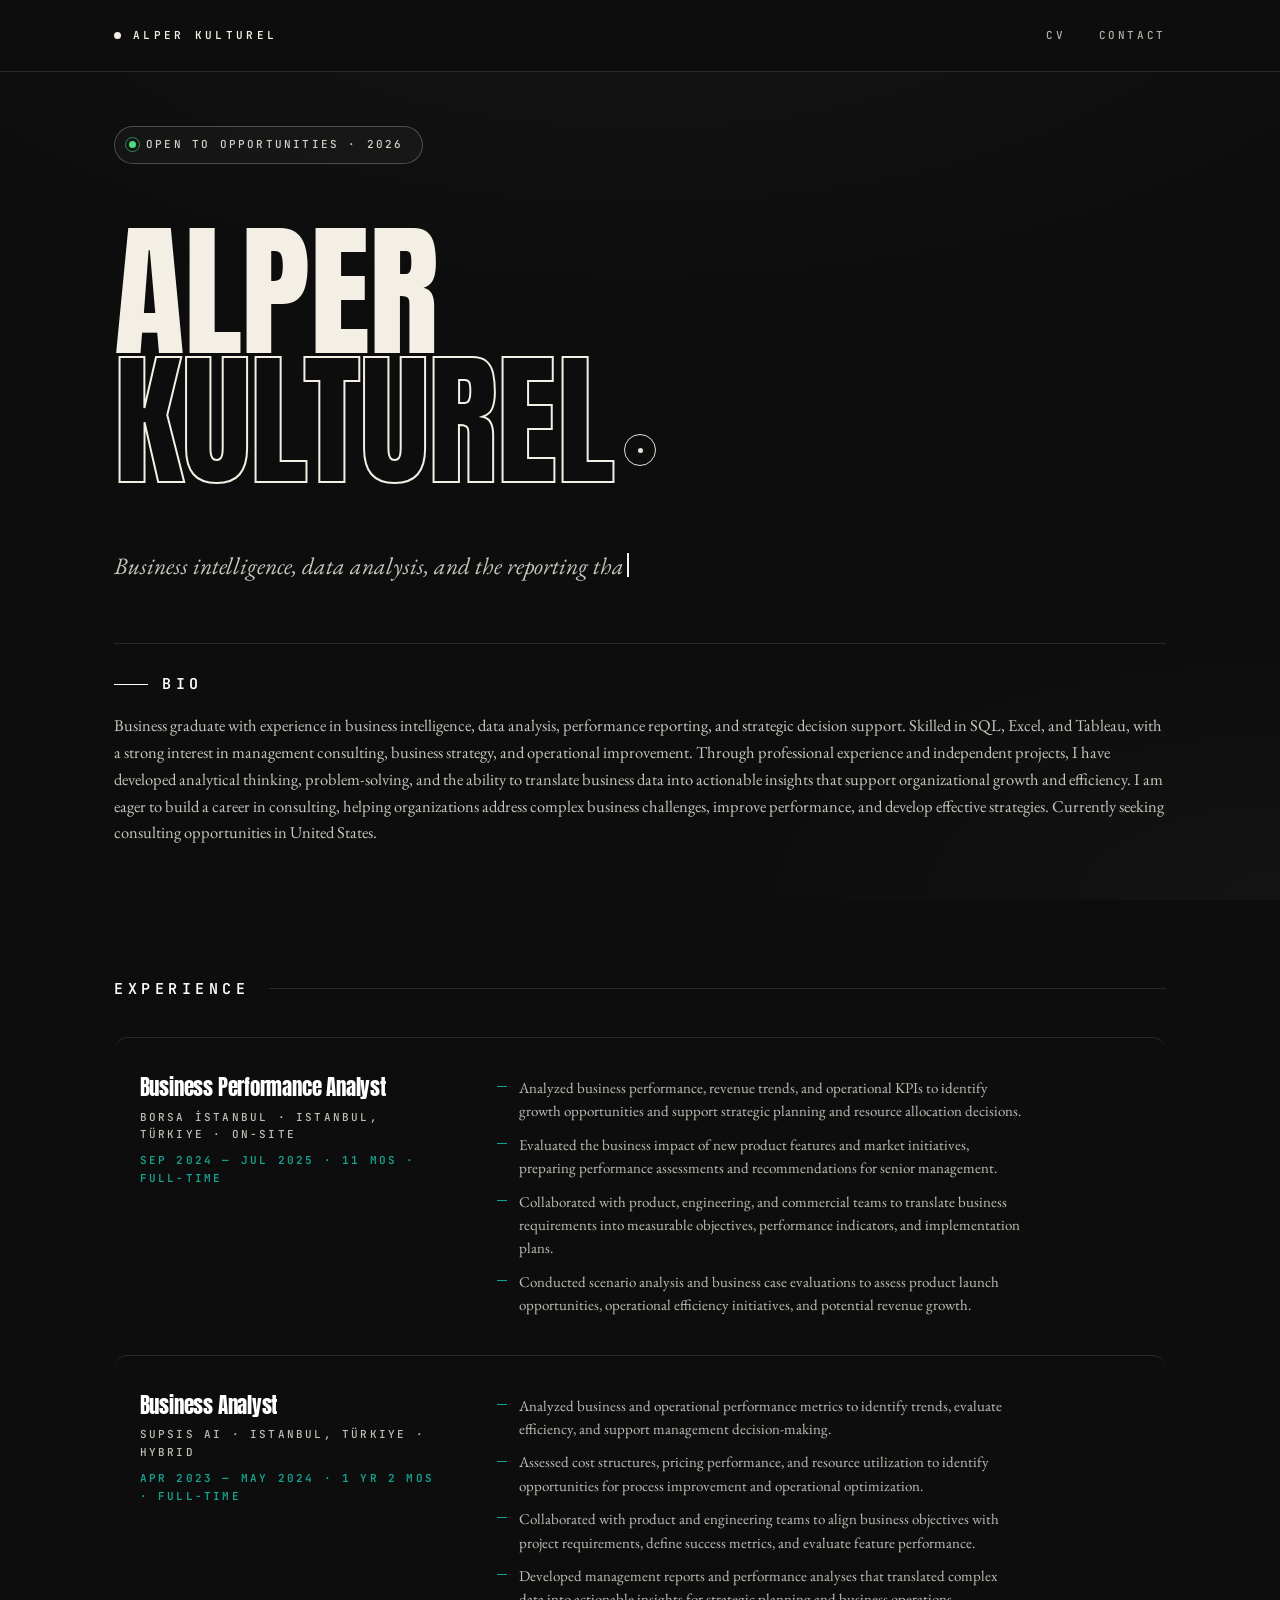
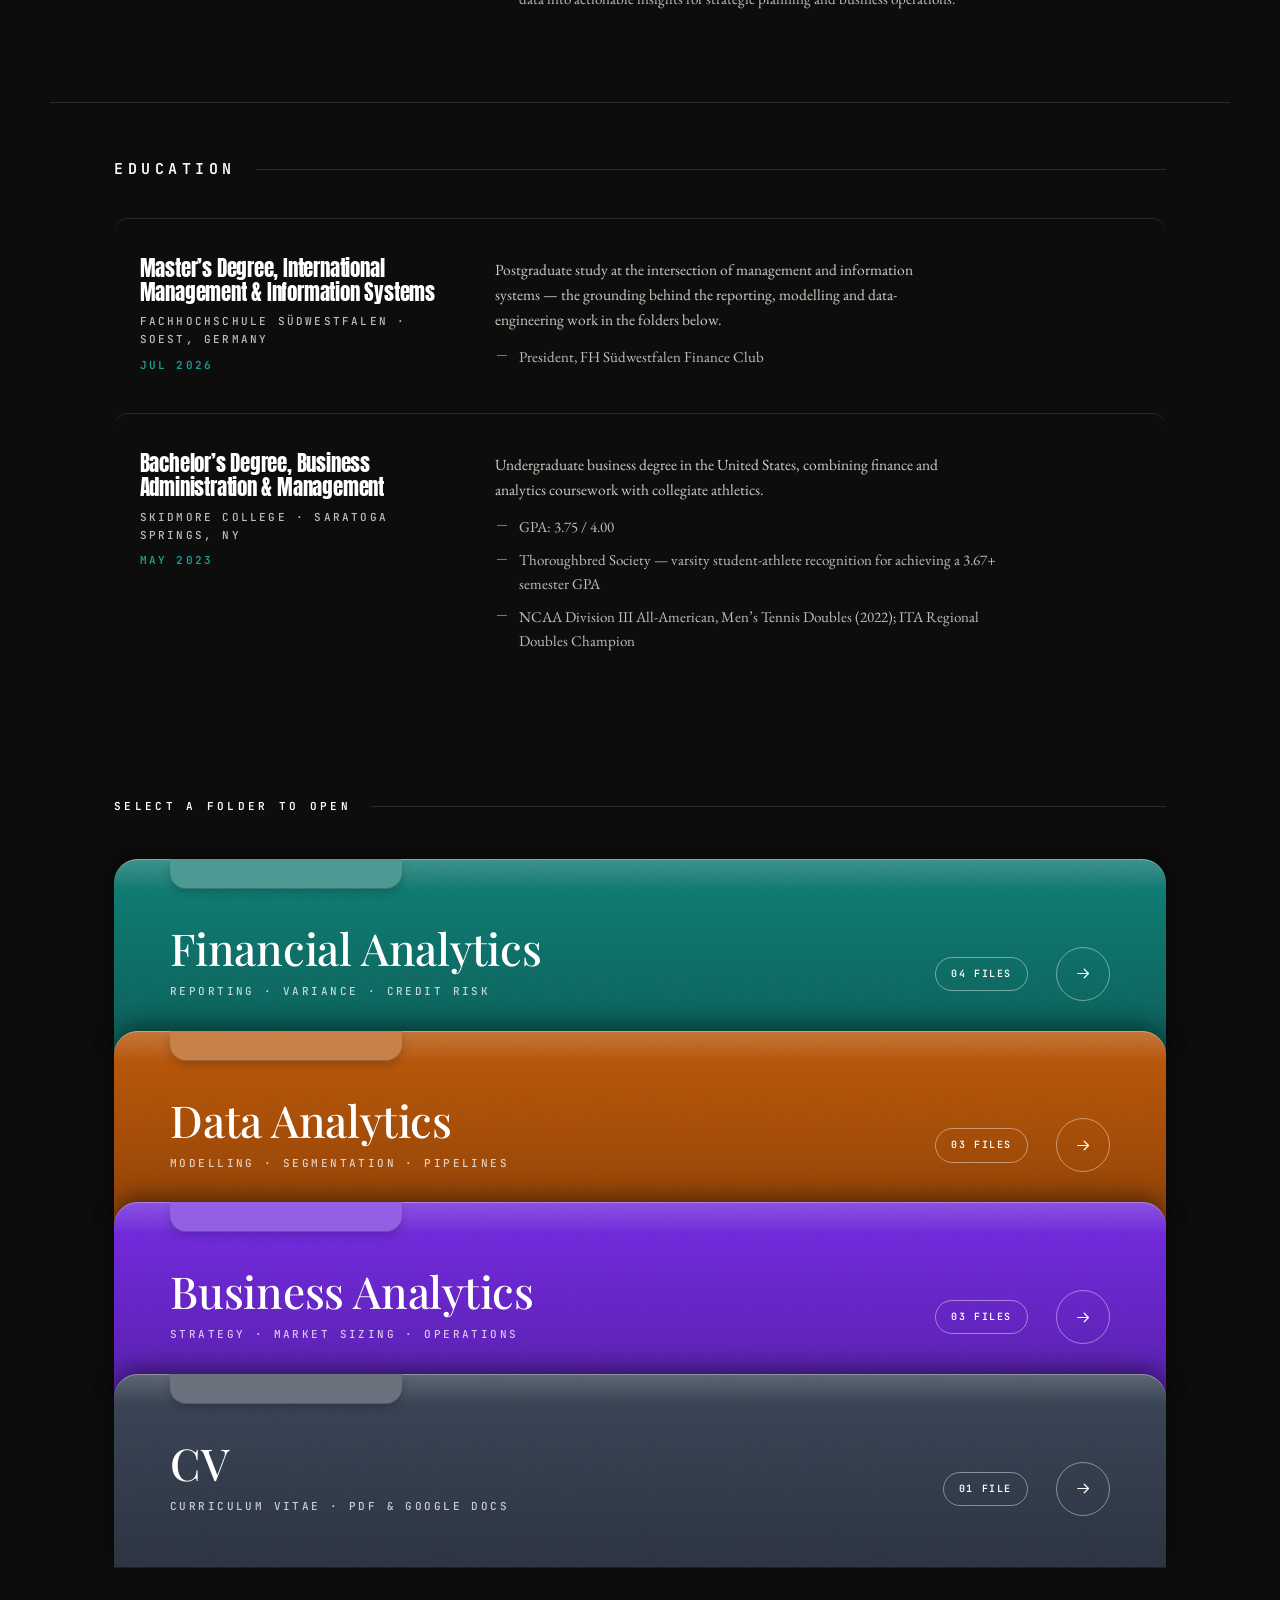
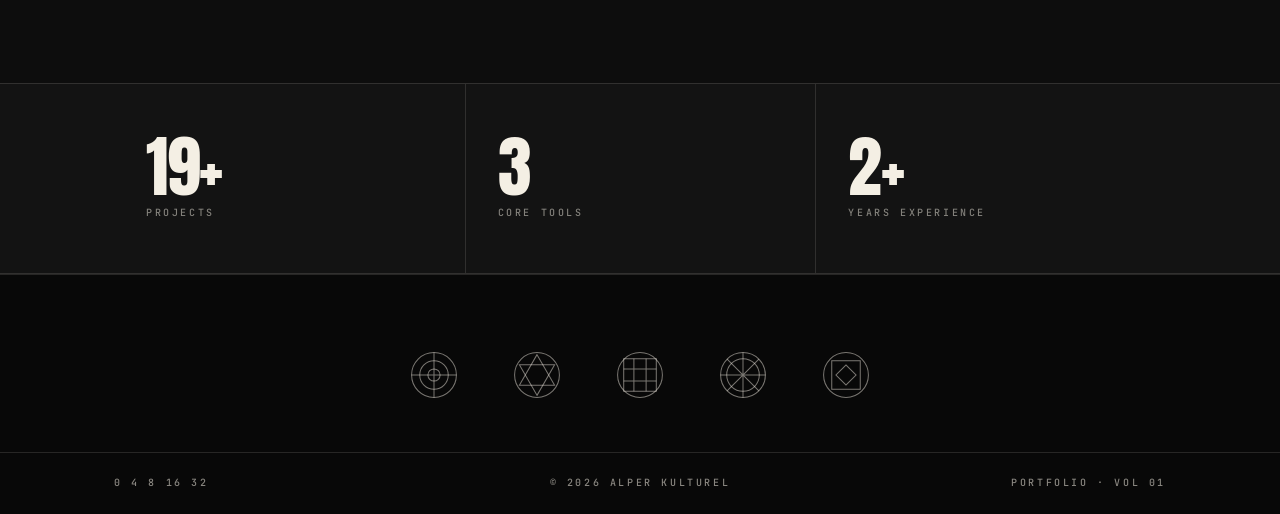
<file: index.html>
<!DOCTYPE html>
<html lang="en">
<head>
<meta charset="utf-8">
<meta name="viewport" content="width=device-width, initial-scale=1">
<title>Alper Kulturel — Business Analyst &amp; Consultant</title>
<meta name="description" content="Alper Kulturel — business graduate with experience in business intelligence, data analysis, performance reporting and strategic decision support. SQL, Excel and Tableau. Seeking consulting opportunities in the US.">
<meta name="author" content="Alper Kulturel">
<meta name="theme-color" content="#0D0D0D">
<link rel="canonical" href="https://alper-kulturel.github.io/">

<meta property="og:type" content="website">
<meta property="og:site_name" content="Alper Kulturel">
<meta property="og:title" content="Alper Kulturel — Business Analyst &amp; Consultant">
<meta property="og:description" content="Business intelligence, data analysis, and the reporting that turns them into decisions.">
<meta property="og:url" content="https://alper-kulturel.github.io/">
<meta property="og:image" content="https://alper-kulturel.github.io/assets/og.png">
<meta property="og:image:width" content="1200">
<meta property="og:image:height" content="630">
<meta property="og:image:alt" content="Alper Kulturel — the portfolio archive.">
<meta name="twitter:card" content="summary_large_image">
<meta name="twitter:title" content="Alper Kulturel — Business Analyst &amp; Consultant">
<meta name="twitter:description" content="Business intelligence, data analysis, and the reporting that turns them into decisions.">
<meta name="twitter:image" content="https://alper-kulturel.github.io/assets/og.png">

<link rel="icon" href="assets/favicon.svg" type="image/svg+xml">
<link rel="preconnect" href="https://fonts.googleapis.com">
<link rel="preconnect" href="https://fonts.gstatic.com" crossorigin>
<link href="https://fonts.googleapis.com/css2?family=Anton&amp;family=EB+Garamond:ital,wght@0,400;1,400&amp;family=JetBrains+Mono:wght@400;500;600&amp;family=Playfair+Display:wght@500;700&amp;display=swap" rel="stylesheet">
<link rel="stylesheet" href="css/style.css">
<script src="js/main.js" defer></script>

<script type="application/ld+json">
{
  "@context": "https://schema.org",
  "@type": "Person",
  "name": "Alper Kulturel",
  "jobTitle": "Business Analyst",
  "description": "Business graduate with experience in business intelligence, data analysis, performance reporting and strategic decision support. Seeking consulting opportunities in the United States.",
  "url": "https://alper-kulturel.github.io/",
  "email": "mailto:kulturelalper@gmail.com",
  "address": { "@type": "PostalAddress", "addressLocality": "Miami Beach", "addressRegion": "FL", "addressCountry": "US" },
  "sameAs": [
    "https://github.com/Alper-Kulturel",
    "https://www.linkedin.com/in/alper-kulturel-951a7421a/"
  ],
  "alumniOf": [
    { "@type": "CollegeOrUniversity", "name": "Fachhochschule Südwestfalen" },
    { "@type": "CollegeOrUniversity", "name": "Skidmore College" }
  ],
  "knowsLanguage": ["English", "Turkish", "Spanish"],
  "knowsAbout": [
    "Business Intelligence",
    "Data Analysis",
    "Performance Reporting",
    "KPI Development",
    "Strategic Decision Support",
    "Management Consulting",
    "Business Strategy",
    "Operational Improvement"
  ]
}
</script>
</head>

<body class="page--home">

<a class="skip-link" href="#main">Skip to content</a>

<header class="site-header">
  <div class="site-header__inner">
    <a class="wordmark" href="index.html">
      <span class="wordmark__pip" aria-hidden="true"></span>
      Alper Kulturel
    </a>
    <nav class="site-nav" aria-label="Primary">
      <a class="site-nav__link" href="cv.html">CV</a>
      <a class="site-nav__link" href="contact.html">Contact</a>
    </nav>
  </div>
</header>

<main id="main">

  <!-- ============================ HERO ============================ -->
  <section class="hero shell" aria-labelledby="hero-title">

    <div class="hero__top">
      <p class="status-pill">
        <span class="status-pill__dot" aria-hidden="true"></span>
        Open to opportunities &middot; 2026
      </p>
    </div>

    <h1 class="hero__title" id="hero-title">
      <span class="hero__line">Alper</span>
      <span class="hero__line hero__line--outline">Kulturel</span>
    </h1>

    <p class="hero__sub" data-typewriter="Business intelligence, data analysis, and the reporting that turns them into decisions.">Business intelligence, data analysis, and the reporting that turns them into decisions.<span class="hero__caret" aria-hidden="true"></span></p>

    <div class="hero__bio">
      <h2 class="hero__bio-title">Bio</h2>
      <p class="hero__bio-text">Business graduate with experience in business intelligence, data analysis, performance reporting, and strategic decision support. Skilled in SQL, Excel, and Tableau, with a strong interest in management consulting, business strategy, and operational improvement. Through professional experience and independent projects, I have developed analytical thinking, problem-solving, and the ability to translate business data into actionable insights that support organizational growth and efficiency. I am eager to build a career in consulting, helping organizations address complex business challenges, improve performance, and develop effective strategies. Currently seeking consulting opportunities in United States.</p>
    </div>

  </section>

  <!-- ========================= EXPERIENCE ========================= -->
  <section class="creds shell" aria-labelledby="experience-label">

    <h2 class="creds__label" id="experience-label">Experience</h2>

    <ol class="creds__list">

      <li class="cred">
        <div class="cred__meta">
          <span class="cred__role">Business Performance Analyst</span>
          <span class="cred__org">Borsa &Idot;stanbul &middot; Istanbul, T&uuml;rkiye &middot; On-site</span>
          <span class="cred__when">Sep 2024 &mdash; Jul 2025 &middot; 11 mos &middot; Full-time</span>
        </div>
        <div class="cred__body">
          <ul class="cred__points">
            <li>Analyzed business performance, revenue trends, and operational KPIs to identify growth opportunities and support strategic planning and resource allocation decisions.</li>
            <li>Evaluated the business impact of new product features and market initiatives, preparing performance assessments and recommendations for senior management.</li>
            <li>Collaborated with product, engineering, and commercial teams to translate business requirements into measurable objectives, performance indicators, and implementation plans.</li>
            <li>Conducted scenario analysis and business case evaluations to assess product launch opportunities, operational efficiency initiatives, and potential revenue growth.</li>
          </ul>
        </div>
      </li>

      <li class="cred">
        <div class="cred__meta">
          <span class="cred__role">Business Analyst</span>
          <span class="cred__org">Supsis Ai &middot; Istanbul, T&uuml;rkiye &middot; Hybrid</span>
          <span class="cred__when">Apr 2023 &mdash; May 2024 &middot; 1 yr 2 mos &middot; Full-time</span>
        </div>
        <div class="cred__body">
          <ul class="cred__points">
            <li>Analyzed business and operational performance metrics to identify trends, evaluate efficiency, and support management decision-making.</li>
            <li>Assessed cost structures, pricing performance, and resource utilization to identify opportunities for process improvement and operational optimization.</li>
            <li>Collaborated with product and engineering teams to align business objectives with project requirements, define success metrics, and evaluate feature performance.</li>
            <li>Developed management reports and performance analyses that translated complex data into actionable insights for strategic planning and business operations.</li>
          </ul>
        </div>
      </li>

    </ol>
  </section>

  <!-- ========================== EDUCATION ========================= -->
  <section class="creds shell" aria-labelledby="education-label">

    <h2 class="creds__label" id="education-label">Education</h2>

    <ol class="creds__list">

      <li class="cred">
        <div class="cred__meta">
          <span class="cred__role">Master&rsquo;s Degree, International Management &amp; Information Systems</span>
          <span class="cred__org">Fachhochschule S&uuml;dwestfalen &middot; Soest, Germany</span>
          <span class="cred__when">Jul 2026</span>
        </div>
        <div class="cred__body">
          <p class="cred__text">Postgraduate study at the intersection of management and information systems &mdash; the grounding behind the reporting, modelling and data-engineering work in the folders below.</p>
          <ul class="cred__points">
            <li>President, FH S&uuml;dwestfalen Finance Club</li>
          </ul>
        </div>
      </li>

      <li class="cred">
        <div class="cred__meta">
          <span class="cred__role">Bachelor&rsquo;s Degree, Business Administration &amp; Management</span>
          <span class="cred__org">Skidmore College &middot; Saratoga Springs, NY</span>
          <span class="cred__when">May 2023</span>
        </div>
        <div class="cred__body">
          <p class="cred__text">Undergraduate business degree in the United States, combining finance and analytics coursework with collegiate athletics.</p>
          <ul class="cred__points">
            <li>GPA: 3.75 / 4.00</li>
            <li>Thoroughbred Society &mdash; varsity student-athlete recognition for achieving a 3.67+ semester GPA</li>
            <li>NCAA Division III All-American, Men&rsquo;s Tennis Doubles (2022); ITA Regional Doubles Champion</li>
          </ul>
        </div>
      </li>

    </ol>
  </section>

  <!-- ========================== CABINET =========================== -->
  <section class="cabinet shell" aria-labelledby="cabinet-label">

    <h2 class="cabinet__label" id="cabinet-label">Select a folder to open</h2>

    <div class="cabinet__stack">

      <div class="cabinet__slot">
        <a class="folder folder--finance" href="finance.html" aria-label="Open the Financial Analytics folder — 4 files">
          <span class="folder__tab" aria-hidden="true"></span>
          <span class="folder__sheen" aria-hidden="true"></span>
          <span class="folder__inner">
            <span class="folder__body">
              <span class="folder__name">Financial Analytics</span>
              <span class="folder__desc">Reporting &middot; Variance &middot; Credit Risk</span>
            </span>
            <span class="folder__end">
              <span class="folder__count">04 files</span>
              <span class="folder__arrow" aria-hidden="true">
                <svg viewBox="0 0 24 24" fill="none" stroke="currentColor" stroke-width="1.7" stroke-linecap="round" stroke-linejoin="round"><path d="M4 12h15"/><path d="M13 6l6 6-6 6"/></svg>
              </span>
            </span>
          </span>
        </a>
      </div>

      <div class="cabinet__slot">
        <a class="folder folder--data" href="data.html" aria-label="Open the Data Analytics folder — 3 files">
          <span class="folder__tab" aria-hidden="true"></span>
          <span class="folder__sheen" aria-hidden="true"></span>
          <span class="folder__inner">
            <span class="folder__body">
              <span class="folder__name">Data Analytics</span>
              <span class="folder__desc">Modelling &middot; Segmentation &middot; Pipelines</span>
            </span>
            <span class="folder__end">
              <span class="folder__count">03 files</span>
              <span class="folder__arrow" aria-hidden="true">
                <svg viewBox="0 0 24 24" fill="none" stroke="currentColor" stroke-width="1.7" stroke-linecap="round" stroke-linejoin="round"><path d="M4 12h15"/><path d="M13 6l6 6-6 6"/></svg>
              </span>
            </span>
          </span>
        </a>
      </div>

      <div class="cabinet__slot">
        <a class="folder folder--business" href="business.html" aria-label="Open the Business Analytics folder — 3 files">
          <span class="folder__tab" aria-hidden="true"></span>
          <span class="folder__sheen" aria-hidden="true"></span>
          <span class="folder__inner">
            <span class="folder__body">
              <span class="folder__name">Business Analytics</span>
              <span class="folder__desc">Strategy &middot; Market Sizing &middot; Operations</span>
            </span>
            <span class="folder__end">
              <span class="folder__count">03 files</span>
              <span class="folder__arrow" aria-hidden="true">
                <svg viewBox="0 0 24 24" fill="none" stroke="currentColor" stroke-width="1.7" stroke-linecap="round" stroke-linejoin="round"><path d="M4 12h15"/><path d="M13 6l6 6-6 6"/></svg>
              </span>
            </span>
          </span>
        </a>
      </div>

      <div class="cabinet__slot">
        <a class="folder folder--cv" href="cv.html" aria-label="Open the CV folder — view and download the CV">
          <span class="folder__tab" aria-hidden="true"></span>
          <span class="folder__sheen" aria-hidden="true"></span>
          <span class="folder__inner">
            <span class="folder__body">
              <span class="folder__name">CV</span>
              <span class="folder__desc">Curriculum Vitae &middot; PDF &amp; Google Docs</span>
            </span>
            <span class="folder__end">
              <span class="folder__count">01 file</span>
              <span class="folder__arrow" aria-hidden="true">
                <svg viewBox="0 0 24 24" fill="none" stroke="currentColor" stroke-width="1.7" stroke-linecap="round" stroke-linejoin="round"><path d="M4 12h15"/><path d="M13 6l6 6-6 6"/></svg>
              </span>
            </span>
          </span>
        </a>
      </div>

    </div>
  </section>

  <!-- =========================== STATS ============================ -->
  <section class="stats" aria-label="Archive at a glance">
    <div class="shell">
      <div class="stats__row">
        <div class="stat">
          <span class="stat__num" data-count="20" data-suffix="+">20+</span>
          <span class="stat__label">Projects</span>
        </div>
        <div class="stat">
          <span class="stat__num" data-count="3">3</span>
          <span class="stat__label">Core Tools</span>
        </div>
        <div class="stat">
          <span class="stat__num" data-count="2" data-suffix="+">2+</span>
          <span class="stat__label">Years Experience</span>
        </div>
      </div>
    </div>
  </section>

</main>

<!-- ============================ FOOTER ============================ -->
<footer class="site-footer">

  <div class="shell">
    <div class="footer__icons" aria-hidden="true">
      <span class="footer__icon-wrap"><svg class="footer__icon" viewBox="0 0 48 48" fill="none" stroke="currentColor" stroke-width="1"><circle cx="24" cy="24" r="22"/><circle cx="24" cy="24" r="14"/><circle cx="24" cy="24" r="6"/><path d="M2 24h44M24 2v44"/></svg></span>
      <span class="footer__icon-wrap"><svg class="footer__icon" viewBox="0 0 48 48" fill="none" stroke="currentColor" stroke-width="1"><circle cx="24" cy="24" r="22"/><path d="M24 4 41.3 34H6.7Z"/><path d="M24 44 6.7 14h34.6Z"/></svg></span>
      <span class="footer__icon-wrap"><svg class="footer__icon" viewBox="0 0 48 48" fill="none" stroke="currentColor" stroke-width="1"><circle cx="24" cy="24" r="22"/><path d="M8 8h32v32H8z"/><path d="M8 18h32M8 30h32M18 8v32M30 8v32"/></svg></span>
      <span class="footer__icon-wrap"><svg class="footer__icon" viewBox="0 0 48 48" fill="none" stroke="currentColor" stroke-width="1"><circle cx="24" cy="24" r="22"/><circle cx="24" cy="24" r="16"/><path d="M24 2v44M2 24h44M8.4 8.4l31.2 31.2M39.6 8.4 8.4 39.6"/></svg></span>
      <span class="footer__icon-wrap"><svg class="footer__icon" viewBox="0 0 48 48" fill="none" stroke="currentColor" stroke-width="1"><circle cx="24" cy="24" r="22"/><rect x="10" y="10" width="28" height="28"/><rect x="17" y="17" width="14" height="14" transform="rotate(45 24 24)"/></svg></span>
    </div>
  </div>

  <div class="footer__barwrap">
    <div class="footer__bar">
      <span class="footer__scale">0 4 8 16 32</span>
      <span class="footer__copy">&copy; 2026 Alper Kulturel</span>
      <span class="footer__tag">Portfolio &middot; Vol 01</span>
    </div>
  </div>

</footer>

</body>
</html>
</file>
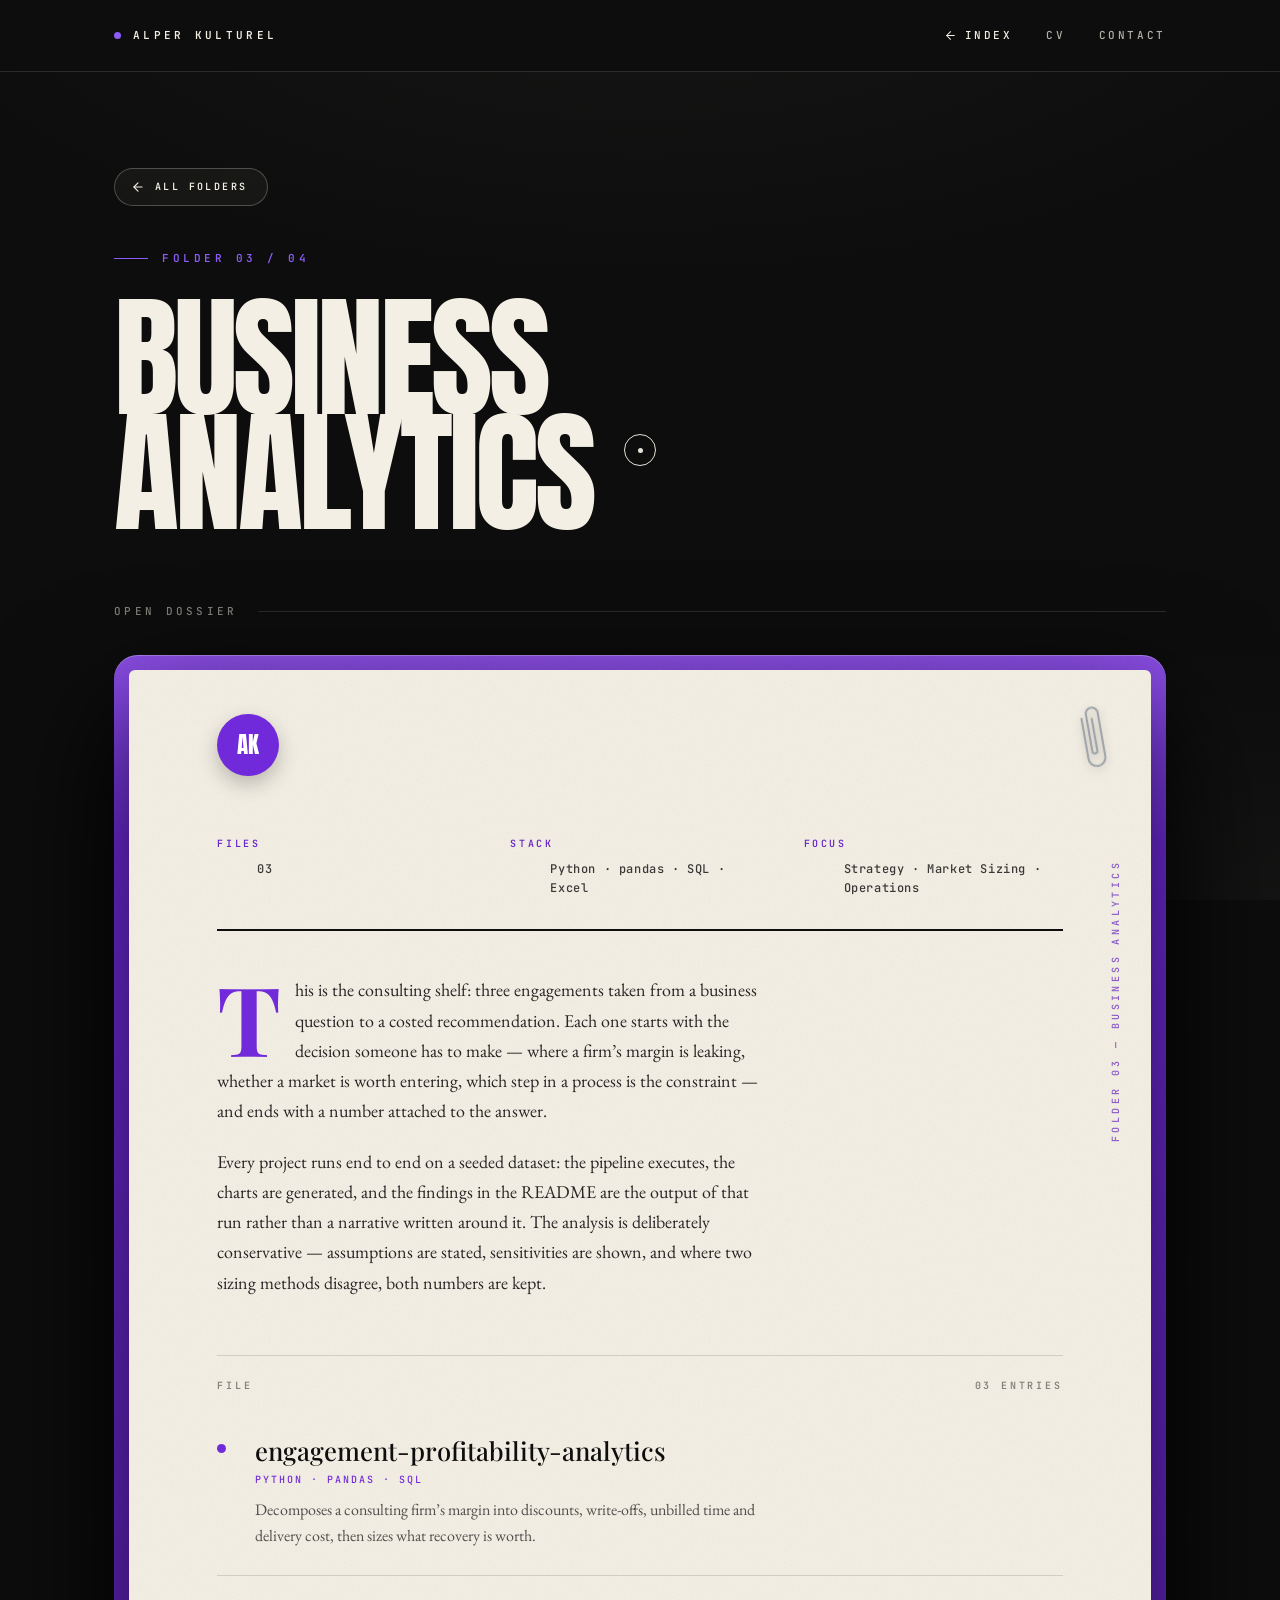
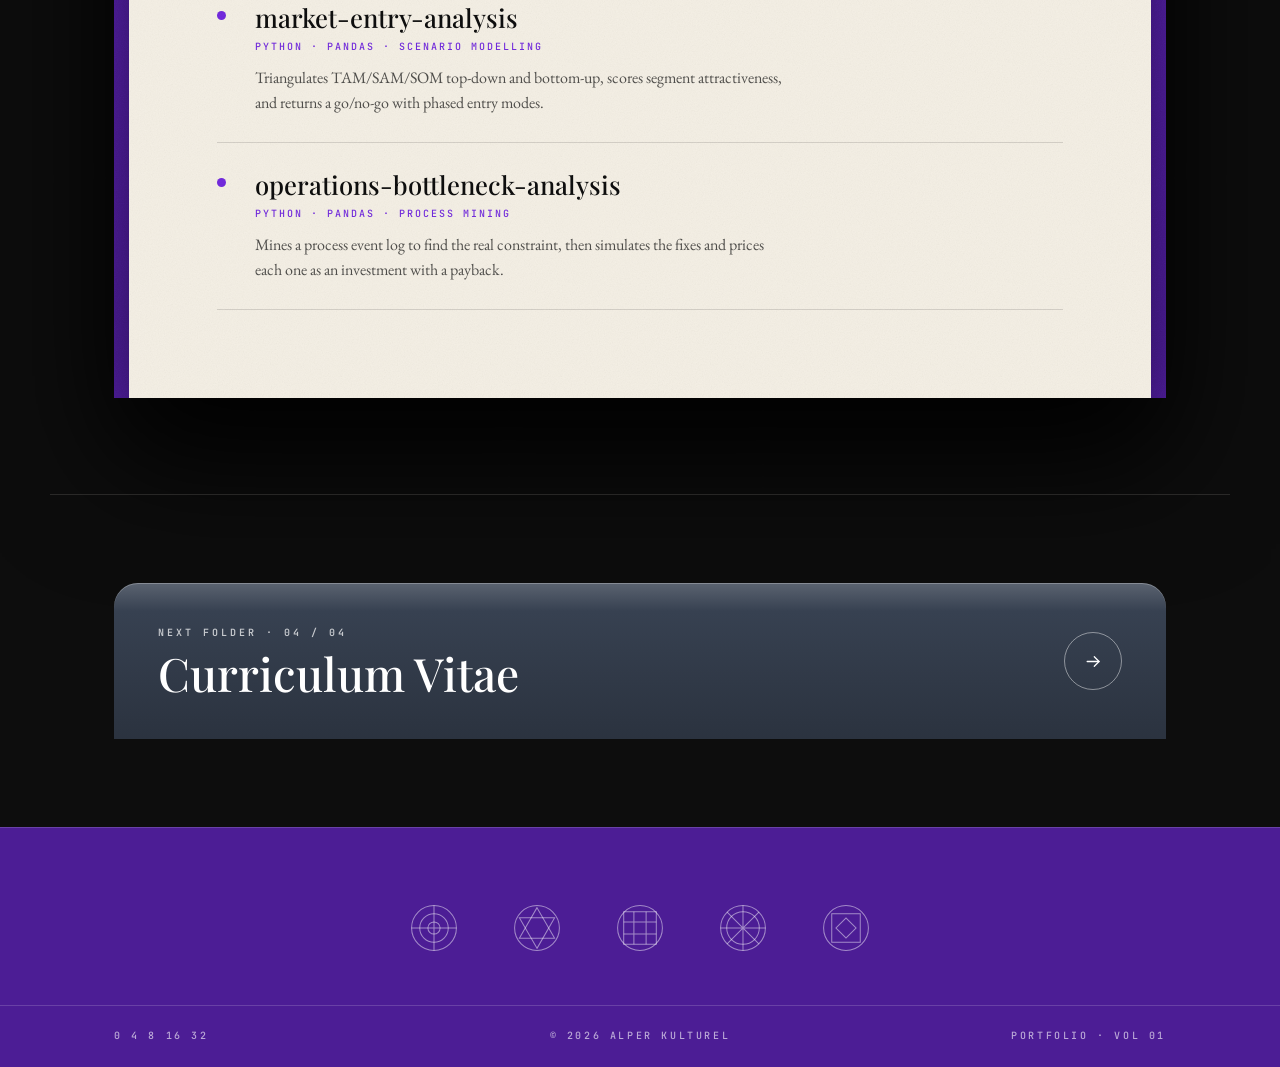
<file: business.html>
<!DOCTYPE html>
<html lang="en">
<head>
<meta charset="utf-8">
<meta name="viewport" content="width=device-width, initial-scale=1">
<title>Business Analytics — Alper Kulturel</title>
<meta name="description" content="Engagement profitability, market entry sizing and process bottleneck analysis — three consulting-grade business analytics projects by Alper Kulturel.">
<meta name="author" content="Alper Kulturel">
<meta name="theme-color" content="#0D0D0D">
<link rel="canonical" href="https://alper-kulturel.github.io/business.html">

<meta property="og:type" content="website">
<meta property="og:site_name" content="Alper Kulturel">
<meta property="og:title" content="Business Analytics — Alper Kulturel">
<meta property="og:description" content="Where margin leaks, whether a market is worth entering, and where a process breaks — answered with data.">
<meta property="og:url" content="https://alper-kulturel.github.io/business.html">
<meta property="og:image" content="https://alper-kulturel.github.io/assets/og.png">
<meta property="og:image:width" content="1200">
<meta property="og:image:height" content="630">
<meta property="og:image:alt" content="Alper Kulturel — the portfolio archive.">
<meta name="twitter:card" content="summary_large_image">
<meta name="twitter:title" content="Business Analytics — Alper Kulturel">
<meta name="twitter:description" content="Where margin leaks, whether a market is worth entering, and where a process breaks — answered with data.">
<meta name="twitter:image" content="https://alper-kulturel.github.io/assets/og.png">

<link rel="icon" href="assets/favicon.svg" type="image/svg+xml">
<link rel="preconnect" href="https://fonts.googleapis.com">
<link rel="preconnect" href="https://fonts.gstatic.com" crossorigin>
<link href="https://fonts.googleapis.com/css2?family=Anton&amp;family=EB+Garamond:ital,wght@0,400;1,400&amp;family=JetBrains+Mono:wght@400;500;600&amp;family=Playfair+Display:wght@500;700&amp;display=swap" rel="stylesheet">
<link rel="stylesheet" href="css/style.css">
<script src="js/main.js" defer></script>

<script type="application/ld+json">
{
  "@context": "https://schema.org",
  "@type": "CollectionPage",
  "name": "Business Analytics — Alper Kulturel",
  "url": "https://alper-kulturel.github.io/business.html",
  "about": "Business analytics and consulting projects: engagement profitability, market entry analysis and operations bottleneck analysis.",
  "author": { "@type": "Person", "name": "Alper Kulturel", "url": "https://alper-kulturel.github.io/" }
}
</script>
</head>

<body class="page--folder page--business">

<a class="skip-link" href="#main">Skip to content</a>

<header class="site-header">
  <div class="site-header__inner">
    <a class="wordmark" href="index.html">
      <span class="wordmark__pip" aria-hidden="true"></span>
      Alper Kulturel
    </a>
    <nav class="site-nav" aria-label="Primary">
      <a class="site-nav__link site-nav__link--back" href="index.html" aria-label="Back to all folders">
        <svg viewBox="0 0 24 24" fill="none" stroke="currentColor" stroke-width="1.9" stroke-linecap="round" stroke-linejoin="round" aria-hidden="true"><path d="M19 12H5"/><path d="m12 19-7-7 7-7"/></svg>
        <span>Index</span>
      </a>
      <a class="site-nav__link" href="cv.html">CV</a>
      <a class="site-nav__link" href="contact.html">Contact</a>
    </nav>
  </div>
</header>

<main id="main">

  <header class="page-head shell">

    <div class="page-head__top">
      <a class="back-link" href="index.html">
        <svg viewBox="0 0 24 24" fill="none" stroke="currentColor" stroke-width="1.9" stroke-linecap="round" stroke-linejoin="round" aria-hidden="true"><path d="M19 12H5"/><path d="m12 19-7-7 7-7"/></svg>
        All folders
      </a>
    </div>

    <p class="kicker">Folder 03 / 04</p>
    <h1 class="page-title">Business<br>Analytics</h1>
  </header>

  <section class="dossier-section shell" aria-labelledby="dossier-label">

    <h2 class="dossier-section__label" id="dossier-label">Open dossier</h2>

    <div class="dossier">

      <div class="dossier__stage" aria-hidden="true">
        <div class="dossier__flap"></div>
      </div>

      <div class="dossier__back">
        <article class="paper">

          <svg class="paper__clip" viewBox="0 0 40 92" fill="none" stroke="currentColor" stroke-width="2.4" stroke-linecap="round" stroke-linejoin="round" aria-hidden="true">
            <path d="M14 22V70a10 10 0 0 0 20 0V18a7 7 0 0 0-14 0v44a3 3 0 0 0 6 0V24"/>
          </svg>

          <div class="paper__monogram" aria-hidden="true">AK</div>
          <span class="paper__edge" aria-hidden="true">Folder 03 &mdash; Business Analytics</span>

          <dl class="paper__meta">
            <div class="meta__item">
              <dt class="meta__label">Files</dt>
              <dd class="meta__value">03</dd>
            </div>
            <div class="meta__item">
              <dt class="meta__label">Stack</dt>
              <dd class="meta__value">Python &middot; pandas &middot; SQL &middot; Excel</dd>
            </div>
            <div class="meta__item">
              <dt class="meta__label">Focus</dt>
              <dd class="meta__value">Strategy &middot; Market Sizing &middot; Operations</dd>
            </div>
          </dl>

          <p class="paper__lede">This is the consulting shelf: three engagements taken from a business question to a costed recommendation. Each one starts with the decision someone has to make &mdash; where a firm&rsquo;s margin is leaking, whether a market is worth entering, which step in a process is the constraint &mdash; and ends with a number attached to the answer.</p>
          <p class="paper__lede paper__lede--plain">Every project runs end to end on a seeded dataset: the pipeline executes, the charts are generated, and the findings in the README are the output of that run rather than a narrative written around it. The analysis is deliberately conservative &mdash; assumptions are stated, sensitivities are shown, and where two sizing methods disagree, both numbers are kept.</p>

          <div class="files">

            <div class="files__head">
              <span>File</span>
              <span>03 entries</span>
            </div>

            <div class="file">
              <a class="file__link" href="https://github.com/Alper-Kulturel/engagement-profitability-analytics" target="_blank" rel="noopener noreferrer">
                <span class="file__dot" aria-hidden="true"></span>
                <span class="file__body">
                  <span class="file__title">engagement-profitability-analytics</span>
                  <span class="file__stack">Python &middot; pandas &middot; SQL</span>
                  <span class="file__desc">Decomposes a consulting firm&rsquo;s margin into discounts, write-offs, unbilled time and delivery cost, then sizes what recovery is worth.</span>
                </span>
                <span class="file__arrow" aria-hidden="true"><svg viewBox="0 0 24 24" fill="none" stroke="currentColor" stroke-width="1.6" stroke-linecap="round" stroke-linejoin="round"><path d="M7 17 17 7"/><path d="M8 7h9v9"/></svg></span>
              </a>
            </div>

            <div class="file">
              <a class="file__link" href="https://github.com/Alper-Kulturel/market-entry-analysis" target="_blank" rel="noopener noreferrer">
                <span class="file__dot" aria-hidden="true"></span>
                <span class="file__body">
                  <span class="file__title">market-entry-analysis</span>
                  <span class="file__stack">Python &middot; pandas &middot; Scenario Modelling</span>
                  <span class="file__desc">Triangulates TAM/SAM/SOM top-down and bottom-up, scores segment attractiveness, and returns a go/no-go with phased entry modes.</span>
                </span>
                <span class="file__arrow" aria-hidden="true"><svg viewBox="0 0 24 24" fill="none" stroke="currentColor" stroke-width="1.6" stroke-linecap="round" stroke-linejoin="round"><path d="M7 17 17 7"/><path d="M8 7h9v9"/></svg></span>
              </a>
            </div>

            <div class="file">
              <a class="file__link" href="https://github.com/Alper-Kulturel/operations-bottleneck-analysis" target="_blank" rel="noopener noreferrer">
                <span class="file__dot" aria-hidden="true"></span>
                <span class="file__body">
                  <span class="file__title">operations-bottleneck-analysis</span>
                  <span class="file__stack">Python &middot; pandas &middot; Process Mining</span>
                  <span class="file__desc">Mines a process event log to find the real constraint, then simulates the fixes and prices each one as an investment with a payback.</span>
                </span>
                <span class="file__arrow" aria-hidden="true"><svg viewBox="0 0 24 24" fill="none" stroke="currentColor" stroke-width="1.6" stroke-linecap="round" stroke-linejoin="round"><path d="M7 17 17 7"/><path d="M8 7h9v9"/></svg></span>
              </a>
            </div>

          </div>

        </article>
      </div>

    </div>
  </section>

  <section class="next-folder shell" aria-label="Next folder">
    <a class="next-folder__link" href="cv.html" style="--next: var(--cv)">
      <span class="next-folder__text">
        <span class="next-folder__kicker">Next folder &middot; 04 / 04</span>
        <span class="next-folder__name">Curriculum Vitae</span>
      </span>
      <span class="next-folder__arrow" aria-hidden="true"><svg viewBox="0 0 24 24" fill="none" stroke="currentColor" stroke-width="1.6" stroke-linecap="round" stroke-linejoin="round"><path d="M4 12h15"/><path d="M13 6l6 6-6 6"/></svg></span>
    </a>
  </section>

</main>

<footer class="site-footer">

  <div class="shell">
    <div class="footer__icons" aria-hidden="true">
      <span class="footer__icon-wrap"><svg class="footer__icon" viewBox="0 0 48 48" fill="none" stroke="currentColor" stroke-width="1"><circle cx="24" cy="24" r="22"/><circle cx="24" cy="24" r="14"/><circle cx="24" cy="24" r="6"/><path d="M2 24h44M24 2v44"/></svg></span>
      <span class="footer__icon-wrap"><svg class="footer__icon" viewBox="0 0 48 48" fill="none" stroke="currentColor" stroke-width="1"><circle cx="24" cy="24" r="22"/><path d="M24 4 41.3 34H6.7Z"/><path d="M24 44 6.7 14h34.6Z"/></svg></span>
      <span class="footer__icon-wrap"><svg class="footer__icon" viewBox="0 0 48 48" fill="none" stroke="currentColor" stroke-width="1"><circle cx="24" cy="24" r="22"/><path d="M8 8h32v32H8z"/><path d="M8 18h32M8 30h32M18 8v32M30 8v32"/></svg></span>
      <span class="footer__icon-wrap"><svg class="footer__icon" viewBox="0 0 48 48" fill="none" stroke="currentColor" stroke-width="1"><circle cx="24" cy="24" r="22"/><circle cx="24" cy="24" r="16"/><path d="M24 2v44M2 24h44M8.4 8.4l31.2 31.2M39.6 8.4 8.4 39.6"/></svg></span>
      <span class="footer__icon-wrap"><svg class="footer__icon" viewBox="0 0 48 48" fill="none" stroke="currentColor" stroke-width="1"><circle cx="24" cy="24" r="22"/><rect x="10" y="10" width="28" height="28"/><rect x="17" y="17" width="14" height="14" transform="rotate(45 24 24)"/></svg></span>
    </div>
  </div>

  <div class="footer__barwrap">
    <div class="footer__bar">
      <span class="footer__scale">0 4 8 16 32</span>
      <span class="footer__copy">&copy; 2026 Alper Kulturel</span>
      <span class="footer__tag">Portfolio &middot; Vol 01</span>
    </div>
  </div>

</footer>

</body>
</html>
</file>
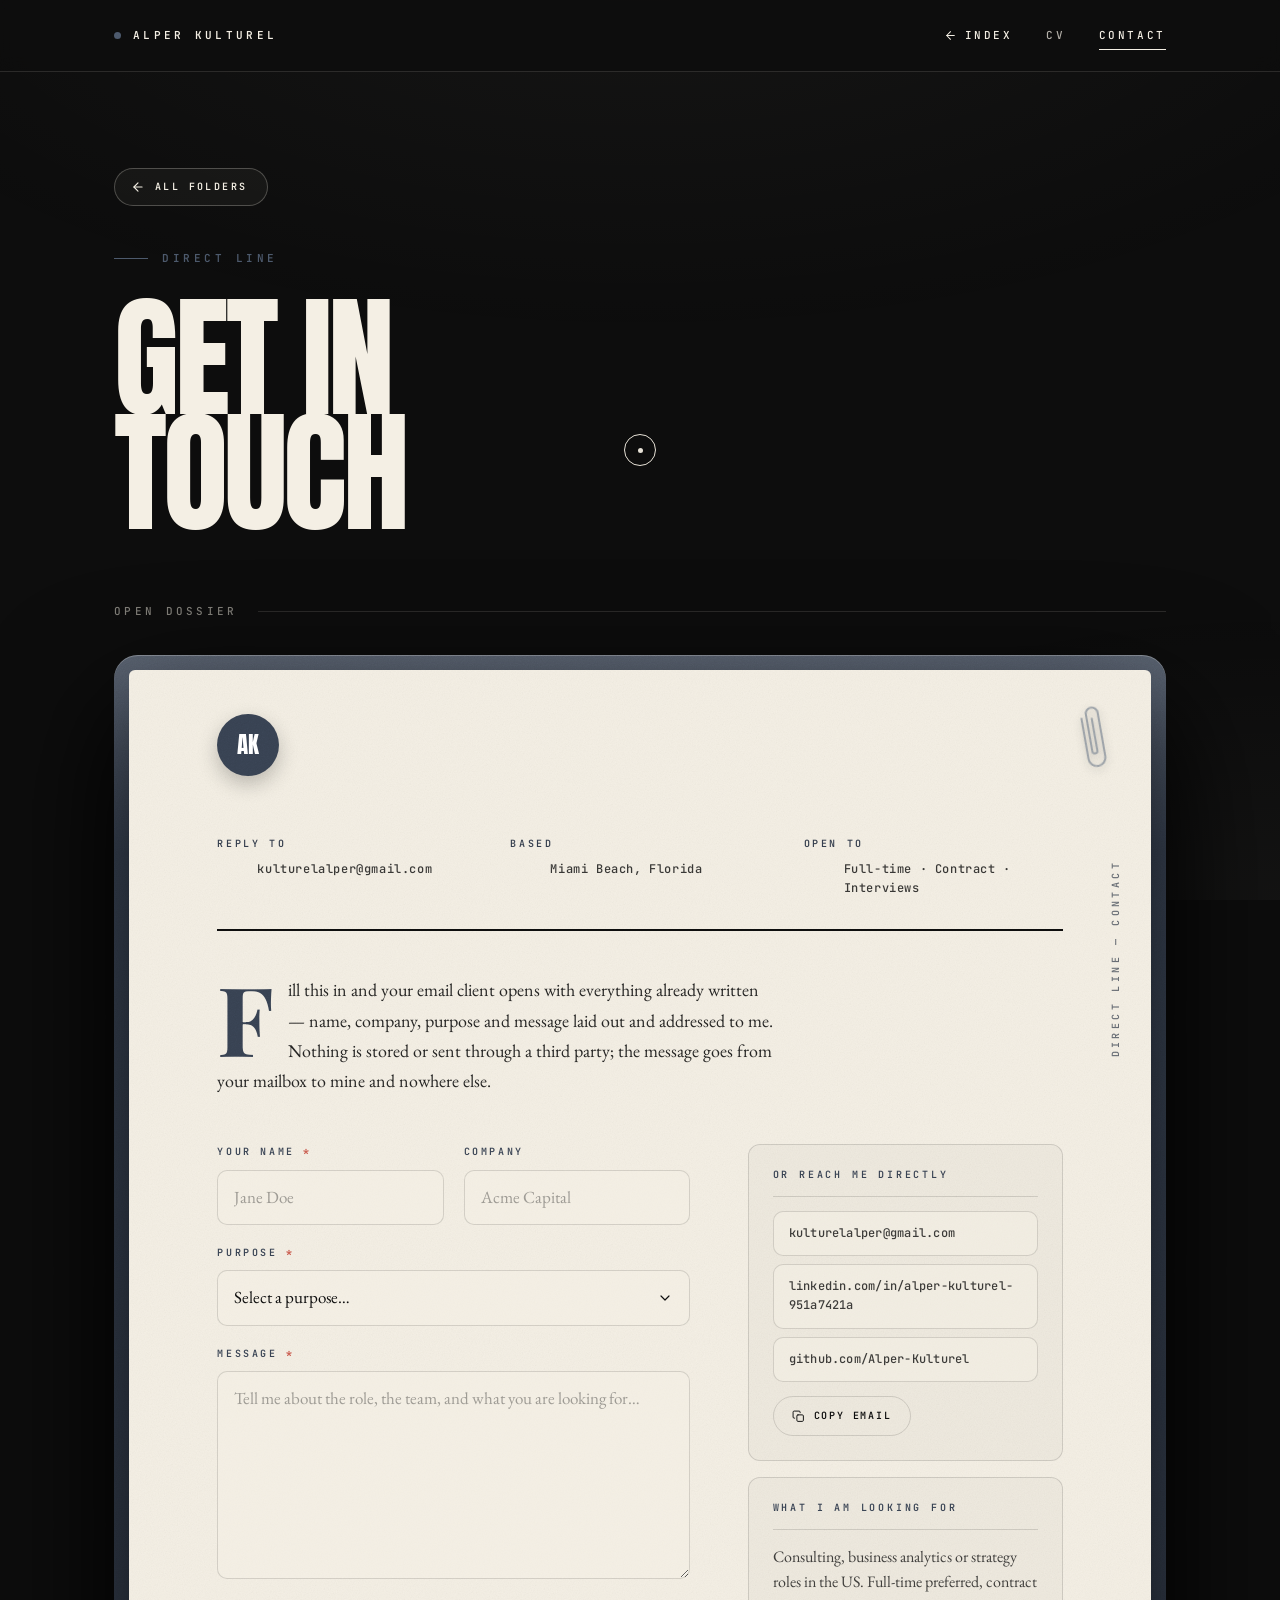
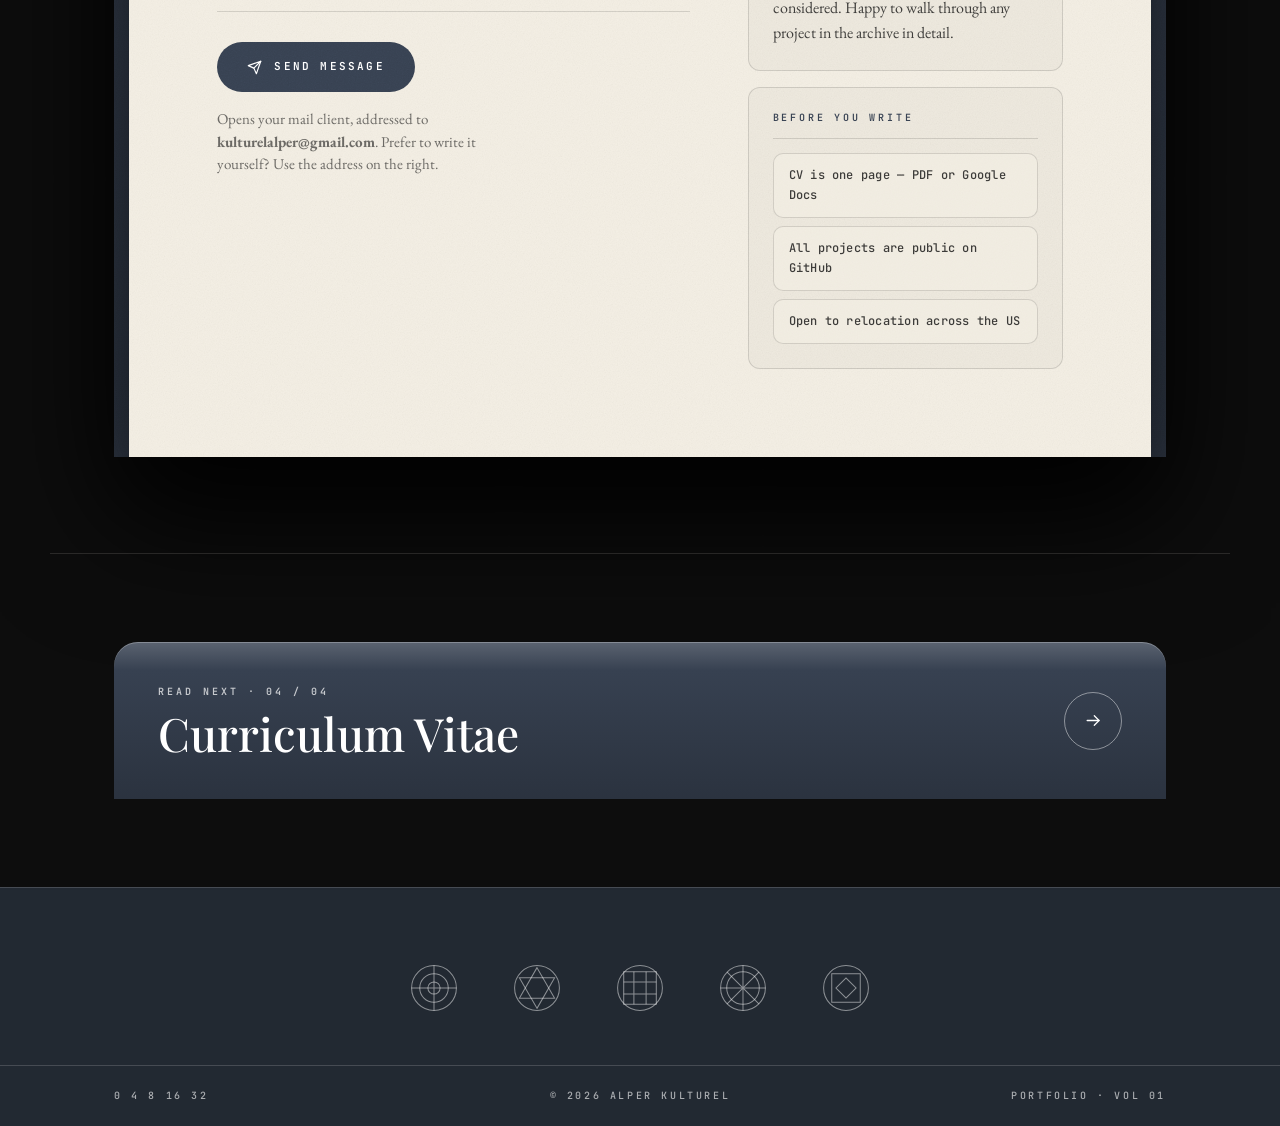
<file: contact.html>
<!DOCTYPE html>
<html lang="en">
<head>
<meta charset="utf-8">
<meta name="viewport" content="width=device-width, initial-scale=1">
<title>Contact — Alper Kulturel</title>
<meta name="description" content="Get in touch with Alper Kulturel — business analyst open to consulting, business analytics and strategy roles in the US.">
<meta name="author" content="Alper Kulturel">
<meta name="theme-color" content="#0D0D0D">
<link rel="canonical" href="https://alper-kulturel.github.io/contact.html">

<meta property="og:type" content="website">
<meta property="og:site_name" content="Alper Kulturel">
<meta property="og:title" content="Contact — Alper Kulturel">
<meta property="og:description" content="Open to consulting, business analytics and strategy roles in the US.">
<meta property="og:url" content="https://alper-kulturel.github.io/contact.html">
<meta property="og:image" content="https://alper-kulturel.github.io/assets/og.png">
<meta property="og:image:width" content="1200">
<meta property="og:image:height" content="630">
<meta property="og:image:alt" content="Alper Kulturel — the portfolio archive.">
<meta name="twitter:card" content="summary_large_image">
<meta name="twitter:title" content="Contact — Alper Kulturel">
<meta name="twitter:description" content="Open to consulting, business analytics and strategy roles in the US.">
<meta name="twitter:image" content="https://alper-kulturel.github.io/assets/og.png">

<link rel="icon" href="assets/favicon.svg" type="image/svg+xml">
<link rel="preconnect" href="https://fonts.googleapis.com">
<link rel="preconnect" href="https://fonts.gstatic.com" crossorigin>
<link href="https://fonts.googleapis.com/css2?family=Anton&amp;family=EB+Garamond:ital,wght@0,400;1,400&amp;family=JetBrains+Mono:wght@400;500;600&amp;family=Playfair+Display:wght@500;700&amp;display=swap" rel="stylesheet">
<link rel="stylesheet" href="css/style.css">
<script src="js/main.js" defer></script>
</head>

<body class="page--contact">

<a class="skip-link" href="#main">Skip to content</a>

<header class="site-header">
  <div class="site-header__inner">
    <a class="wordmark" href="index.html">
      <span class="wordmark__pip" aria-hidden="true"></span>
      Alper Kulturel
    </a>
    <nav class="site-nav" aria-label="Primary">
      <a class="site-nav__link site-nav__link--back" href="index.html" aria-label="Back to all folders">
        <svg viewBox="0 0 24 24" fill="none" stroke="currentColor" stroke-width="1.9" stroke-linecap="round" stroke-linejoin="round" aria-hidden="true"><path d="M19 12H5"/><path d="m12 19-7-7 7-7"/></svg>
        <span>Index</span>
      </a>
      <a class="site-nav__link" href="cv.html">CV</a>
      <a class="site-nav__link" href="contact.html" aria-current="page">Contact</a>
    </nav>
  </div>
</header>

<main id="main">

  <header class="page-head shell">

    <div class="page-head__top">
      <a class="back-link" href="index.html">
        <svg viewBox="0 0 24 24" fill="none" stroke="currentColor" stroke-width="1.9" stroke-linecap="round" stroke-linejoin="round" aria-hidden="true"><path d="M19 12H5"/><path d="m12 19-7-7 7-7"/></svg>
        All folders
      </a>
    </div>

    <p class="kicker">Direct line</p>
    <h1 class="page-title">Get in<br>Touch</h1>
  </header>

  <section class="dossier-section shell" aria-labelledby="dossier-label">

    <h2 class="dossier-section__label" id="dossier-label">Open dossier</h2>

    <div class="dossier">

      <div class="dossier__stage" aria-hidden="true">
        <div class="dossier__flap"></div>
      </div>

      <div class="dossier__back">
        <article class="paper">

          <svg class="paper__clip" viewBox="0 0 40 92" fill="none" stroke="currentColor" stroke-width="2.4" stroke-linecap="round" stroke-linejoin="round" aria-hidden="true">
            <path d="M14 22V70a10 10 0 0 0 20 0V18a7 7 0 0 0-14 0v44a3 3 0 0 0 6 0V24"/>
          </svg>

          <div class="paper__monogram" aria-hidden="true">AK</div>
          <span class="paper__edge" aria-hidden="true">Direct line &mdash; Contact</span>

          <dl class="paper__meta">
            <div class="meta__item">
              <dt class="meta__label">Reply to</dt>
              <dd class="meta__value">kulturelalper@gmail.com</dd>
            </div>
            <div class="meta__item">
              <dt class="meta__label">Based</dt>
              <dd class="meta__value">Miami Beach, Florida</dd>
            </div>
            <div class="meta__item">
              <dt class="meta__label">Open to</dt>
              <dd class="meta__value">Full-time &middot; Contract &middot; Interviews</dd>
            </div>
          </dl>

          <p class="paper__lede">Fill this in and your email client opens with everything already written &mdash; name, company, purpose and message laid out and addressed to me. Nothing is stored or sent through a third party; the message goes from your mailbox to mine and nowhere else.</p>

          <div class="contact-grid">

            <form class="cform" id="contact-form" data-recipient="kulturelalper@gmail.com" novalidate>

              <div class="cform__row">
                <label class="field" for="cf-name">
                  <span class="field__label">Your name <span class="field__req" aria-hidden="true">*</span></span>
                  <input class="field__input" type="text" id="cf-name" name="name" autocomplete="name" placeholder="Jane Doe" required>
                  <span class="field__error">Please enter your name</span>
                </label>

                <label class="field" for="cf-company">
                  <span class="field__label">Company</span>
                  <input class="field__input" type="text" id="cf-company" name="company" autocomplete="organization" placeholder="Acme Capital">
                  <span class="field__error">Please enter your company</span>
                </label>
              </div>

              <label class="field" for="cf-purpose">
                <span class="field__label">Purpose <span class="field__req" aria-hidden="true">*</span></span>
                <select class="field__select" id="cf-purpose" name="purpose" required>
                  <option value="">Select a purpose&hellip;</option>
                  <option value="Full-time role">Full-time role</option>
                  <option value="Contract or consulting">Contract or consulting</option>
                  <option value="Interview request">Interview request</option>
                  <option value="Collaboration">Collaboration</option>
                  <option value="Question about a project">Question about a project</option>
                  <option value="Other">Other</option>
                </select>
                <span class="field__error">Please choose a purpose</span>
              </label>

              <label class="field" for="cf-message">
                <span class="field__label">Message <span class="field__req" aria-hidden="true">*</span></span>
                <textarea class="field__textarea" id="cf-message" name="message" rows="7" placeholder="Tell me about the role, the team, and what you are looking for&hellip;" required></textarea>
                <span class="field__error">Please write a message</span>
              </label>

              <div class="cform__actions">
                <button class="cform__submit" type="submit">
                  <svg viewBox="0 0 24 24" fill="none" stroke="currentColor" stroke-width="1.8" stroke-linecap="round" stroke-linejoin="round" aria-hidden="true"><path d="M22 2 11 13"/><path d="M22 2 15 22l-4-9-9-4Z"/></svg>
                  Send message
                </button>
                <p class="cform__hint">Opens your mail client, addressed to <strong>kulturelalper@gmail.com</strong>. Prefer to write it yourself? Use the address on the right.</p>
              </div>

              <p class="cform__status" id="cform-status" role="status" aria-live="polite"></p>

            </form>

            <aside class="contact-aside" aria-label="Other ways to reach me">

              <div class="side-card">
                <h3 class="side-card__label">Or reach me directly</h3>
                <ul class="side-card__list">
                  <li>kulturelalper@gmail.com</li>
                  <li>linkedin.com/in/alper-kulturel-951a7421a</li>
                  <li>github.com/Alper-Kulturel</li>
                </ul>
                <button class="copy-btn" type="button" data-copy="kulturelalper@gmail.com">
                  <svg viewBox="0 0 24 24" fill="none" stroke="currentColor" stroke-width="1.8" stroke-linecap="round" stroke-linejoin="round" aria-hidden="true"><rect x="9" y="9" width="12" height="12" rx="2"/><path d="M5 15H4a2 2 0 0 1-2-2V4a2 2 0 0 1 2-2h9a2 2 0 0 1 2 2v1"/></svg>
                  Copy email
                </button>
              </div>

              <div class="side-card">
                <h3 class="side-card__label">What I am looking for</h3>
                <p class="side-card__text">Consulting, business analytics or strategy roles in the US. Full-time preferred, contract considered. Happy to walk through any project in the archive in detail.</p>
              </div>

              <div class="side-card">
                <h3 class="side-card__label">Before you write</h3>
                <ul class="side-card__list">
                  <li>CV is one page &mdash; PDF or Google Docs</li>
                  <li>All projects are public on GitHub</li>
                  <li>Open to relocation across the US</li>
                </ul>
              </div>

            </aside>

          </div>

        </article>
      </div>

    </div>
  </section>

  <section class="next-folder shell" aria-label="Next folder">
    <a class="next-folder__link" href="cv.html" style="--next: var(--cv)">
      <span class="next-folder__text">
        <span class="next-folder__kicker">Read next &middot; 04 / 04</span>
        <span class="next-folder__name">Curriculum Vitae</span>
      </span>
      <span class="next-folder__arrow" aria-hidden="true"><svg viewBox="0 0 24 24" fill="none" stroke="currentColor" stroke-width="1.6" stroke-linecap="round" stroke-linejoin="round"><path d="M4 12h15"/><path d="M13 6l6 6-6 6"/></svg></span>
    </a>
  </section>

</main>

<footer class="site-footer">

  <div class="shell">
    <div class="footer__icons" aria-hidden="true">
      <span class="footer__icon-wrap"><svg class="footer__icon" viewBox="0 0 48 48" fill="none" stroke="currentColor" stroke-width="1"><circle cx="24" cy="24" r="22"/><circle cx="24" cy="24" r="14"/><circle cx="24" cy="24" r="6"/><path d="M2 24h44M24 2v44"/></svg></span>
      <span class="footer__icon-wrap"><svg class="footer__icon" viewBox="0 0 48 48" fill="none" stroke="currentColor" stroke-width="1"><circle cx="24" cy="24" r="22"/><path d="M24 4 41.3 34H6.7Z"/><path d="M24 44 6.7 14h34.6Z"/></svg></span>
      <span class="footer__icon-wrap"><svg class="footer__icon" viewBox="0 0 48 48" fill="none" stroke="currentColor" stroke-width="1"><circle cx="24" cy="24" r="22"/><path d="M8 8h32v32H8z"/><path d="M8 18h32M8 30h32M18 8v32M30 8v32"/></svg></span>
      <span class="footer__icon-wrap"><svg class="footer__icon" viewBox="0 0 48 48" fill="none" stroke="currentColor" stroke-width="1"><circle cx="24" cy="24" r="22"/><circle cx="24" cy="24" r="16"/><path d="M24 2v44M2 24h44M8.4 8.4l31.2 31.2M39.6 8.4 8.4 39.6"/></svg></span>
      <span class="footer__icon-wrap"><svg class="footer__icon" viewBox="0 0 48 48" fill="none" stroke="currentColor" stroke-width="1"><circle cx="24" cy="24" r="22"/><rect x="10" y="10" width="28" height="28"/><rect x="17" y="17" width="14" height="14" transform="rotate(45 24 24)"/></svg></span>
    </div>
  </div>

  <div class="footer__barwrap">
    <div class="footer__bar">
      <span class="footer__scale">0 4 8 16 32</span>
      <span class="footer__copy">&copy; 2026 Alper Kulturel</span>
      <span class="footer__tag">Portfolio &middot; Vol 01</span>
    </div>
  </div>

</footer>

</body>
</html>
</file>
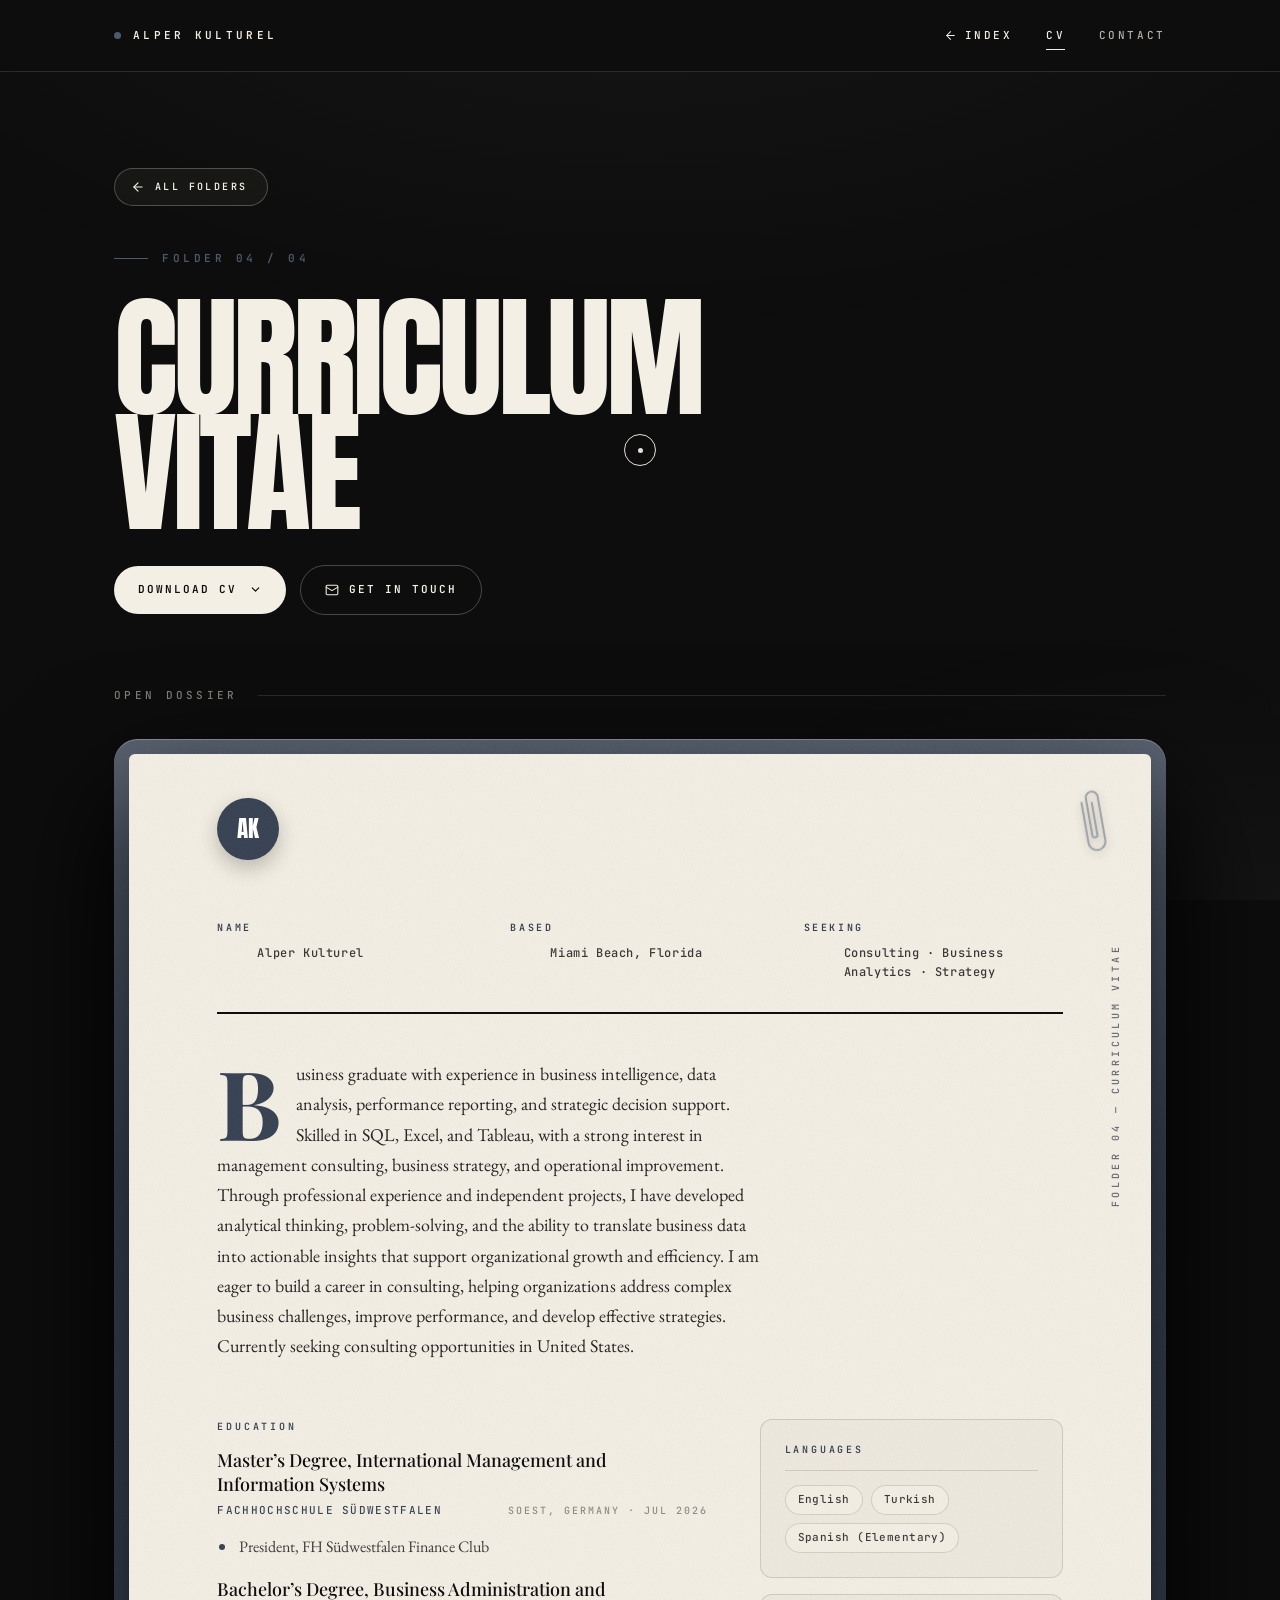
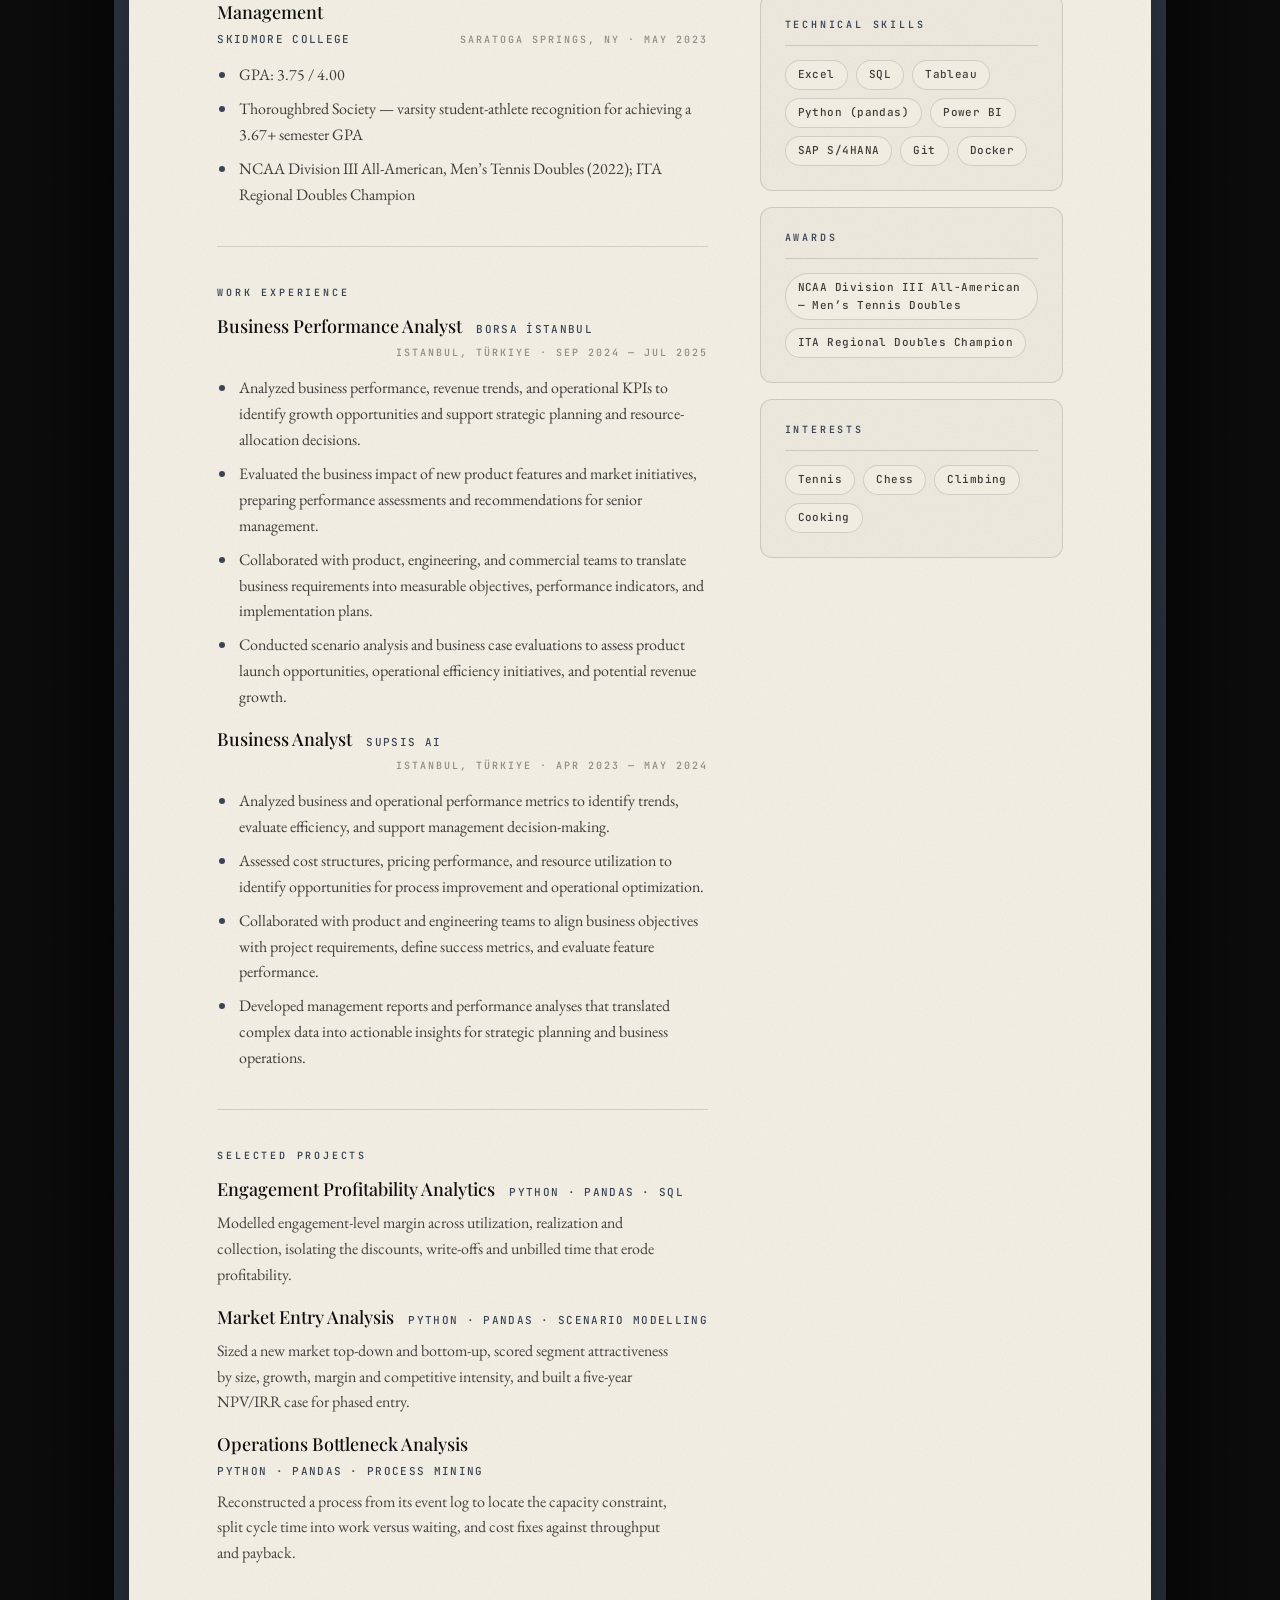
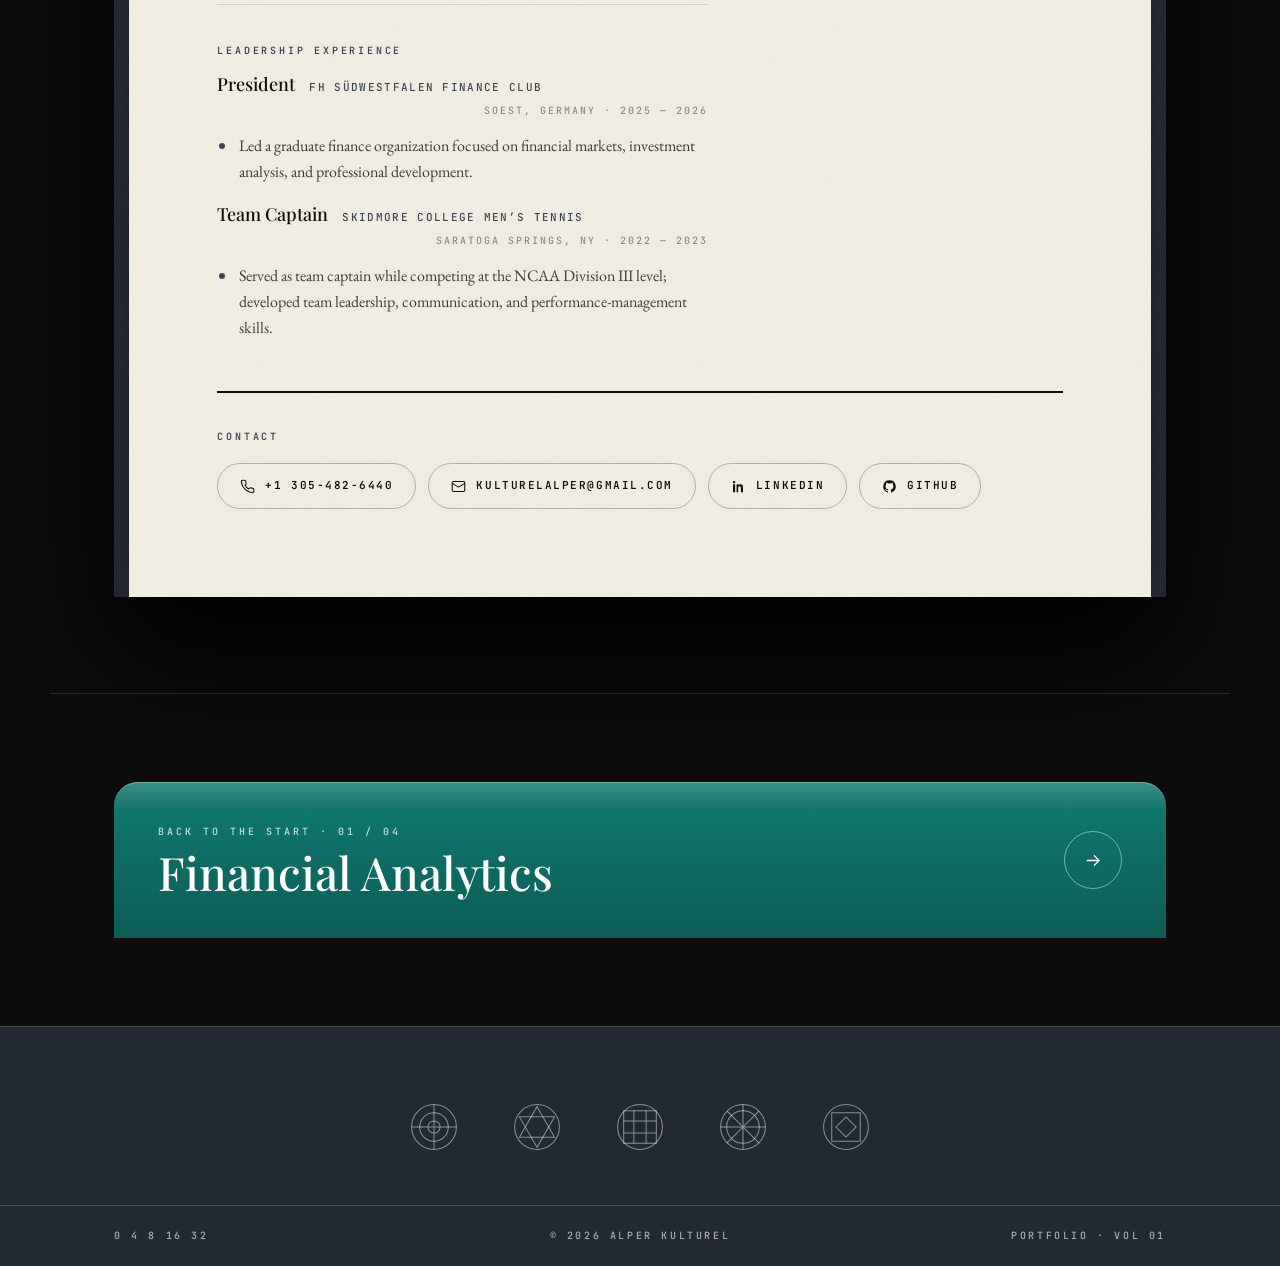
<file: cv.html>
<!DOCTYPE html>
<html lang="en">
<head>
<meta charset="utf-8">
<meta name="viewport" content="width=device-width, initial-scale=1">
<title>CV — Alper Kulturel</title>
<meta name="description" content="Curriculum vitae of Alper Kulturel — business graduate with experience in business intelligence, data analysis, performance reporting and strategic decision support. Download as PDF or Google Docs.">
<meta name="author" content="Alper Kulturel">
<meta name="theme-color" content="#0D0D0D">
<link rel="canonical" href="https://alper-kulturel.github.io/cv.html">

<meta property="og:type" content="profile">
<meta property="og:site_name" content="Alper Kulturel">
<meta property="og:title" content="CV — Alper Kulturel">
<meta property="og:description" content="Business graduate with experience in business intelligence, data analysis, performance reporting and strategic decision support.">
<meta property="og:url" content="https://alper-kulturel.github.io/cv.html">
<meta property="og:image" content="https://alper-kulturel.github.io/assets/og.png">
<meta property="og:image:width" content="1200">
<meta property="og:image:height" content="630">
<meta property="og:image:alt" content="Alper Kulturel — the portfolio archive.">
<meta name="twitter:card" content="summary_large_image">
<meta name="twitter:title" content="CV — Alper Kulturel">
<meta name="twitter:description" content="Business graduate with experience in business intelligence, data analysis, performance reporting and strategic decision support.">
<meta name="twitter:image" content="https://alper-kulturel.github.io/assets/og.png">

<link rel="icon" href="assets/favicon.svg" type="image/svg+xml">
<link rel="preconnect" href="https://fonts.googleapis.com">
<link rel="preconnect" href="https://fonts.gstatic.com" crossorigin>
<link href="https://fonts.googleapis.com/css2?family=Anton&amp;family=EB+Garamond:ital,wght@0,400;1,400&amp;family=JetBrains+Mono:wght@400;500;600&amp;family=Playfair+Display:wght@500;700&amp;display=swap" rel="stylesheet">
<link rel="stylesheet" href="css/style.css">
<script src="js/main.js" defer></script>

<script type="application/ld+json">
{
  "@context": "https://schema.org",
  "@type": "Person",
  "name": "Alper Kulturel",
  "jobTitle": "Business Analyst",
  "email": "mailto:kulturelalper@gmail.com",
  "url": "https://alper-kulturel.github.io/cv.html",
  "sameAs": [
    "https://github.com/Alper-Kulturel",
    "https://www.linkedin.com/in/alper-kulturel-951a7421a/"
  ],
  "alumniOf": [
    { "@type": "CollegeOrUniversity", "name": "Fachhochschule Südwestfalen" },
    { "@type": "CollegeOrUniversity", "name": "Skidmore College" }
  ],
  "knowsLanguage": ["English", "Turkish", "Spanish"],
  "knowsAbout": [
    "Business Intelligence",
    "Data Analysis",
    "Performance Reporting",
    "Strategic Decision Support",
    "Management Consulting",
    "Operational Improvement"
  ]
}
</script>
</head>

<body class="page--folder page--cv">

<a class="skip-link" href="#main">Skip to content</a>

<header class="site-header">
  <div class="site-header__inner">
    <a class="wordmark" href="index.html">
      <span class="wordmark__pip" aria-hidden="true"></span>
      Alper Kulturel
    </a>
    <nav class="site-nav" aria-label="Primary">
      <a class="site-nav__link site-nav__link--back" href="index.html" aria-label="Back to all folders">
        <svg viewBox="0 0 24 24" fill="none" stroke="currentColor" stroke-width="1.9" stroke-linecap="round" stroke-linejoin="round" aria-hidden="true"><path d="M19 12H5"/><path d="m12 19-7-7 7-7"/></svg>
        <span>Index</span>
      </a>
      <a class="site-nav__link" href="cv.html" aria-current="page">CV</a>
      <a class="site-nav__link" href="contact.html">Contact</a>
    </nav>
  </div>
</header>

<main id="main">

  <header class="page-head shell">

    <div class="page-head__top">
      <a class="back-link" href="index.html">
        <svg viewBox="0 0 24 24" fill="none" stroke="currentColor" stroke-width="1.9" stroke-linecap="round" stroke-linejoin="round" aria-hidden="true"><path d="M19 12H5"/><path d="m12 19-7-7 7-7"/></svg>
        All folders
      </a>
    </div>

    <p class="kicker">Folder 04 / 04</p>
    <h1 class="page-title">Curriculum<br>Vitae</h1>

    <div class="page-actions">

      <details class="dl">
        <summary class="dl__btn">
          Download CV
          <svg viewBox="0 0 24 24" fill="none" stroke="currentColor" stroke-width="2.2" stroke-linecap="round" stroke-linejoin="round" aria-hidden="true"><path d="m6 9 6 6 6-6"/></svg>
        </summary>
        <div class="dl__menu">
          <a class="dl__item" href="assets/Alper-Kulturel-CV.pdf" download="Alper-Kulturel-CV.pdf">
            <span class="dl__item-title">PDF</span>
            <span class="dl__item-note">One page, A4 &mdash; downloads straight away</span>
          </a>
          <a class="dl__item" href="assets/Alper-Kulturel-CV.docx" download="Alper-Kulturel-CV.docx">
            <span class="dl__item-title">Google Docs</span>
            <span class="dl__item-note">Word .docx &mdash; opens in Word or uploads straight into Google Docs</span>
          </a>
        </div>
      </details>

      <a class="page-btn" href="contact.html">
        <svg viewBox="0 0 24 24" fill="none" stroke="currentColor" stroke-width="1.8" stroke-linecap="round" stroke-linejoin="round" aria-hidden="true"><rect x="2" y="4" width="20" height="16" rx="2"/><path d="m2 7 10 6 10-6"/></svg>
        Get in touch
      </a>

    </div>
  </header>

  <section class="dossier-section shell" aria-labelledby="dossier-label">

    <h2 class="dossier-section__label" id="dossier-label">Open dossier</h2>

    <div class="dossier">

      <div class="dossier__stage" aria-hidden="true">
        <div class="dossier__flap"></div>
      </div>

      <div class="dossier__back">
        <article class="paper">

          <svg class="paper__clip" viewBox="0 0 40 92" fill="none" stroke="currentColor" stroke-width="2.4" stroke-linecap="round" stroke-linejoin="round" aria-hidden="true">
            <path d="M14 22V70a10 10 0 0 0 20 0V18a7 7 0 0 0-14 0v44a3 3 0 0 0 6 0V24"/>
          </svg>

          <div class="paper__monogram" aria-hidden="true">AK</div>
          <span class="paper__edge" aria-hidden="true">Folder 04 &mdash; Curriculum Vitae</span>

          <dl class="paper__meta">
            <div class="meta__item">
              <dt class="meta__label">Name</dt>
              <dd class="meta__value">Alper Kulturel</dd>
            </div>
            <div class="meta__item">
              <dt class="meta__label">Based</dt>
              <dd class="meta__value">Miami Beach, Florida</dd>
            </div>
            <div class="meta__item">
              <dt class="meta__label">Seeking</dt>
              <dd class="meta__value">Consulting &middot; Business Analytics &middot; Strategy</dd>
            </div>
          </dl>

          <p class="paper__lede">Business graduate with experience in business intelligence, data analysis, performance reporting, and strategic decision support. Skilled in SQL, Excel, and Tableau, with a strong interest in management consulting, business strategy, and operational improvement. Through professional experience and independent projects, I have developed analytical thinking, problem-solving, and the ability to translate business data into actionable insights that support organizational growth and efficiency. I am eager to build a career in consulting, helping organizations address complex business challenges, improve performance, and develop effective strategies. Currently seeking consulting opportunities in United States.</p>

          <div class="cv__grid">

            <div class="cv__body">

              <section class="cv__section">
                <h3 class="cv__section-title">Education</h3>

                <div class="cv__entry">
                  <div class="cv__entry-head">
                    <span class="cv__entry-role">Master&rsquo;s Degree, International Management and Information Systems</span>
                    <span class="cv__entry-org">Fachhochschule S&uuml;dwestfalen</span>
                    <span class="cv__entry-meta">Soest, Germany &middot; Jul 2026</span>
                  </div>
                  <ul class="cv__list">
                    <li>President, FH S&uuml;dwestfalen Finance Club</li>
                  </ul>
                </div>

                <div class="cv__entry">
                  <div class="cv__entry-head">
                    <span class="cv__entry-role">Bachelor&rsquo;s Degree, Business Administration and Management</span>
                    <span class="cv__entry-org">Skidmore College</span>
                    <span class="cv__entry-meta">Saratoga Springs, NY &middot; May 2023</span>
                  </div>
                  <ul class="cv__list">
                    <li>GPA: 3.75 / 4.00</li>
                    <li>Thoroughbred Society &mdash; varsity student-athlete recognition for achieving a 3.67+ semester GPA</li>
                    <li>NCAA Division III All-American, Men&rsquo;s Tennis Doubles (2022); ITA Regional Doubles Champion</li>
                  </ul>
                </div>
              </section>

              <section class="cv__section">
                <h3 class="cv__section-title">Work Experience</h3>

                <div class="cv__entry">
                  <div class="cv__entry-head">
                    <span class="cv__entry-role">Business Performance Analyst</span>
                    <span class="cv__entry-org">Borsa &Idot;stanbul</span>
                    <span class="cv__entry-meta">Istanbul, T&uuml;rkiye &middot; Sep 2024 &mdash; Jul 2025</span>
                  </div>
                  <ul class="cv__list">
                    <li>Analyzed business performance, revenue trends, and operational KPIs to identify growth opportunities and support strategic planning and resource-allocation decisions.</li>
                    <li>Evaluated the business impact of new product features and market initiatives, preparing performance assessments and recommendations for senior management.</li>
                    <li>Collaborated with product, engineering, and commercial teams to translate business requirements into measurable objectives, performance indicators, and implementation plans.</li>
                    <li>Conducted scenario analysis and business case evaluations to assess product launch opportunities, operational efficiency initiatives, and potential revenue growth.</li>
                  </ul>
                </div>

                <div class="cv__entry">
                  <div class="cv__entry-head">
                    <span class="cv__entry-role">Business Analyst</span>
                    <span class="cv__entry-org">Supsis AI</span>
                    <span class="cv__entry-meta">Istanbul, T&uuml;rkiye &middot; Apr 2023 &mdash; May 2024</span>
                  </div>
                  <ul class="cv__list">
                    <li>Analyzed business and operational performance metrics to identify trends, evaluate efficiency, and support management decision-making.</li>
                    <li>Assessed cost structures, pricing performance, and resource utilization to identify opportunities for process improvement and operational optimization.</li>
                    <li>Collaborated with product and engineering teams to align business objectives with project requirements, define success metrics, and evaluate feature performance.</li>
                    <li>Developed management reports and performance analyses that translated complex data into actionable insights for strategic planning and business operations.</li>
                  </ul>
                </div>

              </section>

              <section class="cv__section">
                <h3 class="cv__section-title">Selected Projects</h3>

                <div class="cv__entry">
                  <div class="cv__entry-head">
                    <span class="cv__entry-role">Engagement Profitability Analytics</span>
                    <span class="cv__entry-org">Python &middot; pandas &middot; SQL</span>
                  </div>
                  <p>Modelled engagement-level margin across utilization, realization and collection, isolating the discounts, write-offs and unbilled time that erode profitability.</p>
                </div>

                <div class="cv__entry">
                  <div class="cv__entry-head">
                    <span class="cv__entry-role">Market Entry Analysis</span>
                    <span class="cv__entry-org">Python &middot; pandas &middot; Scenario Modelling</span>
                  </div>
                  <p>Sized a new market top-down and bottom-up, scored segment attractiveness by size, growth, margin and competitive intensity, and built a five-year NPV/IRR case for phased entry.</p>
                </div>

                <div class="cv__entry">
                  <div class="cv__entry-head">
                    <span class="cv__entry-role">Operations Bottleneck Analysis</span>
                    <span class="cv__entry-org">Python &middot; pandas &middot; Process Mining</span>
                  </div>
                  <p>Reconstructed a process from its event log to locate the capacity constraint, split cycle time into work versus waiting, and cost fixes against throughput and payback.</p>
                </div>
              </section>

              <section class="cv__section">
                <h3 class="cv__section-title">Leadership Experience</h3>

                <div class="cv__entry">
                  <div class="cv__entry-head">
                    <span class="cv__entry-role">President</span>
                    <span class="cv__entry-org">FH S&uuml;dwestfalen Finance Club</span>
                    <span class="cv__entry-meta">Soest, Germany &middot; 2025 &mdash; 2026</span>
                  </div>
                  <ul class="cv__list">
                    <li>Led a graduate finance organization focused on financial markets, investment analysis, and professional development.</li>
                  </ul>
                </div>

                <div class="cv__entry">
                  <div class="cv__entry-head">
                    <span class="cv__entry-role">Team Captain</span>
                    <span class="cv__entry-org">Skidmore College Men&rsquo;s Tennis</span>
                    <span class="cv__entry-meta">Saratoga Springs, NY &middot; 2022 &mdash; 2023</span>
                  </div>
                  <ul class="cv__list">
                    <li>Served as team captain while competing at the NCAA Division III level; developed team leadership, communication, and performance-management skills.</li>
                  </ul>
                </div>
              </section>

            </div>

            <aside class="cv__side" aria-label="Skills, activities and interests">

              <div class="side-card">
                <h3 class="side-card__label">Languages</h3>
                <ul class="side-card__list">
                  <li>English</li>
                  <li>Turkish</li>
                  <li>Spanish (Elementary)</li>
                </ul>
              </div>

              <div class="side-card">
                <h3 class="side-card__label">Technical Skills</h3>
                <ul class="side-card__list">
                  <li>Excel</li>
                  <li>SQL</li>
                  <li>Tableau</li>
                  <li>Python (pandas)</li>
                  <li>Power BI</li>
                  <li>SAP S/4HANA</li>
                  <li>Git</li>
                  <li>Docker</li>
                </ul>
              </div>

              <div class="side-card">
                <h3 class="side-card__label">Awards</h3>
                <ul class="side-card__list">
                  <li>NCAA Division III All-American &mdash; Men&rsquo;s Tennis Doubles</li>
                  <li>ITA Regional Doubles Champion</li>
                </ul>
              </div>

              <div class="side-card">
                <h3 class="side-card__label">Interests</h3>
                <ul class="side-card__list">
                  <li>Tennis</li>
                  <li>Chess</li>
                  <li>Climbing</li>
                  <li>Cooking</li>
                </ul>
              </div>

            </aside>

          </div>

          <section class="cv__contact" aria-labelledby="cv-contact-title">
            <h2 class="cv__contact-title" id="cv-contact-title">Contact</h2>
            <div class="contact-row">

              <a class="contact-link" href="tel:+13054826440">
                <svg viewBox="0 0 24 24" fill="none" stroke="currentColor" stroke-width="1.7" stroke-linecap="round" stroke-linejoin="round" aria-hidden="true"><path d="M22 16.9v3a2 2 0 0 1-2.2 2 19.8 19.8 0 0 1-8.6-3.1 19.5 19.5 0 0 1-6-6A19.8 19.8 0 0 1 2.1 4.2 2 2 0 0 1 4.1 2h3a2 2 0 0 1 2 1.7c.1 1 .4 1.9.7 2.8a2 2 0 0 1-.5 2.1L8.1 9.9a16 16 0 0 0 6 6l1.3-1.2a2 2 0 0 1 2.1-.5c.9.3 1.8.6 2.8.7a2 2 0 0 1 1.7 2Z"/></svg>
                +1 305-482-6440
              </a>

              <a class="contact-link" href="mailto:kulturelalper@gmail.com">
                <svg viewBox="0 0 24 24" fill="none" stroke="currentColor" stroke-width="1.7" stroke-linecap="round" stroke-linejoin="round" aria-hidden="true"><rect x="2" y="4" width="20" height="16" rx="2"/><path d="m2 7 10 6 10-6"/></svg>
                kulturelalper@gmail.com
              </a>

              <a class="contact-link" href="https://www.linkedin.com/in/alper-kulturel-951a7421a/" target="_blank" rel="noopener noreferrer">
                <svg viewBox="0 0 24 24" fill="currentColor" aria-hidden="true"><path d="M6.94 5a1.94 1.94 0 1 1-3.88 0 1.94 1.94 0 0 1 3.88 0ZM3.3 8.4h3.3V21H3.3V8.4Zm5.6 0h3.16v1.72h.05c.44-.83 1.51-1.72 3.11-1.72 3.33 0 3.94 2.19 3.94 5.03V21h-3.3v-6.16c0-1.47-.03-3.36-2.05-3.36-2.05 0-2.36 1.6-2.36 3.25V21H8.9V8.4Z"/></svg>
                LinkedIn
              </a>

              <a class="contact-link" href="https://github.com/Alper-Kulturel" target="_blank" rel="noopener noreferrer">
                <svg viewBox="0 0 24 24" fill="currentColor" aria-hidden="true"><path d="M12 2a10 10 0 0 0-3.16 19.49c.5.09.68-.22.68-.48v-1.7c-2.78.6-3.37-1.34-3.37-1.34-.45-1.16-1.11-1.47-1.11-1.47-.91-.62.07-.61.07-.61 1 .07 1.53 1.03 1.53 1.03.89 1.53 2.34 1.09 2.91.83.09-.65.35-1.09.63-1.34-2.22-.25-4.56-1.11-4.56-4.94 0-1.09.39-1.98 1.03-2.68-.1-.25-.45-1.27.1-2.65 0 0 .84-.27 2.75 1.02a9.5 9.5 0 0 1 5 0c1.91-1.29 2.75-1.02 2.75-1.02.55 1.38.2 2.4.1 2.65.64.7 1.03 1.59 1.03 2.68 0 3.84-2.34 4.69-4.57 4.94.36.31.68.92.68 1.85v2.74c0 .27.18.58.69.48A10 10 0 0 0 12 2Z"/></svg>
                GitHub
              </a>

            </div>
          </section>

        </article>
      </div>

    </div>
  </section>

  <section class="next-folder shell" aria-label="Next folder">
    <a class="next-folder__link" href="finance.html" style="--next: var(--finance)">
      <span class="next-folder__text">
        <span class="next-folder__kicker">Back to the start &middot; 01 / 04</span>
        <span class="next-folder__name">Financial Analytics</span>
      </span>
      <span class="next-folder__arrow" aria-hidden="true"><svg viewBox="0 0 24 24" fill="none" stroke="currentColor" stroke-width="1.6" stroke-linecap="round" stroke-linejoin="round"><path d="M4 12h15"/><path d="M13 6l6 6-6 6"/></svg></span>
    </a>
  </section>

</main>

<footer class="site-footer">

  <div class="shell">
    <div class="footer__icons" aria-hidden="true">
      <span class="footer__icon-wrap"><svg class="footer__icon" viewBox="0 0 48 48" fill="none" stroke="currentColor" stroke-width="1"><circle cx="24" cy="24" r="22"/><circle cx="24" cy="24" r="14"/><circle cx="24" cy="24" r="6"/><path d="M2 24h44M24 2v44"/></svg></span>
      <span class="footer__icon-wrap"><svg class="footer__icon" viewBox="0 0 48 48" fill="none" stroke="currentColor" stroke-width="1"><circle cx="24" cy="24" r="22"/><path d="M24 4 41.3 34H6.7Z"/><path d="M24 44 6.7 14h34.6Z"/></svg></span>
      <span class="footer__icon-wrap"><svg class="footer__icon" viewBox="0 0 48 48" fill="none" stroke="currentColor" stroke-width="1"><circle cx="24" cy="24" r="22"/><path d="M8 8h32v32H8z"/><path d="M8 18h32M8 30h32M18 8v32M30 8v32"/></svg></span>
      <span class="footer__icon-wrap"><svg class="footer__icon" viewBox="0 0 48 48" fill="none" stroke="currentColor" stroke-width="1"><circle cx="24" cy="24" r="22"/><circle cx="24" cy="24" r="16"/><path d="M24 2v44M2 24h44M8.4 8.4l31.2 31.2M39.6 8.4 8.4 39.6"/></svg></span>
      <span class="footer__icon-wrap"><svg class="footer__icon" viewBox="0 0 48 48" fill="none" stroke="currentColor" stroke-width="1"><circle cx="24" cy="24" r="22"/><rect x="10" y="10" width="28" height="28"/><rect x="17" y="17" width="14" height="14" transform="rotate(45 24 24)"/></svg></span>
    </div>
  </div>

  <div class="footer__barwrap">
    <div class="footer__bar">
      <span class="footer__scale">0 4 8 16 32</span>
      <span class="footer__copy">&copy; 2026 Alper Kulturel</span>
      <span class="footer__tag">Portfolio &middot; Vol 01</span>
    </div>
  </div>

</footer>

</body>
</html>
</file>
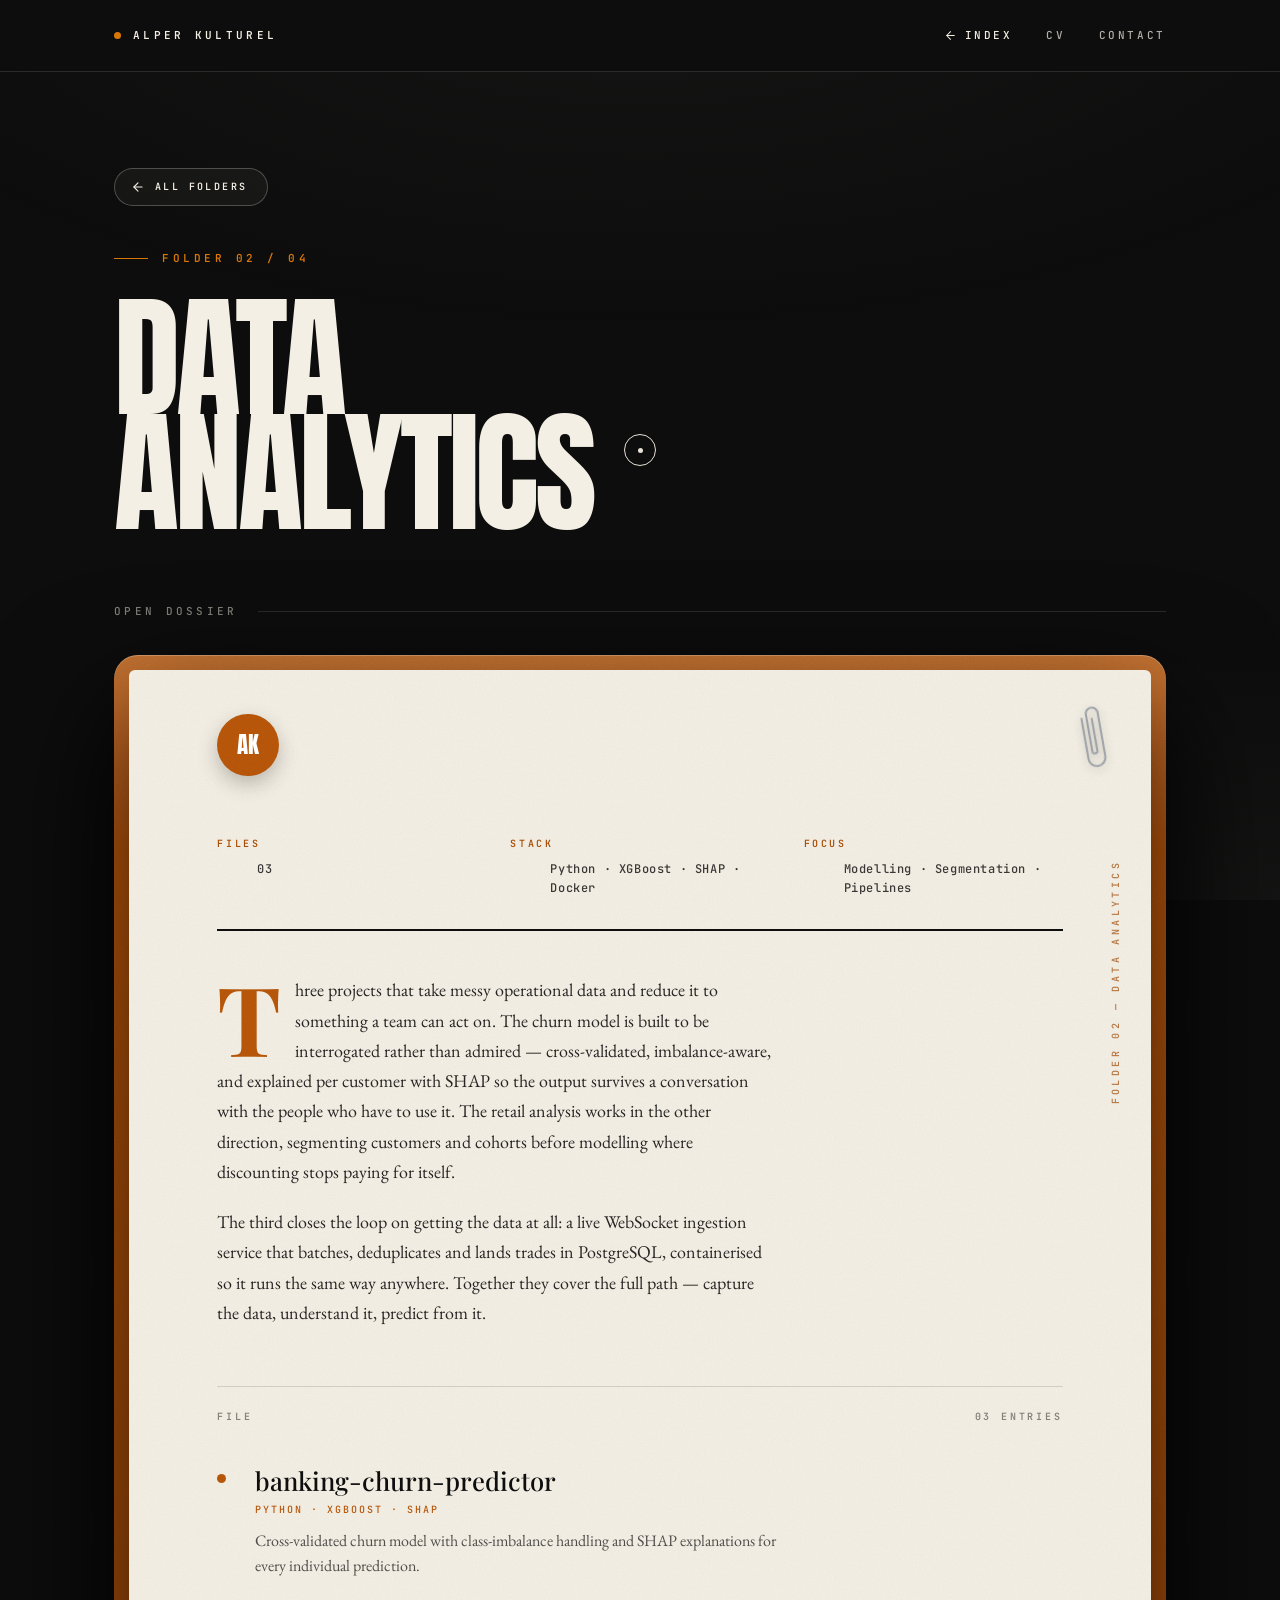
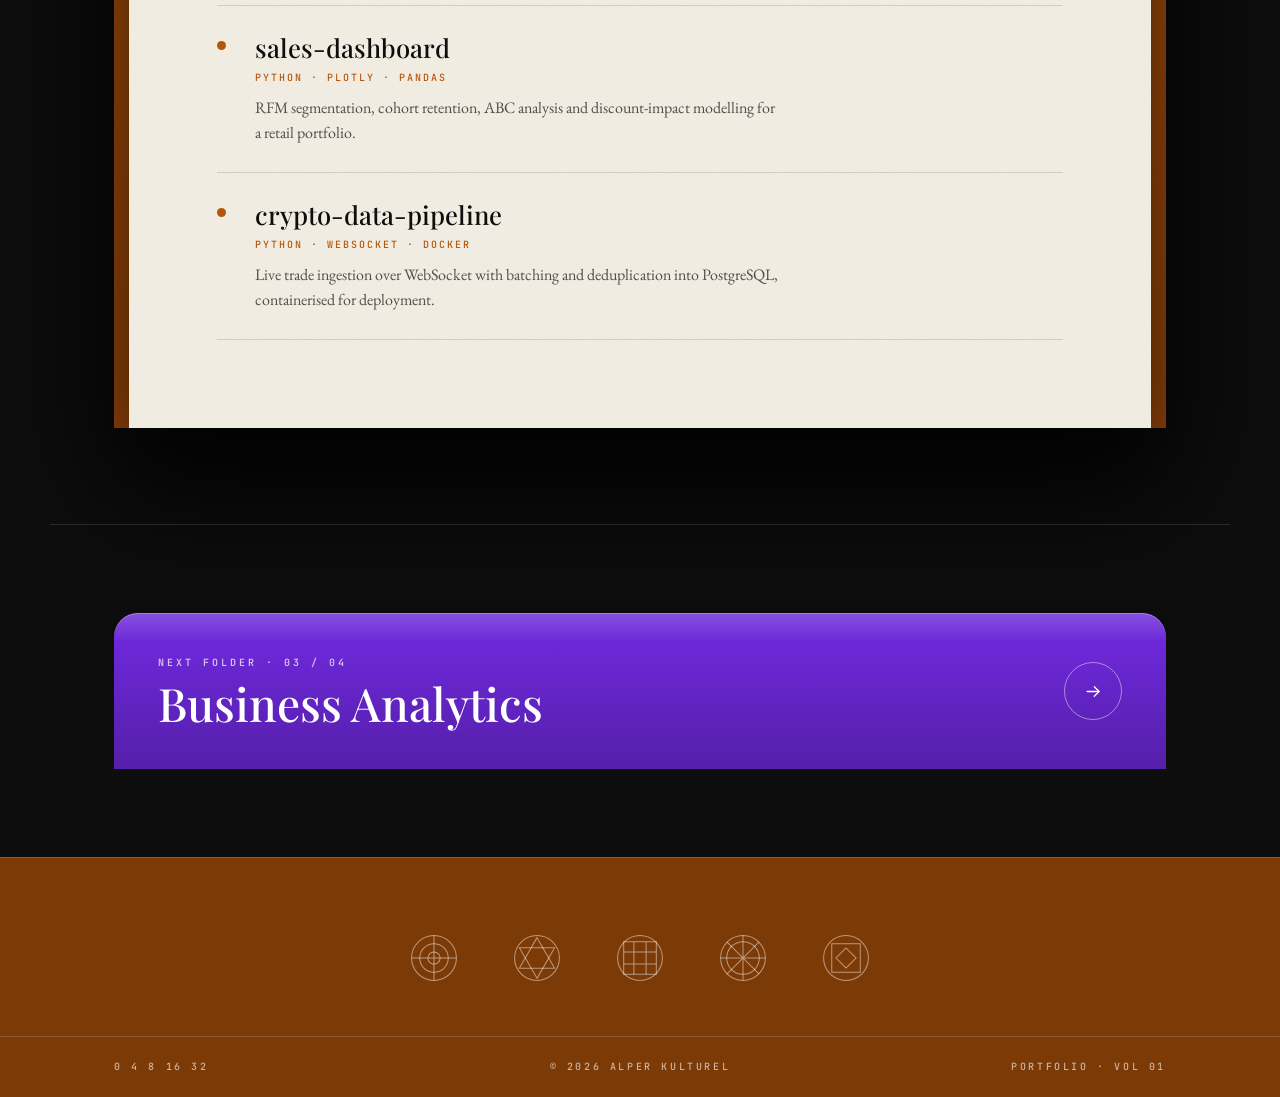
<file: data.html>
<!DOCTYPE html>
<html lang="en">
<head>
<meta charset="utf-8">
<meta name="viewport" content="width=device-width, initial-scale=1">
<title>Data Analytics — Alper Kulturel</title>
<meta name="description" content="Churn prediction with SHAP explanations, retail segmentation and cohort analysis, and a containerised streaming ingestion pipeline — data analytics projects by Alper Kulturel.">
<meta name="author" content="Alper Kulturel">
<meta name="theme-color" content="#0D0D0D">
<link rel="canonical" href="https://alper-kulturel.github.io/data.html">

<meta property="og:type" content="website">
<meta property="og:site_name" content="Alper Kulturel">
<meta property="og:title" content="Data Analytics — Alper Kulturel">
<meta property="og:description" content="Prediction, segmentation and streaming ingestion — analysis that ends in a decision.">
<meta property="og:url" content="https://alper-kulturel.github.io/data.html">
<meta property="og:image" content="https://alper-kulturel.github.io/assets/og.png">
<meta property="og:image:width" content="1200">
<meta property="og:image:height" content="630">
<meta property="og:image:alt" content="Alper Kulturel — the portfolio archive.">
<meta name="twitter:card" content="summary_large_image">
<meta name="twitter:title" content="Data Analytics — Alper Kulturel">
<meta name="twitter:description" content="Prediction, segmentation and streaming ingestion — analysis that ends in a decision.">
<meta name="twitter:image" content="https://alper-kulturel.github.io/assets/og.png">

<link rel="icon" href="assets/favicon.svg" type="image/svg+xml">
<link rel="preconnect" href="https://fonts.googleapis.com">
<link rel="preconnect" href="https://fonts.gstatic.com" crossorigin>
<link href="https://fonts.googleapis.com/css2?family=Anton&amp;family=EB+Garamond:ital,wght@0,400;1,400&amp;family=JetBrains+Mono:wght@400;500;600&amp;family=Playfair+Display:wght@500;700&amp;display=swap" rel="stylesheet">
<link rel="stylesheet" href="css/style.css">
<script src="js/main.js" defer></script>

<script type="application/ld+json">
{
  "@context": "https://schema.org",
  "@type": "CollectionPage",
  "name": "Data Analytics — Alper Kulturel",
  "url": "https://alper-kulturel.github.io/data.html",
  "about": "Data analytics projects: churn prediction, retail segmentation and cohort analysis, and streaming data ingestion.",
  "author": { "@type": "Person", "name": "Alper Kulturel", "url": "https://alper-kulturel.github.io/" }
}
</script>
</head>

<body class="page--folder page--data">

<a class="skip-link" href="#main">Skip to content</a>

<header class="site-header">
  <div class="site-header__inner">
    <a class="wordmark" href="index.html">
      <span class="wordmark__pip" aria-hidden="true"></span>
      Alper Kulturel
    </a>
    <nav class="site-nav" aria-label="Primary">
      <a class="site-nav__link site-nav__link--back" href="index.html" aria-label="Back to all folders">
        <svg viewBox="0 0 24 24" fill="none" stroke="currentColor" stroke-width="1.9" stroke-linecap="round" stroke-linejoin="round" aria-hidden="true"><path d="M19 12H5"/><path d="m12 19-7-7 7-7"/></svg>
        <span>Index</span>
      </a>
      <a class="site-nav__link" href="cv.html">CV</a>
      <a class="site-nav__link" href="contact.html">Contact</a>
    </nav>
  </div>
</header>

<main id="main">

  <header class="page-head shell">

    <div class="page-head__top">
      <a class="back-link" href="index.html">
        <svg viewBox="0 0 24 24" fill="none" stroke="currentColor" stroke-width="1.9" stroke-linecap="round" stroke-linejoin="round" aria-hidden="true"><path d="M19 12H5"/><path d="m12 19-7-7 7-7"/></svg>
        All folders
      </a>
    </div>

    <p class="kicker">Folder 02 / 04</p>
    <h1 class="page-title">Data<br>Analytics</h1>
  </header>

  <section class="dossier-section shell" aria-labelledby="dossier-label">

    <h2 class="dossier-section__label" id="dossier-label">Open dossier</h2>

    <div class="dossier">

      <div class="dossier__stage" aria-hidden="true">
        <div class="dossier__flap"></div>
      </div>

      <div class="dossier__back">
        <article class="paper">

          <svg class="paper__clip" viewBox="0 0 40 92" fill="none" stroke="currentColor" stroke-width="2.4" stroke-linecap="round" stroke-linejoin="round" aria-hidden="true">
            <path d="M14 22V70a10 10 0 0 0 20 0V18a7 7 0 0 0-14 0v44a3 3 0 0 0 6 0V24"/>
          </svg>

          <div class="paper__monogram" aria-hidden="true">AK</div>
          <span class="paper__edge" aria-hidden="true">Folder 02 &mdash; Data Analytics</span>

          <dl class="paper__meta">
            <div class="meta__item">
              <dt class="meta__label">Files</dt>
              <dd class="meta__value">03</dd>
            </div>
            <div class="meta__item">
              <dt class="meta__label">Stack</dt>
              <dd class="meta__value">Python &middot; XGBoost &middot; SHAP &middot; Docker</dd>
            </div>
            <div class="meta__item">
              <dt class="meta__label">Focus</dt>
              <dd class="meta__value">Modelling &middot; Segmentation &middot; Pipelines</dd>
            </div>
          </dl>

          <p class="paper__lede">Three projects that take messy operational data and reduce it to something a team can act on. The churn model is built to be interrogated rather than admired &mdash; cross-validated, imbalance-aware, and explained per customer with SHAP so the output survives a conversation with the people who have to use it. The retail analysis works in the other direction, segmenting customers and cohorts before modelling where discounting stops paying for itself.</p>
          <p class="paper__lede paper__lede--plain">The third closes the loop on getting the data at all: a live WebSocket ingestion service that batches, deduplicates and lands trades in PostgreSQL, containerised so it runs the same way anywhere. Together they cover the full path &mdash; capture the data, understand it, predict from it.</p>

          <div class="files">

            <div class="files__head">
              <span>File</span>
              <span>03 entries</span>
            </div>

            <div class="file">
              <a class="file__link" href="https://github.com/Alper-Kulturel/banking-churn-predictor" target="_blank" rel="noopener noreferrer">
                <span class="file__dot" aria-hidden="true"></span>
                <span class="file__body">
                  <span class="file__title">banking-churn-predictor</span>
                  <span class="file__stack">Python &middot; XGBoost &middot; SHAP</span>
                  <span class="file__desc">Cross-validated churn model with class-imbalance handling and SHAP explanations for every individual prediction.</span>
                </span>
                <span class="file__arrow" aria-hidden="true"><svg viewBox="0 0 24 24" fill="none" stroke="currentColor" stroke-width="1.6" stroke-linecap="round" stroke-linejoin="round"><path d="M7 17 17 7"/><path d="M8 7h9v9"/></svg></span>
              </a>
            </div>

            <div class="file">
              <a class="file__link" href="https://github.com/Alper-Kulturel/sales-dashboard" target="_blank" rel="noopener noreferrer">
                <span class="file__dot" aria-hidden="true"></span>
                <span class="file__body">
                  <span class="file__title">sales-dashboard</span>
                  <span class="file__stack">Python &middot; Plotly &middot; pandas</span>
                  <span class="file__desc">RFM segmentation, cohort retention, ABC analysis and discount-impact modelling for a retail portfolio.</span>
                </span>
                <span class="file__arrow" aria-hidden="true"><svg viewBox="0 0 24 24" fill="none" stroke="currentColor" stroke-width="1.6" stroke-linecap="round" stroke-linejoin="round"><path d="M7 17 17 7"/><path d="M8 7h9v9"/></svg></span>
              </a>
            </div>

            <div class="file">
              <a class="file__link" href="https://github.com/Alper-Kulturel/crypto-data-pipeline" target="_blank" rel="noopener noreferrer">
                <span class="file__dot" aria-hidden="true"></span>
                <span class="file__body">
                  <span class="file__title">crypto-data-pipeline</span>
                  <span class="file__stack">Python &middot; WebSocket &middot; Docker</span>
                  <span class="file__desc">Live trade ingestion over WebSocket with batching and deduplication into PostgreSQL, containerised for deployment.</span>
                </span>
                <span class="file__arrow" aria-hidden="true"><svg viewBox="0 0 24 24" fill="none" stroke="currentColor" stroke-width="1.6" stroke-linecap="round" stroke-linejoin="round"><path d="M7 17 17 7"/><path d="M8 7h9v9"/></svg></span>
              </a>
            </div>

          </div>

        </article>
      </div>

    </div>
  </section>

  <section class="next-folder shell" aria-label="Next folder">
    <a class="next-folder__link" href="business.html" style="--next: var(--business)">
      <span class="next-folder__text">
        <span class="next-folder__kicker">Next folder &middot; 03 / 04</span>
        <span class="next-folder__name">Business Analytics</span>
      </span>
      <span class="next-folder__arrow" aria-hidden="true"><svg viewBox="0 0 24 24" fill="none" stroke="currentColor" stroke-width="1.6" stroke-linecap="round" stroke-linejoin="round"><path d="M4 12h15"/><path d="M13 6l6 6-6 6"/></svg></span>
    </a>
  </section>

</main>

<footer class="site-footer">

  <div class="shell">
    <div class="footer__icons" aria-hidden="true">
      <span class="footer__icon-wrap"><svg class="footer__icon" viewBox="0 0 48 48" fill="none" stroke="currentColor" stroke-width="1"><circle cx="24" cy="24" r="22"/><circle cx="24" cy="24" r="14"/><circle cx="24" cy="24" r="6"/><path d="M2 24h44M24 2v44"/></svg></span>
      <span class="footer__icon-wrap"><svg class="footer__icon" viewBox="0 0 48 48" fill="none" stroke="currentColor" stroke-width="1"><circle cx="24" cy="24" r="22"/><path d="M24 4 41.3 34H6.7Z"/><path d="M24 44 6.7 14h34.6Z"/></svg></span>
      <span class="footer__icon-wrap"><svg class="footer__icon" viewBox="0 0 48 48" fill="none" stroke="currentColor" stroke-width="1"><circle cx="24" cy="24" r="22"/><path d="M8 8h32v32H8z"/><path d="M8 18h32M8 30h32M18 8v32M30 8v32"/></svg></span>
      <span class="footer__icon-wrap"><svg class="footer__icon" viewBox="0 0 48 48" fill="none" stroke="currentColor" stroke-width="1"><circle cx="24" cy="24" r="22"/><circle cx="24" cy="24" r="16"/><path d="M24 2v44M2 24h44M8.4 8.4l31.2 31.2M39.6 8.4 8.4 39.6"/></svg></span>
      <span class="footer__icon-wrap"><svg class="footer__icon" viewBox="0 0 48 48" fill="none" stroke="currentColor" stroke-width="1"><circle cx="24" cy="24" r="22"/><rect x="10" y="10" width="28" height="28"/><rect x="17" y="17" width="14" height="14" transform="rotate(45 24 24)"/></svg></span>
    </div>
  </div>

  <div class="footer__barwrap">
    <div class="footer__bar">
      <span class="footer__scale">0 4 8 16 32</span>
      <span class="footer__copy">&copy; 2026 Alper Kulturel</span>
      <span class="footer__tag">Portfolio &middot; Vol 01</span>
    </div>
  </div>

</footer>

</body>
</html>
</file>
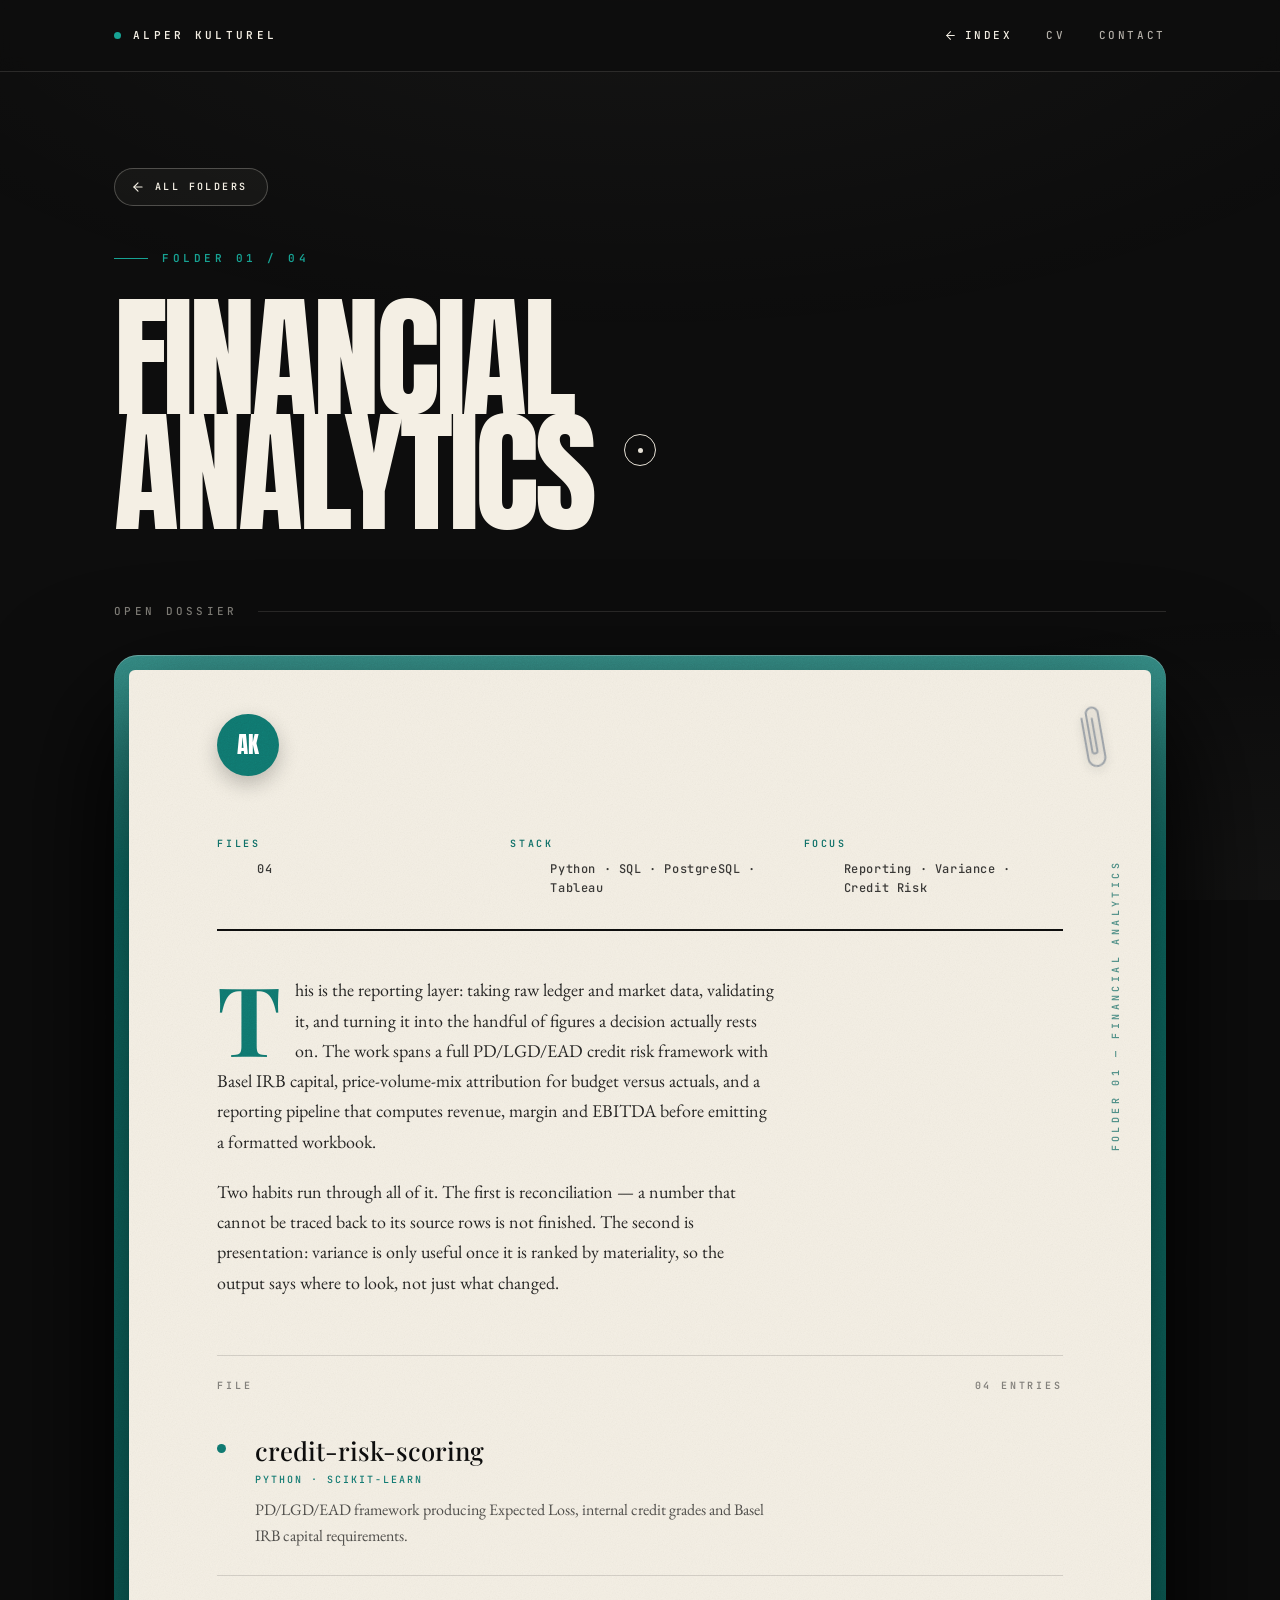
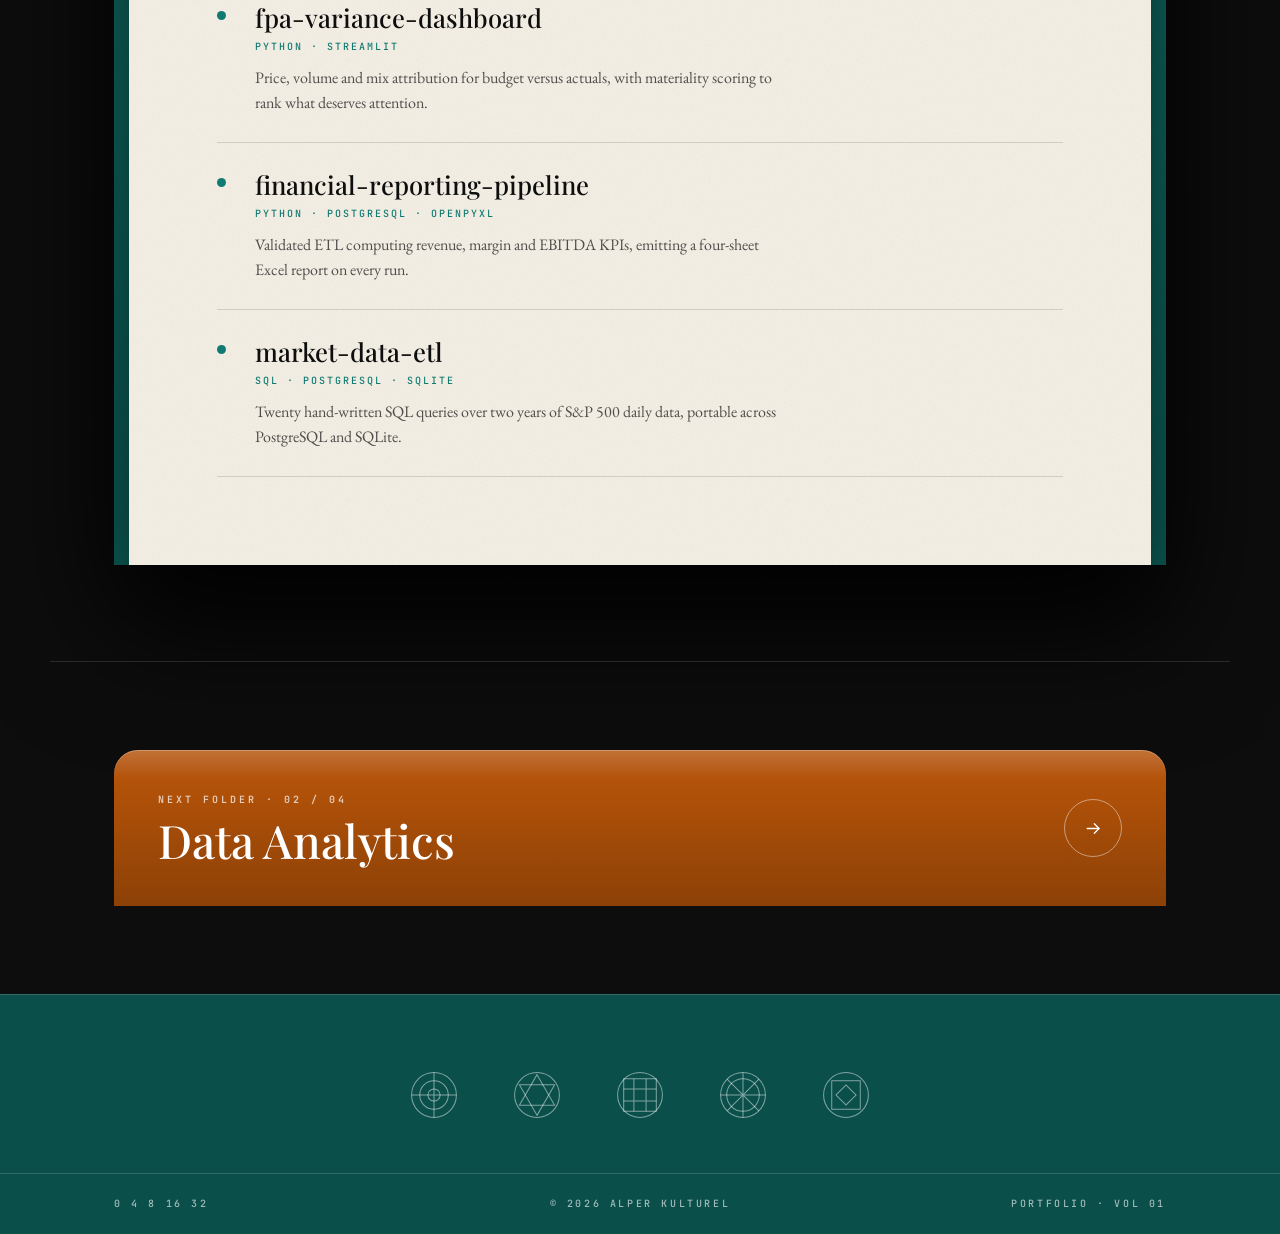
<file: finance.html>
<!DOCTYPE html>
<html lang="en">
<head>
<meta charset="utf-8">
<meta name="viewport" content="width=device-width, initial-scale=1">
<title>Financial Analytics — Alper Kulturel</title>
<meta name="description" content="Credit risk scoring, FP&amp;A variance analysis, automated financial reporting and SQL market data — four financial analytics projects by Alper Kulturel.">
<meta name="author" content="Alper Kulturel">
<meta name="theme-color" content="#0D0D0D">
<link rel="canonical" href="https://alper-kulturel.github.io/finance.html">

<meta property="og:type" content="website">
<meta property="og:site_name" content="Alper Kulturel">
<meta property="og:title" content="Financial Analytics — Alper Kulturel">
<meta property="og:description" content="Reporting, variance analysis and credit risk — the numbers a finance team actually runs on.">
<meta property="og:url" content="https://alper-kulturel.github.io/finance.html">
<meta property="og:image" content="https://alper-kulturel.github.io/assets/og.png">
<meta property="og:image:width" content="1200">
<meta property="og:image:height" content="630">
<meta property="og:image:alt" content="Alper Kulturel — the portfolio archive.">
<meta name="twitter:card" content="summary_large_image">
<meta name="twitter:title" content="Financial Analytics — Alper Kulturel">
<meta name="twitter:description" content="Reporting, variance analysis and credit risk — the numbers a finance team actually runs on.">
<meta name="twitter:image" content="https://alper-kulturel.github.io/assets/og.png">

<link rel="icon" href="assets/favicon.svg" type="image/svg+xml">
<link rel="preconnect" href="https://fonts.googleapis.com">
<link rel="preconnect" href="https://fonts.gstatic.com" crossorigin>
<link href="https://fonts.googleapis.com/css2?family=Anton&amp;family=EB+Garamond:ital,wght@0,400;1,400&amp;family=JetBrains+Mono:wght@400;500;600&amp;family=Playfair+Display:wght@500;700&amp;display=swap" rel="stylesheet">
<link rel="stylesheet" href="css/style.css">
<script src="js/main.js" defer></script>

<script type="application/ld+json">
{
  "@context": "https://schema.org",
  "@type": "CollectionPage",
  "name": "Financial Analytics — Alper Kulturel",
  "url": "https://alper-kulturel.github.io/finance.html",
  "about": "Financial analytics projects: credit risk scoring, FP&A variance analysis, automated reporting pipelines and SQL market data work.",
  "author": { "@type": "Person", "name": "Alper Kulturel", "url": "https://alper-kulturel.github.io/" }
}
</script>
</head>

<body class="page--folder page--finance">

<a class="skip-link" href="#main">Skip to content</a>

<header class="site-header">
  <div class="site-header__inner">
    <a class="wordmark" href="index.html">
      <span class="wordmark__pip" aria-hidden="true"></span>
      Alper Kulturel
    </a>
    <nav class="site-nav" aria-label="Primary">
      <a class="site-nav__link site-nav__link--back" href="index.html" aria-label="Back to all folders">
        <svg viewBox="0 0 24 24" fill="none" stroke="currentColor" stroke-width="1.9" stroke-linecap="round" stroke-linejoin="round" aria-hidden="true"><path d="M19 12H5"/><path d="m12 19-7-7 7-7"/></svg>
        <span>Index</span>
      </a>
      <a class="site-nav__link" href="cv.html">CV</a>
      <a class="site-nav__link" href="contact.html">Contact</a>
    </nav>
  </div>
</header>

<main id="main">

  <header class="page-head shell">

    <div class="page-head__top">
      <a class="back-link" href="index.html">
        <svg viewBox="0 0 24 24" fill="none" stroke="currentColor" stroke-width="1.9" stroke-linecap="round" stroke-linejoin="round" aria-hidden="true"><path d="M19 12H5"/><path d="m12 19-7-7 7-7"/></svg>
        All folders
      </a>
    </div>

    <p class="kicker">Folder 01 / 04</p>
    <h1 class="page-title">Financial<br>Analytics</h1>
  </header>

  <section class="dossier-section shell" aria-labelledby="dossier-label">

    <h2 class="dossier-section__label" id="dossier-label">Open dossier</h2>

    <div class="dossier">

      <div class="dossier__stage" aria-hidden="true">
        <div class="dossier__flap"></div>
      </div>

      <div class="dossier__back">
        <article class="paper">

          <svg class="paper__clip" viewBox="0 0 40 92" fill="none" stroke="currentColor" stroke-width="2.4" stroke-linecap="round" stroke-linejoin="round" aria-hidden="true">
            <path d="M14 22V70a10 10 0 0 0 20 0V18a7 7 0 0 0-14 0v44a3 3 0 0 0 6 0V24"/>
          </svg>

          <div class="paper__monogram" aria-hidden="true">AK</div>
          <span class="paper__edge" aria-hidden="true">Folder 01 &mdash; Financial Analytics</span>

          <dl class="paper__meta">
            <div class="meta__item">
              <dt class="meta__label">Files</dt>
              <dd class="meta__value">04</dd>
            </div>
            <div class="meta__item">
              <dt class="meta__label">Stack</dt>
              <dd class="meta__value">Python &middot; SQL &middot; PostgreSQL &middot; Tableau</dd>
            </div>
            <div class="meta__item">
              <dt class="meta__label">Focus</dt>
              <dd class="meta__value">Reporting &middot; Variance &middot; Credit Risk</dd>
            </div>
          </dl>

          <p class="paper__lede">This is the reporting layer: taking raw ledger and market data, validating it, and turning it into the handful of figures a decision actually rests on. The work spans a full PD/LGD/EAD credit risk framework with Basel IRB capital, price-volume-mix attribution for budget versus actuals, and a reporting pipeline that computes revenue, margin and EBITDA before emitting a formatted workbook.</p>
          <p class="paper__lede paper__lede--plain">Two habits run through all of it. The first is reconciliation &mdash; a number that cannot be traced back to its source rows is not finished. The second is presentation: variance is only useful once it is ranked by materiality, so the output says where to look, not just what changed.</p>

          <div class="files">

            <div class="files__head">
              <span>File</span>
              <span>04 entries</span>
            </div>

            <div class="file">
              <a class="file__link" href="https://github.com/Alper-Kulturel/credit-risk-scoring" target="_blank" rel="noopener noreferrer">
                <span class="file__dot" aria-hidden="true"></span>
                <span class="file__body">
                  <span class="file__title">credit-risk-scoring</span>
                  <span class="file__stack">Python &middot; scikit-learn</span>
                  <span class="file__desc">PD/LGD/EAD framework producing Expected Loss, internal credit grades and Basel IRB capital requirements.</span>
                </span>
                <span class="file__arrow" aria-hidden="true"><svg viewBox="0 0 24 24" fill="none" stroke="currentColor" stroke-width="1.6" stroke-linecap="round" stroke-linejoin="round"><path d="M7 17 17 7"/><path d="M8 7h9v9"/></svg></span>
              </a>
            </div>

            <div class="file">
              <a class="file__link" href="https://github.com/Alper-Kulturel/fpa-variance-dashboard" target="_blank" rel="noopener noreferrer">
                <span class="file__dot" aria-hidden="true"></span>
                <span class="file__body">
                  <span class="file__title">fpa-variance-dashboard</span>
                  <span class="file__stack">Python &middot; Streamlit</span>
                  <span class="file__desc">Price, volume and mix attribution for budget versus actuals, with materiality scoring to rank what deserves attention.</span>
                </span>
                <span class="file__arrow" aria-hidden="true"><svg viewBox="0 0 24 24" fill="none" stroke="currentColor" stroke-width="1.6" stroke-linecap="round" stroke-linejoin="round"><path d="M7 17 17 7"/><path d="M8 7h9v9"/></svg></span>
              </a>
            </div>

            <div class="file">
              <a class="file__link" href="https://github.com/Alper-Kulturel/financial-reporting-pipeline" target="_blank" rel="noopener noreferrer">
                <span class="file__dot" aria-hidden="true"></span>
                <span class="file__body">
                  <span class="file__title">financial-reporting-pipeline</span>
                  <span class="file__stack">Python &middot; PostgreSQL &middot; openpyxl</span>
                  <span class="file__desc">Validated ETL computing revenue, margin and EBITDA KPIs, emitting a four-sheet Excel report on every run.</span>
                </span>
                <span class="file__arrow" aria-hidden="true"><svg viewBox="0 0 24 24" fill="none" stroke="currentColor" stroke-width="1.6" stroke-linecap="round" stroke-linejoin="round"><path d="M7 17 17 7"/><path d="M8 7h9v9"/></svg></span>
              </a>
            </div>

            <div class="file">
              <a class="file__link" href="https://github.com/Alper-Kulturel/market-data-etl" target="_blank" rel="noopener noreferrer">
                <span class="file__dot" aria-hidden="true"></span>
                <span class="file__body">
                  <span class="file__title">market-data-etl</span>
                  <span class="file__stack">SQL &middot; PostgreSQL &middot; SQLite</span>
                  <span class="file__desc">Twenty hand-written SQL queries over two years of S&amp;P 500 daily data, portable across PostgreSQL and SQLite.</span>
                </span>
                <span class="file__arrow" aria-hidden="true"><svg viewBox="0 0 24 24" fill="none" stroke="currentColor" stroke-width="1.6" stroke-linecap="round" stroke-linejoin="round"><path d="M7 17 17 7"/><path d="M8 7h9v9"/></svg></span>
              </a>
            </div>

          </div>

        </article>
      </div>

    </div>
  </section>

  <section class="next-folder shell" aria-label="Next folder">
    <a class="next-folder__link" href="data.html" style="--next: var(--data)">
      <span class="next-folder__text">
        <span class="next-folder__kicker">Next folder &middot; 02 / 04</span>
        <span class="next-folder__name">Data Analytics</span>
      </span>
      <span class="next-folder__arrow" aria-hidden="true"><svg viewBox="0 0 24 24" fill="none" stroke="currentColor" stroke-width="1.6" stroke-linecap="round" stroke-linejoin="round"><path d="M4 12h15"/><path d="M13 6l6 6-6 6"/></svg></span>
    </a>
  </section>

</main>

<footer class="site-footer">

  <div class="shell">
    <div class="footer__icons" aria-hidden="true">
      <span class="footer__icon-wrap"><svg class="footer__icon" viewBox="0 0 48 48" fill="none" stroke="currentColor" stroke-width="1"><circle cx="24" cy="24" r="22"/><circle cx="24" cy="24" r="14"/><circle cx="24" cy="24" r="6"/><path d="M2 24h44M24 2v44"/></svg></span>
      <span class="footer__icon-wrap"><svg class="footer__icon" viewBox="0 0 48 48" fill="none" stroke="currentColor" stroke-width="1"><circle cx="24" cy="24" r="22"/><path d="M24 4 41.3 34H6.7Z"/><path d="M24 44 6.7 14h34.6Z"/></svg></span>
      <span class="footer__icon-wrap"><svg class="footer__icon" viewBox="0 0 48 48" fill="none" stroke="currentColor" stroke-width="1"><circle cx="24" cy="24" r="22"/><path d="M8 8h32v32H8z"/><path d="M8 18h32M8 30h32M18 8v32M30 8v32"/></svg></span>
      <span class="footer__icon-wrap"><svg class="footer__icon" viewBox="0 0 48 48" fill="none" stroke="currentColor" stroke-width="1"><circle cx="24" cy="24" r="22"/><circle cx="24" cy="24" r="16"/><path d="M24 2v44M2 24h44M8.4 8.4l31.2 31.2M39.6 8.4 8.4 39.6"/></svg></span>
      <span class="footer__icon-wrap"><svg class="footer__icon" viewBox="0 0 48 48" fill="none" stroke="currentColor" stroke-width="1"><circle cx="24" cy="24" r="22"/><rect x="10" y="10" width="28" height="28"/><rect x="17" y="17" width="14" height="14" transform="rotate(45 24 24)"/></svg></span>
    </div>
  </div>

  <div class="footer__barwrap">
    <div class="footer__bar">
      <span class="footer__scale">0 4 8 16 32</span>
      <span class="footer__copy">&copy; 2026 Alper Kulturel</span>
      <span class="footer__tag">Portfolio &middot; Vol 01</span>
    </div>
  </div>

</footer>

</body>
</html>
</file>
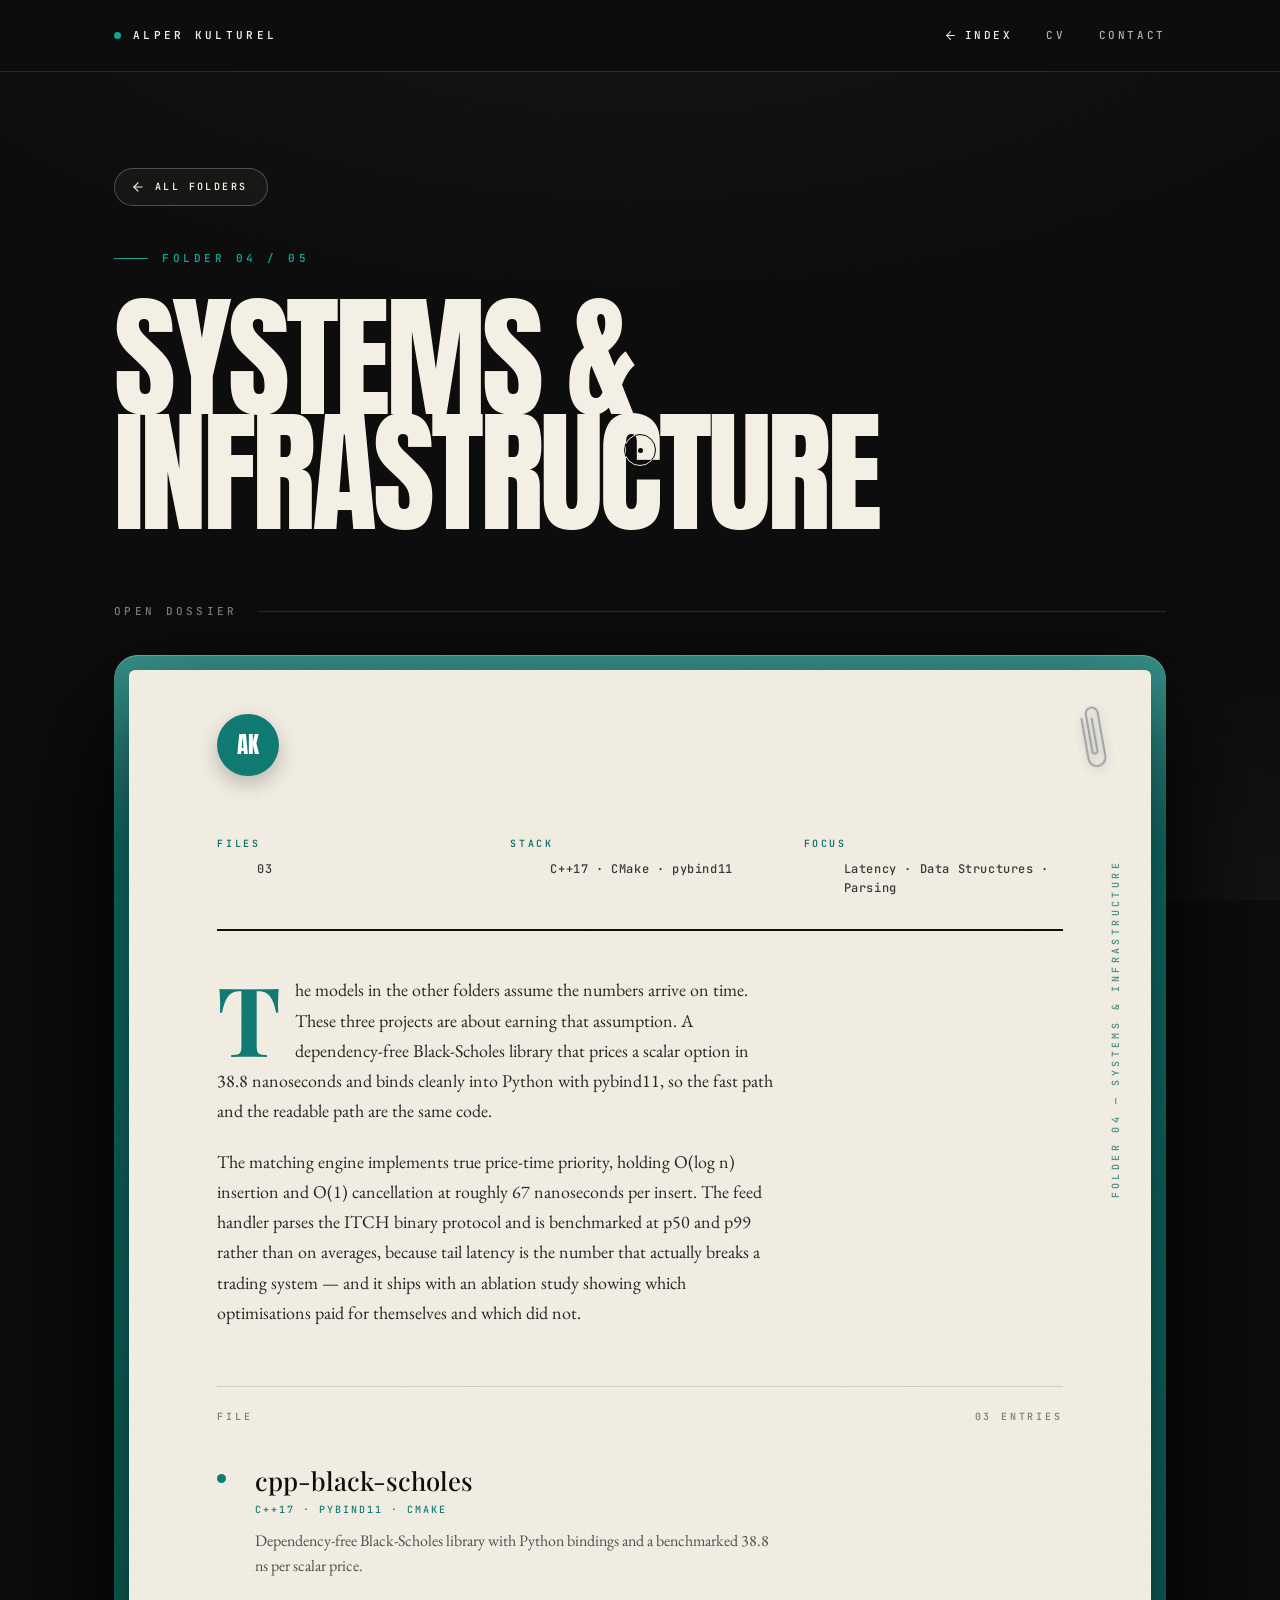
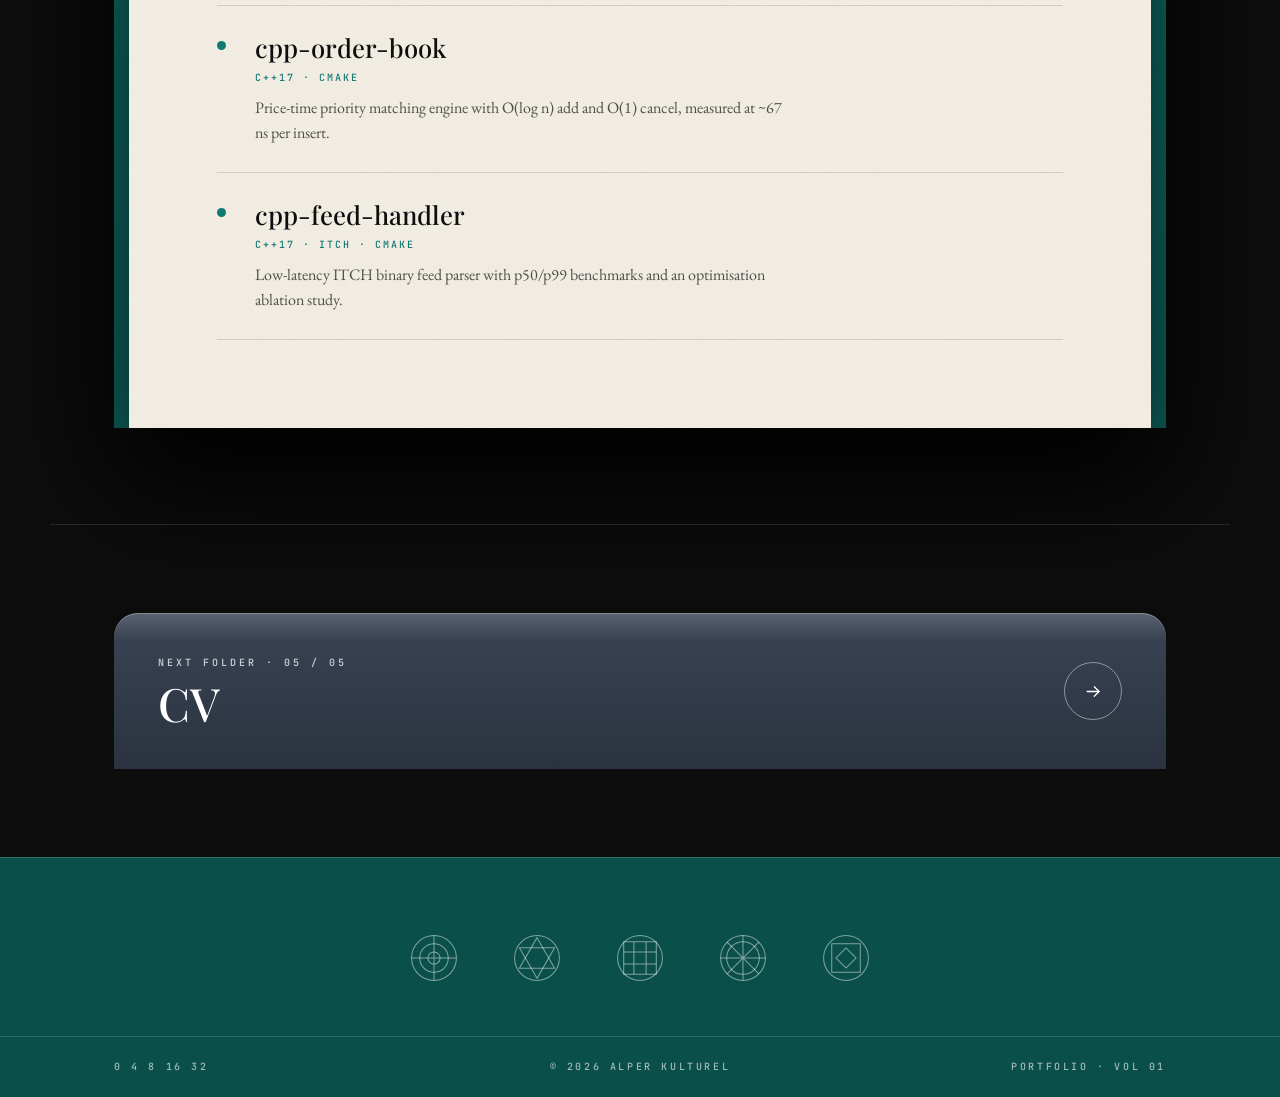
<file: systems.html>
<!DOCTYPE html>
<html lang="en">
<head>
<meta charset="utf-8">
<meta name="viewport" content="width=device-width, initial-scale=1">
<title>Systems &amp; Infrastructure — Alper Kulturel</title>
<meta name="description" content="C++17 Black-Scholes pricing, a price-time priority matching engine, and a low-latency ITCH feed handler — systems and infrastructure projects by Alper Kulturel.">
<meta name="author" content="Alper Kulturel">
<meta name="theme-color" content="#0D0D0D">
<link rel="canonical" href="https://alper-kulturel.github.io/systems.html">

<meta property="og:type" content="website">
<meta property="og:site_name" content="Alper Kulturel">
<meta property="og:title" content="Systems &amp; Infrastructure — Alper Kulturel">
<meta property="og:description" content="C++17 libraries and low-latency components — the layer the models run on.">
<meta property="og:url" content="https://alper-kulturel.github.io/systems.html">
<meta property="og:image" content="https://alper-kulturel.github.io/assets/og.png">
<meta property="og:image:width" content="1200">
<meta property="og:image:height" content="630">
<meta property="og:image:alt" content="Alper Kulturel — the portfolio archive.">
<meta name="twitter:card" content="summary_large_image">
<meta name="twitter:title" content="Systems &amp; Infrastructure — Alper Kulturel">
<meta name="twitter:description" content="C++17 libraries and low-latency components — the layer the models run on.">
<meta name="twitter:image" content="https://alper-kulturel.github.io/assets/og.png">

<link rel="icon" href="assets/favicon.svg" type="image/svg+xml">
<link rel="preconnect" href="https://fonts.googleapis.com">
<link rel="preconnect" href="https://fonts.gstatic.com" crossorigin>
<link href="https://fonts.googleapis.com/css2?family=Anton&amp;family=EB+Garamond:ital,wght@0,400;1,400&amp;family=JetBrains+Mono:wght@400;500;600&amp;family=Playfair+Display:wght@500;700&amp;display=swap" rel="stylesheet">
<link rel="stylesheet" href="css/style.css">
<script src="js/main.js" defer></script>

<script type="application/ld+json">
{
  "@context": "https://schema.org",
  "@type": "CollectionPage",
  "name": "Systems & Infrastructure — Alper Kulturel",
  "url": "https://alper-kulturel.github.io/systems.html",
  "about": "Systems engineering projects: C++17 derivatives pricing, matching engine design, and low-latency market data parsing.",
  "author": { "@type": "Person", "name": "Alper Kulturel", "url": "https://alper-kulturel.github.io/" }
}
</script>
</head>

<body class="page--folder page--systems">

<a class="skip-link" href="#main">Skip to content</a>

<header class="site-header">
  <div class="site-header__inner">
    <a class="wordmark" href="index.html">
      <span class="wordmark__pip" aria-hidden="true"></span>
      Alper Kulturel
    </a>
    <nav class="site-nav" aria-label="Primary">
      <a class="site-nav__link site-nav__link--back" href="index.html" aria-label="Back to all folders">
        <svg viewBox="0 0 24 24" fill="none" stroke="currentColor" stroke-width="1.9" stroke-linecap="round" stroke-linejoin="round" aria-hidden="true"><path d="M19 12H5"/><path d="m12 19-7-7 7-7"/></svg>
        <span>Index</span>
      </a>
      <a class="site-nav__link" href="cv.html">CV</a>
      <a class="site-nav__link" href="contact.html">Contact</a>
    </nav>
  </div>
</header>

<main id="main">

  <header class="page-head shell">

    <div class="page-head__top">
      <a class="back-link" href="index.html">
        <svg viewBox="0 0 24 24" fill="none" stroke="currentColor" stroke-width="1.9" stroke-linecap="round" stroke-linejoin="round" aria-hidden="true"><path d="M19 12H5"/><path d="m12 19-7-7 7-7"/></svg>
        All folders
      </a>
    </div>

    <p class="kicker">Folder 04 / 05</p>
    <h1 class="page-title">Systems &amp;<br>Infrastructure</h1>
  </header>

  <section class="dossier-section shell" aria-labelledby="dossier-label">

    <h2 class="dossier-section__label" id="dossier-label">Open dossier</h2>

    <div class="dossier">

      <div class="dossier__stage" aria-hidden="true">
        <div class="dossier__flap"></div>
      </div>

      <div class="dossier__back">
        <article class="paper">

          <svg class="paper__clip" viewBox="0 0 40 92" fill="none" stroke="currentColor" stroke-width="2.4" stroke-linecap="round" stroke-linejoin="round" aria-hidden="true">
            <path d="M14 22V70a10 10 0 0 0 20 0V18a7 7 0 0 0-14 0v44a3 3 0 0 0 6 0V24"/>
          </svg>

          <div class="paper__monogram" aria-hidden="true">AK</div>
          <span class="paper__edge" aria-hidden="true">Folder 04 &mdash; Systems &amp; Infrastructure</span>

          <dl class="paper__meta">
            <div class="meta__item">
              <dt class="meta__label">Files</dt>
              <dd class="meta__value">03</dd>
            </div>
            <div class="meta__item">
              <dt class="meta__label">Stack</dt>
              <dd class="meta__value">C++17 &middot; CMake &middot; pybind11</dd>
            </div>
            <div class="meta__item">
              <dt class="meta__label">Focus</dt>
              <dd class="meta__value">Latency &middot; Data Structures &middot; Parsing</dd>
            </div>
          </dl>

          <p class="paper__lede">The models in the other folders assume the numbers arrive on time. These three projects are about earning that assumption. A dependency-free Black-Scholes library that prices a scalar option in 38.8 nanoseconds and binds cleanly into Python with pybind11, so the fast path and the readable path are the same code.</p>
          <p class="paper__lede paper__lede--plain">The matching engine implements true price-time priority, holding O(log n) insertion and O(1) cancellation at roughly 67 nanoseconds per insert. The feed handler parses the ITCH binary protocol and is benchmarked at p50 and p99 rather than on averages, because tail latency is the number that actually breaks a trading system &mdash; and it ships with an ablation study showing which optimisations paid for themselves and which did not.</p>

          <div class="files">

            <div class="files__head">
              <span>File</span>
              <span>03 entries</span>
            </div>

            <div class="file">
              <a class="file__link" href="https://github.com/Alper-Kulturel/cpp-black-scholes" target="_blank" rel="noopener noreferrer">
                <span class="file__dot" aria-hidden="true"></span>
                <span class="file__body">
                  <span class="file__title">cpp-black-scholes</span>
                  <span class="file__stack">C++17 &middot; pybind11 &middot; CMake</span>
                  <span class="file__desc">Dependency-free Black-Scholes library with Python bindings and a benchmarked 38.8 ns per scalar price.</span>
                </span>
                <span class="file__arrow" aria-hidden="true"><svg viewBox="0 0 24 24" fill="none" stroke="currentColor" stroke-width="1.6" stroke-linecap="round" stroke-linejoin="round"><path d="M7 17 17 7"/><path d="M8 7h9v9"/></svg></span>
              </a>
            </div>

            <div class="file">
              <a class="file__link" href="https://github.com/Alper-Kulturel/cpp-order-book" target="_blank" rel="noopener noreferrer">
                <span class="file__dot" aria-hidden="true"></span>
                <span class="file__body">
                  <span class="file__title">cpp-order-book</span>
                  <span class="file__stack">C++17 &middot; CMake</span>
                  <span class="file__desc">Price-time priority matching engine with O(log n) add and O(1) cancel, measured at ~67 ns per insert.</span>
                </span>
                <span class="file__arrow" aria-hidden="true"><svg viewBox="0 0 24 24" fill="none" stroke="currentColor" stroke-width="1.6" stroke-linecap="round" stroke-linejoin="round"><path d="M7 17 17 7"/><path d="M8 7h9v9"/></svg></span>
              </a>
            </div>

            <div class="file">
              <a class="file__link" href="https://github.com/Alper-Kulturel/cpp-feed-handler" target="_blank" rel="noopener noreferrer">
                <span class="file__dot" aria-hidden="true"></span>
                <span class="file__body">
                  <span class="file__title">cpp-feed-handler</span>
                  <span class="file__stack">C++17 &middot; ITCH &middot; CMake</span>
                  <span class="file__desc">Low-latency ITCH binary feed parser with p50/p99 benchmarks and an optimisation ablation study.</span>
                </span>
                <span class="file__arrow" aria-hidden="true"><svg viewBox="0 0 24 24" fill="none" stroke="currentColor" stroke-width="1.6" stroke-linecap="round" stroke-linejoin="round"><path d="M7 17 17 7"/><path d="M8 7h9v9"/></svg></span>
              </a>
            </div>

          </div>

        </article>
      </div>

    </div>
  </section>

  <section class="next-folder shell" aria-label="Next folder">
    <a class="next-folder__link" href="cv.html" style="--next: var(--cv)">
      <span class="next-folder__text">
        <span class="next-folder__kicker">Next folder &middot; 05 / 05</span>
        <span class="next-folder__name">CV</span>
      </span>
      <span class="next-folder__arrow" aria-hidden="true"><svg viewBox="0 0 24 24" fill="none" stroke="currentColor" stroke-width="1.6" stroke-linecap="round" stroke-linejoin="round"><path d="M4 12h15"/><path d="M13 6l6 6-6 6"/></svg></span>
    </a>
  </section>

</main>

<footer class="site-footer">

  <div class="shell">
    <div class="footer__icons" aria-hidden="true">
      <span class="footer__icon-wrap"><svg class="footer__icon" viewBox="0 0 48 48" fill="none" stroke="currentColor" stroke-width="1"><circle cx="24" cy="24" r="22"/><circle cx="24" cy="24" r="14"/><circle cx="24" cy="24" r="6"/><path d="M2 24h44M24 2v44"/></svg></span>
      <span class="footer__icon-wrap"><svg class="footer__icon" viewBox="0 0 48 48" fill="none" stroke="currentColor" stroke-width="1"><circle cx="24" cy="24" r="22"/><path d="M24 4 41.3 34H6.7Z"/><path d="M24 44 6.7 14h34.6Z"/></svg></span>
      <span class="footer__icon-wrap"><svg class="footer__icon" viewBox="0 0 48 48" fill="none" stroke="currentColor" stroke-width="1"><circle cx="24" cy="24" r="22"/><path d="M8 8h32v32H8z"/><path d="M8 18h32M8 30h32M18 8v32M30 8v32"/></svg></span>
      <span class="footer__icon-wrap"><svg class="footer__icon" viewBox="0 0 48 48" fill="none" stroke="currentColor" stroke-width="1"><circle cx="24" cy="24" r="22"/><circle cx="24" cy="24" r="16"/><path d="M24 2v44M2 24h44M8.4 8.4l31.2 31.2M39.6 8.4 8.4 39.6"/></svg></span>
      <span class="footer__icon-wrap"><svg class="footer__icon" viewBox="0 0 48 48" fill="none" stroke="currentColor" stroke-width="1"><circle cx="24" cy="24" r="22"/><rect x="10" y="10" width="28" height="28"/><rect x="17" y="17" width="14" height="14" transform="rotate(45 24 24)"/></svg></span>
    </div>
  </div>

  <div class="footer__barwrap">
    <div class="footer__bar">
      <span class="footer__scale">0 4 8 16 32</span>
      <span class="footer__copy">&copy; 2026 Alper Kulturel</span>
      <span class="footer__tag">Portfolio &middot; Vol 01</span>
    </div>
  </div>

</footer>

</body>
</html>
</file>
<file: css/style.css>
/* ==========================================================================
   ALPER KULTUREL — portfolio
   Static portfolio. No frameworks, no build step.
   --------------------------------------------------------------------------
   00 tokens
   01 reset + base
   02 utilities
   03 custom cursor
   04 header
   05 hero
   06 cabinet (folder stack)
   07 stats bar
   07b experience + education
   08 category page (dossier + paper)
   09 file list
   09b CV page
   09c back link + page actions + download menu
   09d contact page
   10 next folder footer nav
   11 footer
   12 back to top
   13 motion + responsive + print
   ========================================================================== */

/* 00 — TOKENS ============================================================== */

:root {
  /* surfaces */
  --ink: #0d0d0d;
  --ink-raise: #131313;
  --ink-sink: #080808;
  --paper: #f4efe4;
  --paper-dim: #e6dfd0;
  --paper-line: #d6cdb9;

  /* rules */
  --rule: rgba(244, 239, 228, 0.13);
  --rule-strong: rgba(244, 239, 228, 0.26);
  --rule-ink: rgba(13, 13, 13, 0.14);

  /* folder palette */
  --finance: #0f766e;
  --data: #b45309;
  --business: #6d28d9;
  --cv: #374151;

  /* per-page accent — overridden by .page--* below */
  --accent: #0f766e;
  --accent-deep: #0a4f4a;
  --accent-lift: #17a394;

  /* type */
  --display: "Anton", "Arial Narrow", Impact, sans-serif;
  --serif: "Playfair Display", "Times New Roman", Georgia, serif;
  --body: "EB Garamond", Georgia, "Times New Roman", serif;
  --mono: "JetBrains Mono", ui-monospace, SFMono-Regular, Menlo, monospace;

  /* metrics */
  --header-h: 72px;
  --gutter: clamp(20px, 5vw, 72px);
  --measure: 1180px;
  --radius-folder: 24px;
  --white: #ffffff;
  /* footer icon ink, as channels so the alpha can be computed per-icon */
  --footer-icon-rgb: 244 239 228;

  /* grain */
  --noise: url("data:image/svg+xml,%3Csvg xmlns='http://www.w3.org/2000/svg' width='220' height='220'%3E%3Cfilter id='n'%3E%3CfeTurbulence type='fractalNoise' baseFrequency='.85' numOctaves='4' stitchTiles='stitch'/%3E%3CfeColorMatrix type='saturate' values='0'/%3E%3C/filter%3E%3Crect width='220' height='220' filter='url(%23n)'/%3E%3C/svg%3E");
}

/* per-category accent themes */
.page--finance  { --accent: #0f766e; --accent-deep: #0a4f4a; --accent-lift: #17a394; }
.page--data     { --accent: #b45309; --accent-deep: #7c3a06; --accent-lift: #d97706; }
.page--business { --accent: #6d28d9; --accent-deep: #4c1d95; --accent-lift: #8b5cf6; }
.page--cv      { --accent: #374151; --accent-deep: #222932; --accent-lift: #4d5a6d; }
.page--contact { --accent: #374151; --accent-deep: #222932; --accent-lift: #4d5a6d; }

/* on the deep accent-coloured footers the icons read better as pure white */
.page--folder,
.page--contact { --footer-icon-rgb: 255 255 255; }

/* 01 — RESET + BASE ======================================================== */

*,
*::before,
*::after { box-sizing: border-box; }

html {
  -webkit-text-size-adjust: 100%;
  scroll-behavior: smooth;
}

body {
  margin: 0;
  min-height: 100%;
  background-color: var(--ink);
  color: var(--paper);
  font-family: var(--body);
  font-size: clamp(17px, 1.15vw, 19px);
  line-height: 1.62;
  font-weight: 400;
  -webkit-font-smoothing: antialiased;
  -moz-osx-font-smoothing: grayscale;
  overflow-x: hidden;
}

/* faint vignette so the near-black never reads flat */
body::before {
  content: "";
  position: fixed;
  inset: 0;
  pointer-events: none;
  z-index: 0;
  background:
    radial-gradient(120% 80% at 50% -10%, rgba(244, 239, 228, 0.045), transparent 60%),
    radial-gradient(90% 60% at 100% 100%, rgba(244, 239, 228, 0.03), transparent 55%);
}

h1, h2, h3, h4, p, figure, blockquote, ul, ol { margin: 0; }
ul, ol { padding: 0; list-style: none; }
img, svg { display: block; max-width: 100%; }

a {
  color: inherit;
  text-decoration: none;
}

button {
  font: inherit;
  color: inherit;
  background: none;
  border: 0;
  cursor: pointer;
}

::selection {
  background: var(--accent);
  color: #fff;
}

/* visible keyboard focus everywhere */
:focus-visible {
  outline: 2px solid var(--paper);
  outline-offset: 3px;
  border-radius: 2px;
}
.page--folder :focus-visible,
.page--contact :focus-visible { outline-color: var(--accent-lift); }
.paper :focus-visible { outline-color: var(--accent); }

.skip-link {
  position: absolute;
  left: 16px;
  top: -80px;
  z-index: 400;
  padding: 12px 20px;
  background: var(--paper);
  color: var(--ink);
  font-family: var(--mono);
  font-size: 12px;
  letter-spacing: 0.16em;
  text-transform: uppercase;
  transition: top 0.2s ease;
}
.skip-link:focus { top: 16px; }

/* 02 — UTILITIES =========================================================== */

.shell {
  width: 100%;
  max-width: var(--measure);
  margin-inline: auto;
  padding-inline: var(--gutter);
}

.mono {
  font-family: var(--mono);
  font-size: 11px;
  font-weight: 500;
  letter-spacing: 0.28em;
  text-transform: uppercase;
}

.rule {
  height: 1px;
  border: 0;
  margin: 0;
  background: var(--rule);
}

.visually-hidden {
  position: absolute !important;
  width: 1px;
  height: 1px;
  margin: -1px;
  padding: 0;
  overflow: hidden;
  clip: rect(0 0 0 0);
  clip-path: inset(50%);
  white-space: nowrap;
}

/* 03 — CUSTOM CURSOR ======================================================= */

.cursor {
  position: fixed;
  top: 0;
  left: 0;
  z-index: 9999;
  pointer-events: none;
  border-radius: 50%;
  mix-blend-mode: difference;
  will-change: transform;
  opacity: 0;
}

.cursor--ring {
  width: 32px;
  height: 32px;
  margin: -16px 0 0 -16px;
  border: 1px solid #f4efe4;
  transition: width 0.32s cubic-bezier(0.2, 0.7, 0.2, 1),
              height 0.32s cubic-bezier(0.2, 0.7, 0.2, 1),
              margin 0.32s cubic-bezier(0.2, 0.7, 0.2, 1),
              opacity 0.3s ease;
}

.cursor--dot {
  width: 5px;
  height: 5px;
  margin: -2.5px 0 0 -2.5px;
  background: #f4efe4;
  transition: opacity 0.3s ease;
}

.cursor--ring.is-active {
  width: 64px;
  height: 64px;
  margin: -32px 0 0 -32px;
}

html.cursor-ready { cursor: none; }
html.cursor-ready a,
html.cursor-ready button,
html.cursor-ready summary,
html.cursor-ready label { cursor: none; }
html.cursor-ready .cursor { opacity: 1; }

/* 04 — HEADER ============================================================== */

.site-header {
  position: fixed;
  inset: 0 0 auto 0;
  z-index: 300;
  height: var(--header-h);
  display: flex;
  align-items: center;
  /* near-opaque + a light blur: the saturate() pass and a deep blur radius
     were the most expensive thing on the page during scroll. */
  background: rgba(13, 13, 13, 0.86);
  -webkit-backdrop-filter: blur(9px);
  backdrop-filter: blur(9px);
  border-bottom: 1px solid var(--rule);
}

.site-header__inner {
  width: 100%;
  max-width: var(--measure);
  margin-inline: auto;
  padding-inline: var(--gutter);
  display: flex;
  align-items: center;
  justify-content: space-between;
  gap: 24px;
}

.wordmark {
  display: inline-flex;
  align-items: center;
  gap: 12px;
  font-family: var(--mono);
  font-size: 11px;
  font-weight: 600;
  letter-spacing: 0.3em;
  text-transform: uppercase;
  color: var(--paper);
  white-space: nowrap;
}

.wordmark__pip {
  width: 7px;
  height: 7px;
  border-radius: 50%;
  background: var(--paper);
  flex: none;
}
.page--folder .wordmark__pip,
.page--contact .wordmark__pip { background: var(--accent-lift); }

.site-nav {
  display: flex;
  align-items: center;
  gap: clamp(16px, 2.6vw, 36px);
}

.site-nav__link {
  position: relative;
  display: inline-flex;
  align-items: center;
  gap: 8px;
  font-family: var(--mono);
  font-size: 11px;
  font-weight: 500;
  letter-spacing: 0.24em;
  text-transform: uppercase;
  color: rgba(244, 239, 228, 0.72);
  padding-block: 6px;
  transition: color 0.25s ease;
}

.site-nav__link::after {
  content: "";
  position: absolute;
  left: 0;
  right: 0;
  bottom: 0;
  height: 1px;
  background: currentColor;
  transform: scaleX(0);
  transform-origin: left;
  transition: transform 0.35s cubic-bezier(0.2, 0.7, 0.2, 1);
}

.site-nav__link:hover,
.site-nav__link[aria-current="page"] { color: var(--paper); }
.site-nav__link:hover::after,
.site-nav__link[aria-current="page"]::after { transform: scaleX(1); }

/* compact back affordance that stays reachable while scrolling */
.site-nav__link--back { color: var(--paper); }
.site-nav__link--back svg { width: 13px; height: 13px; flex: none; }
.site-nav__link--back:hover { color: var(--accent-lift); }

/* 05 — HERO ================================================================ */

.hero {
  position: relative;
  z-index: 1;
  min-height: 100vh;
  min-height: 100svh;
  display: flex;
  flex-direction: column;
  justify-content: space-between;
  padding-top: calc(var(--header-h) + clamp(26px, 6vh, 74px));
  padding-bottom: clamp(28px, 6vh, 64px);
}

.hero__top {
  display: flex;
  align-items: center;
  gap: 16px;
  flex-wrap: wrap;
}

.status-pill {
  display: inline-flex;
  align-items: center;
  gap: 10px;
  padding: 9px 18px 9px 14px;
  border: 1px solid var(--rule-strong);
  border-radius: 100px;
  font-family: var(--mono);
  font-size: 11px;
  font-weight: 500;
  letter-spacing: 0.2em;
  text-transform: uppercase;
  color: rgba(244, 239, 228, 0.86);
  background: rgba(244, 239, 228, 0.03);
}

.status-pill__dot {
  position: relative;
  width: 7px;
  height: 7px;
  border-radius: 50%;
  background: #4ade80;
  flex: none;
}

.status-pill__dot::after {
  content: "";
  position: absolute;
  inset: -4px;
  border-radius: 50%;
  border: 1px solid rgba(74, 222, 128, 0.55);
  animation: pulse 2.6s ease-out infinite;
}

@keyframes pulse {
  0%   { transform: scale(0.7); opacity: 0.9; }
  70%  { transform: scale(1.5); opacity: 0; }
  100% { transform: scale(1.5); opacity: 0; }
}

.hero__title {
  font-family: var(--display);
  font-weight: 400;
  text-transform: uppercase;
  line-height: 0.88;
  letter-spacing: -0.03em;
  margin-block: clamp(18px, 3.4vh, 38px);
  display: flex;
  flex-direction: column;
}

.hero__line {
  display: block;
  font-size: clamp(60px, 11.4vw, 164px);
}

.hero__line--lead {
  font-size: clamp(36px, 7vw, 100px);
  color: rgba(244, 239, 228, 0.24);
  letter-spacing: -0.01em;
}

.hero__line--outline {
  color: transparent;
  -webkit-text-stroke: 2px var(--paper);
  text-stroke: 2px var(--paper);
  paint-order: stroke fill;
}

@supports not ((-webkit-text-stroke: 2px #000) or (text-stroke: 2px #000)) {
  .hero__line--outline { color: var(--paper); opacity: 0.42; }
}

.hero__sub {
  font-family: var(--body);
  font-style: italic;
  font-size: clamp(18px, 1.85vw, 25px);
  line-height: 1.5;
  color: rgba(244, 239, 228, 0.82);
  max-width: 54ch;
  min-height: 1.5em;
}

.hero__caret {
  display: inline-block;
  width: 2px;
  height: 1em;
  margin-left: 3px;
  vertical-align: -0.12em;
  background: var(--paper);
  animation: blink 1.05s steps(1) infinite;
}

.hero__caret.is-done { animation: none; opacity: 0; transition: opacity 0.6s ease; }

@keyframes blink {
  0%, 49% { opacity: 1; }
  50%, 100% { opacity: 0; }
}

/* ---- bio ---- */

.hero__bio {
  margin-top: clamp(22px, 3vh, 36px);
  padding-top: clamp(17px, 2.4vh, 26px);
  border-top: 1px solid var(--rule);
}

.hero__bio-title {
  display: inline-flex;
  align-items: center;
  gap: 14px;
  font-family: var(--mono);
  font-size: clamp(15px, 1.15vw, 18px);
  font-weight: 600;
  letter-spacing: 0.3em;
  text-transform: uppercase;
  color: var(--white);
}

.hero__bio-title::before {
  content: "";
  width: 34px;
  height: 1px;
  background: currentColor;
  flex: none;
}

/* runs the full shell width — the copy is set a touch larger to keep the
   measure from stretching too far at 1180px. */
.hero__bio-text {
  margin-top: 16px;
  font-size: clamp(16.5px, 1.24vw, 20px);
  line-height: 1.62;
  color: rgba(244, 239, 228, 0.82);
}

/* 06 — CABINET (FOLDER STACK) ============================================== */

.cabinet {
  position: relative;
  z-index: 1;
  padding-block: clamp(56px, 9vw, 120px);
}

.cabinet__label {
  display: flex;
  align-items: center;
  gap: 20px;
  margin-bottom: clamp(24px, 4vw, 44px);
  font-family: var(--mono);
  font-size: 11px;
  font-weight: 600;
  letter-spacing: 0.3em;
  text-transform: uppercase;
  color: var(--white);
}

.cabinet__label::after {
  content: "";
  flex: 1;
  height: 1px;
  background: var(--rule);
}

.cabinet__stack {
  display: block;
  perspective: 3000px;
}

/* position:relative is required — the hover z-index below only applies to
   positioned elements, and .is-in resolves transform to none (which would
   otherwise drop the stacking context the lift relies on). */
.cabinet__slot {
  display: block;
  position: relative;
}
.cabinet__slot + .cabinet__slot { margin-top: -22px; }

/* entrance is on the slot so hover lift on .folder stays independent */
.cabinet__slot {
  opacity: 0;
  transform: translateY(30px);
  transition: opacity 0.75s ease, transform 0.75s cubic-bezier(0.2, 0.7, 0.2, 1);
  transition-delay: calc(var(--i, 0) * 105ms);
}

.cabinet__slot.is-in {
  opacity: 1;
  transform: none;
}

.folder {
  position: relative;
  display: block;
  border-radius: var(--radius-folder) var(--radius-folder) 0 0;
  padding: clamp(30px, 4vw, 44px) clamp(24px, 4.5vw, 56px) clamp(34px, 4.5vw, 52px);
  background-image: linear-gradient(180deg,
    color-mix(in srgb, var(--folder) 82%, #ffffff) 0%,
    var(--folder) 16%,
    color-mix(in srgb, var(--folder) 78%, #000000) 100%);
  box-shadow:
    inset 0 1px 0 rgba(255, 255, 255, 0.28),
    inset 0 -1px 0 rgba(0, 0, 0, 0.4),
    0 -6px 22px rgba(0, 0, 0, 0.45);
  transition: transform 0.55s cubic-bezier(0.2, 0.7, 0.2, 1),
              box-shadow 0.55s cubic-bezier(0.2, 0.7, 0.2, 1);
  overflow: hidden;
  isolation: isolate;
}

/* folder grain — keeps the colour from reading as flat vector */
.folder::after {
  content: "";
  position: absolute;
  inset: 0;
  background-image: var(--noise);
  background-size: 220px 220px;
  opacity: 0.16;
  mix-blend-mode: overlay;
  pointer-events: none;
  z-index: 0;
}

/* sheen sweep — transform-only, so it composites on the GPU and costs
   nothing beyond the hover itself. */
.folder__sheen {
  position: absolute;
  top: -60%;
  bottom: -60%;
  left: 0;
  width: 42%;
  z-index: 3;
  pointer-events: none;
  background: linear-gradient(100deg,
    transparent 0%,
    rgba(255, 255, 255, 0.14) 45%,
    rgba(255, 255, 255, 0.3) 50%,
    rgba(255, 255, 255, 0.14) 55%,
    transparent 100%);
  transform: translate3d(-160%, 0, 0);
  opacity: 0;
  will-change: transform;
}

.folder:hover .folder__sheen,
.folder:focus-visible .folder__sheen {
  animation: sheen 1.05s cubic-bezier(0.3, 0.6, 0.2, 1) 0.06s 1 forwards;
}

@keyframes sheen {
  0%   { transform: translate3d(-160%, 0, 0); opacity: 0; }
  12%  { opacity: 1; }
  100% { transform: translate3d(340%, 0, 0); opacity: 0; }
}

.folder--finance  { --folder: var(--finance); }
.folder--data     { --folder: var(--data); }
.folder--business { --folder: var(--business); }
.folder--cv       { --folder: var(--cv); }

/* the manila tab, hanging from the top edge */
.folder__tab {
  position: absolute;
  top: 0;
  left: clamp(24px, 4.5vw, 56px);
  width: clamp(130px, 20vw, 232px);
  height: clamp(20px, 2.4vw, 30px);
  border-radius: 0 0 16px 16px;
  background: color-mix(in srgb, var(--folder) 74%, #ffffff);
  box-shadow:
    inset 0 -1px 0 rgba(0, 0, 0, 0.22),
    0 4px 10px rgba(0, 0, 0, 0.18);
  z-index: 2;
}

.folder__inner {
  position: relative;
  z-index: 4;
  display: grid;
  grid-template-columns: minmax(0, 1fr) auto;
  align-items: end;
  gap: clamp(18px, 3vw, 40px);
  padding-top: clamp(14px, 1.8vw, 22px);
}

.folder__body {
  display: block;
  min-width: 0;
}

.folder__name {
  display: block;
  font-family: var(--serif);
  font-weight: 500;
  font-size: clamp(26px, 3.6vw, 44px);
  line-height: 1.04;
  color: #ffffff;
  letter-spacing: -0.005em;
}

.folder__desc {
  display: block;
  margin-top: 12px;
  font-family: var(--mono);
  font-size: clamp(10px, 1vw, 11px);
  font-weight: 500;
  letter-spacing: 0.22em;
  text-transform: uppercase;
  color: rgba(255, 255, 255, 0.74);
}

.folder__end {
  display: flex;
  align-items: center;
  gap: clamp(14px, 2.2vw, 28px);
  flex: none;
}

.folder__count {
  padding: 8px 15px;
  border: 1px solid rgba(255, 255, 255, 0.42);
  border-radius: 100px;
  font-family: var(--mono);
  font-size: 10px;
  font-weight: 600;
  letter-spacing: 0.16em;
  text-transform: uppercase;
  color: #ffffff;
  white-space: nowrap;
}

.folder__arrow {
  display: grid;
  place-items: center;
  width: clamp(40px, 4.4vw, 54px);
  height: clamp(40px, 4.4vw, 54px);
  border-radius: 50%;
  border: 1px solid rgba(255, 255, 255, 0.42);
  color: #ffffff;
  transition: transform 0.45s cubic-bezier(0.2, 0.7, 0.2, 1),
              background-color 0.45s ease,
              color 0.45s ease,
              border-color 0.45s ease;
}

.folder__arrow svg { width: 17px; height: 17px; }

.folder:hover,
.folder:focus-visible {
  transform: translateY(-9px);
  box-shadow:
    inset 0 1px 0 rgba(255, 255, 255, 0.34),
    inset 0 -1px 0 rgba(0, 0, 0, 0.4),
    0 26px 60px rgba(0, 0, 0, 0.6);
}

.cabinet__slot:hover { z-index: 4; }
.folder:hover .folder__arrow,
.folder:focus-visible .folder__arrow {
  transform: translateX(9px);
  background: #ffffff;
  color: var(--folder);
  border-color: #ffffff;
}

/* 07 — STATS BAR =========================================================== */

.stats {
  position: relative;
  z-index: 1;
  border-top: 1px solid var(--rule);
  border-bottom: 1px solid var(--rule);
  background: var(--ink-raise);
}

.stats__row {
  display: grid;
  grid-template-columns: repeat(3, minmax(0, 1fr));
}

.stat {
  padding: clamp(28px, 4.5vw, 52px) clamp(16px, 2.5vw, 34px);
  display: flex;
  flex-direction: column;
  gap: 8px;
  border-left: 1px solid var(--rule);
}
.stat:first-child { border-left: 0; }

.stat__num {
  font-family: var(--display);
  font-weight: 400;
  font-size: clamp(38px, 5.4vw, 68px);
  line-height: 0.9;
  letter-spacing: -0.02em;
  color: var(--paper);
  font-variant-numeric: tabular-nums;
}

.stat__label {
  font-family: var(--mono);
  font-size: 10px;
  font-weight: 500;
  letter-spacing: 0.26em;
  text-transform: uppercase;
  color: rgba(244, 239, 228, 0.5);
}

/* 07b — EXPERIENCE + EDUCATION ============================================= */

.creds {
  position: relative;
  z-index: 1;
  padding-block: clamp(48px, 6vw, 84px);
}

/* the cabinet supplies its own top padding, so only the seam between two
   adjacent credential blocks needs a rule */
.creds + .creds { border-top: 1px solid var(--rule); }

/* Two stacked blocks would otherwise stack both paddings around the seam and
   leave ~200px of dead space either side of the rule. :has() trims the block
   above; without it this degrades to the plain padding above, still fine. */
.creds + .creds,
.creds + .cabinet { padding-top: clamp(34px, 4.2vw, 56px); }

.creds:has(+ .creds),
.creds:has(+ .cabinet) { padding-bottom: clamp(34px, 4.2vw, 56px); }

.creds__label {
  display: flex;
  align-items: center;
  gap: 20px;
  margin-bottom: clamp(20px, 3vw, 36px);
  font-family: var(--mono);
  font-size: clamp(15px, 1.15vw, 18px);
  font-weight: 600;
  letter-spacing: 0.3em;
  text-transform: uppercase;
  color: var(--white);
}

.creds__label::after {
  content: "";
  flex: 1;
  height: 1px;
  background: var(--rule);
}

.creds__list {
  list-style: none;
  margin: 0;
  padding: 0;
}

.cred {
  position: relative;
  display: grid;
  grid-template-columns: minmax(0, 19rem) minmax(0, 1fr);
  gap: 10px clamp(28px, 4vw, 60px);
  padding: clamp(24px, 3vw, 38px) clamp(16px, 2vw, 28px);
  border-top: 1px solid var(--rule);
  border-radius: 14px;
  /* reveal only — hover moves the inner columns, so the two never fight
     over this element's transform */
  opacity: 0;
  transform: translateY(26px);
  transition:
    opacity 0.7s ease var(--cred-delay, 0ms),
    transform 0.7s cubic-bezier(0.2, 0.7, 0.2, 1) var(--cred-delay, 0ms),
    background-color 0.45s ease;
}

.cred.is-in { opacity: 1; transform: none; }

.cred:hover {
  background: linear-gradient(90deg,
    rgba(244, 239, 228, 0.06) 0%,
    rgba(244, 239, 228, 0.015) 46%,
    transparent 78%);
}

/* the accent rule that draws itself down the left on hover */
.cred::before {
  content: "";
  position: absolute;
  left: 0;
  top: clamp(24px, 3vw, 38px);
  bottom: clamp(24px, 3vw, 38px);
  width: 2px;
  border-radius: 2px;
  background: var(--accent-lift);
  transform: scaleY(0);
  transform-origin: 50% 0;
  transition: transform 0.45s cubic-bezier(0.2, 0.7, 0.2, 1);
}

.cred:hover::before { transform: scaleY(1); }

.cred__meta,
.cred__body {
  transition: transform 0.45s cubic-bezier(0.2, 0.7, 0.2, 1);
}

.cred:hover .cred__meta,
.cred:hover .cred__body { transform: translateX(8px); }

.cred__meta {
  display: flex;
  flex-direction: column;
  gap: 8px;
}

.cred__role {
  font-family: var(--display);
  font-size: clamp(19px, 1.62vw, 26px);
  font-weight: 500;
  line-height: 1.18;
  letter-spacing: -0.01em;
  color: var(--white);
}

.cred__org {
  font-family: var(--mono);
  font-size: 11px;
  font-weight: 500;
  letter-spacing: 0.2em;
  text-transform: uppercase;
  color: rgba(244, 239, 228, 0.78);
}

.cred__when {
  font-family: var(--mono);
  font-size: 11px;
  font-weight: 600;
  letter-spacing: 0.2em;
  text-transform: uppercase;
  color: var(--accent-lift);
}

.cred__body {
  display: flex;
  flex-direction: column;
  gap: 13px;
}

.cred__text {
  max-width: 66ch;
  font-size: clamp(15.5px, 1.06vw, 17px);
  line-height: 1.62;
  color: rgba(244, 239, 228, 0.84);
}

.cred__points {
  list-style: none;
  margin: 0;
  padding: 0;
  display: grid;
  gap: 10px;
  max-width: 66ch;
}

.cred__points li {
  position: relative;
  padding-left: 24px;
  font-size: clamp(15px, 1vw, 16.5px);
  line-height: 1.56;
  color: rgba(244, 239, 228, 0.78);
}

.cred__points li::before {
  content: "";
  position: absolute;
  left: 2px;
  top: 0.68em;
  width: 10px;
  height: 1px;
  background: var(--accent-lift);
  transition: width 0.4s cubic-bezier(0.2, 0.7, 0.2, 1);
}

.cred:hover .cred__points li::before { width: 15px; }

/* 08 — CATEGORY PAGE: DOSSIER + PAPER ====================================== */

/* z-index 5, not 1: .dossier-section below is z-index 1 and comes later in
   the DOM, so at equal z-index it painted over this block — which trapped the
   download menu (z-index 40, inside this stacking context) behind the paper. */
.page-head {
  position: relative;
  z-index: 5;
  padding-top: 168px;
  padding-bottom: clamp(40px, 6vw, 72px);
}

.kicker {
  display: inline-flex;
  align-items: center;
  gap: 14px;
  font-family: var(--mono);
  font-size: 11px;
  font-weight: 600;
  letter-spacing: 0.32em;
  text-transform: uppercase;
  color: var(--accent-lift);
}

.kicker::before {
  content: "";
  width: 34px;
  height: 1px;
  background: currentColor;
  flex: none;
}

.page-title {
  margin-top: clamp(20px, 3vw, 32px);
  font-family: var(--display);
  font-weight: 400;
  text-transform: uppercase;
  font-size: clamp(48px, 10.5vw, 148px);
  line-height: 0.86;
  letter-spacing: -0.03em;
  color: var(--paper);
}

.dossier-section {
  position: relative;
  z-index: 1;
  padding-bottom: clamp(56px, 8vw, 96px);
}

.dossier-section__label {
  display: flex;
  align-items: center;
  gap: 20px;
  margin-bottom: clamp(22px, 3vw, 34px);
  font-family: var(--mono);
  font-size: 11px;
  font-weight: 500;
  letter-spacing: 0.3em;
  text-transform: uppercase;
  color: rgba(244, 239, 228, 0.5);
}

.dossier-section__label::after {
  content: "";
  flex: 1;
  height: 1px;
  background: var(--rule);
}

.dossier { position: relative; }

/* the folder's coloured back board, visible around the paper */
.dossier__back {
  position: relative;
  z-index: 1;
  border-radius: var(--radius-folder) var(--radius-folder) 0 0;
  padding: clamp(10px, 1.2vw, 18px) clamp(10px, 1.2vw, 18px) 0;
  background-image: linear-gradient(180deg,
    color-mix(in srgb, var(--accent) 84%, #ffffff) 0%,
    var(--accent) 14%,
    color-mix(in srgb, var(--accent) 80%, #000000) 100%);
  box-shadow:
    inset 0 1px 0 rgba(255, 255, 255, 0.26),
    0 60px 130px rgba(0, 0, 0, 0.72);
}

.dossier__back::after {
  content: "";
  position: absolute;
  inset: 0;
  border-radius: inherit;
  background-image: var(--noise);
  background-size: 220px 220px;
  opacity: 0.14;
  mix-blend-mode: overlay;
  pointer-events: none;
}

/* the cover that folds open — clipped by its stage so it swings out of frame */
/* perspective sits here, on the flap's direct parent. No overflow clipping:
   the flap pivots about its top edge, so it never extends past the dossier. */
.dossier__stage {
  position: absolute;
  inset: 0;
  z-index: 3;
  perspective: 1700px;
  border-radius: var(--radius-folder) var(--radius-folder) 0 0;
  pointer-events: none;
}

.dossier__flap {
  position: absolute;
  inset: 0;
  border-radius: var(--radius-folder) var(--radius-folder) 0 0;
  transform-origin: top center;
  transform: rotateX(0deg);
  backface-visibility: hidden;
  background-image:
    linear-gradient(180deg,
      color-mix(in srgb, var(--accent) 88%, #ffffff) 0%,
      var(--accent) 34%,
      color-mix(in srgb, var(--accent) 72%, #000000) 100%);
  box-shadow: inset 0 1px 0 rgba(255, 255, 255, 0.3);
  transition: transform 1.05s cubic-bezier(0.55, 0.06, 0.24, 1),
              opacity 0.4s ease 0.72s;
}

.dossier__flap::after {
  content: "";
  position: absolute;
  inset: 0;
  border-radius: inherit;
  background-image: var(--noise);
  background-size: 220px 220px;
  opacity: 0.15;
  mix-blend-mode: overlay;
}

.dossier.is-open .dossier__flap {
  transform: rotateX(-104deg);
  opacity: 0;
}

/* ---- the paper ---- */

.paper {
  position: relative;
  border-radius: 6px 6px 0 0;
  padding: 88px;
  background-color: var(--paper);
  color: var(--ink);
  box-shadow: 0 40px 100px rgba(0, 0, 0, 0.7);
  opacity: 0;
  transform: translateY(56px);
  transition: opacity 0.85s ease 0.3s,
              transform 0.95s cubic-bezier(0.2, 0.7, 0.2, 1) 0.3s;
  overflow: hidden;
}

.dossier.is-open .paper {
  opacity: 1;
  transform: none;
}

/* paper grain */
.paper::before {
  content: "";
  position: absolute;
  inset: 0;
  background-image: var(--noise);
  background-size: 220px 220px;
  opacity: 0.09;
  mix-blend-mode: multiply;
  pointer-events: none;
}

/* paperclip, top right */
.paper__clip {
  position: absolute;
  top: 26px;
  right: 44px;
  width: 34px;
  height: 84px;
  transform: rotate(-10deg);
  color: #9aa0a6;
  filter: drop-shadow(0 3px 4px rgba(0, 0, 0, 0.22));
  pointer-events: none;
}

/* monogram badge, top left */
.paper__monogram {
  position: absolute;
  top: 44px;
  left: 88px;
  width: 62px;
  height: 62px;
  border-radius: 50%;
  display: grid;
  place-items: center;
  background: var(--accent);
  color: #ffffff;
  font-family: var(--display);
  font-size: 23px;
  letter-spacing: 0.02em;
  box-shadow: 0 8px 20px rgba(0, 0, 0, 0.24);
}

/* vertical rotated category label, right edge */
.paper__edge {
  position: absolute;
  top: 190px;
  right: 26px;
  writing-mode: vertical-rl;
  transform: rotate(180deg);
  font-family: var(--mono);
  font-size: 10px;
  font-weight: 600;
  letter-spacing: 0.34em;
  text-transform: uppercase;
  color: color-mix(in srgb, var(--accent) 88%, #000000);
  opacity: 0.72;
  pointer-events: none;
}

/* metadata grid */
.paper__meta {
  position: relative;
  margin-top: 78px;
  padding-bottom: 30px;
  border-bottom: 2px solid var(--ink);
  display: grid;
  grid-template-columns: repeat(3, minmax(0, 1fr));
  gap: 26px 34px;
}

.meta__item { display: flex; flex-direction: column; gap: 8px; }

.meta__label {
  font-family: var(--mono);
  font-size: 10px;
  font-weight: 600;
  letter-spacing: 0.26em;
  text-transform: uppercase;
  color: color-mix(in srgb, var(--accent) 92%, #000000);
}

.meta__value {
  font-family: var(--mono);
  font-size: 12px;
  font-weight: 500;
  letter-spacing: 0.05em;
  line-height: 1.6;
  color: rgba(13, 13, 13, 0.82);
  overflow-wrap: anywhere;
}

/* lede with drop cap */
.paper__lede {
  position: relative;
  margin-top: clamp(30px, 3.5vw, 46px);
  font-size: clamp(18px, 1.35vw, 21px);
  line-height: 1.68;
  color: rgba(13, 13, 13, 0.9);
  max-width: 62ch;
}

.paper__lede::first-letter {
  float: left;
  font-family: var(--serif);
  font-weight: 700;
  font-size: 96px;
  line-height: 0.76;
  color: var(--accent);
  padding: 6px 14px 0 0;
}

.paper__lede + .paper__lede { margin-top: 20px; }
.paper__lede--plain::first-letter {
  float: none;
  font: inherit;
  color: inherit;
  padding: 0;
}

/* 09 — FILE LIST =========================================================== */

.files {
  margin-top: clamp(38px, 4.5vw, 58px);
  border-top: 1px solid var(--rule-ink);
}

.files__head {
  display: flex;
  align-items: baseline;
  justify-content: space-between;
  gap: 18px;
  padding: 22px 0 14px;
  font-family: var(--mono);
  font-size: 10px;
  font-weight: 600;
  letter-spacing: 0.28em;
  text-transform: uppercase;
  color: rgba(13, 13, 13, 0.5);
}

.file { border-bottom: 1px solid var(--rule-ink); }

/* rows fade up once, staggered, when the list scrolls into view */
.file {
  opacity: 0;
  transform: translateY(14px);
  transition: opacity 0.55s ease, transform 0.6s cubic-bezier(0.2, 0.7, 0.2, 1);
  transition-delay: calc(var(--i, 0) * 45ms);
}

.files.is-in .file {
  opacity: 1;
  transform: none;
}

.file__link {
  position: relative;
  display: grid;
  grid-template-columns: 22px minmax(0, 1fr) auto;
  align-items: start;
  gap: 0 16px;
  padding: 26px 26px 26px 0;
  transition: background-color 0.35s ease, padding-left 0.4s cubic-bezier(0.2, 0.7, 0.2, 1);
}

.file__link:hover,
.file__link:focus-visible {
  background-color: rgba(13, 13, 13, 0.035);
  padding-left: 14px;
}

.file__body {
  display: block;
  min-width: 0;
}

.file__title,
.file__stack,
.file__desc { display: block; }

.file__dot {
  margin-top: 9px;
  width: 9px;
  height: 9px;
  border-radius: 50%;
  background: var(--accent);
  transition: transform 0.4s cubic-bezier(0.2, 0.7, 0.2, 1);
}

.file__link:hover .file__dot { transform: scale(1.55); }

.file__title {
  font-family: var(--serif);
  font-weight: 500;
  font-size: clamp(21px, 2vw, 28px);
  line-height: 1.2;
  color: var(--ink);
}

.file__stack {
  margin-top: 7px;
  font-family: var(--mono);
  font-size: 10px;
  font-weight: 500;
  letter-spacing: 0.2em;
  text-transform: uppercase;
  color: var(--accent);
}

.file__desc {
  margin-top: 9px;
  font-size: clamp(16px, 1.15vw, 18px);
  line-height: 1.6;
  color: rgba(13, 13, 13, 0.72);
  max-width: 66ch;
}

.file__arrow {
  align-self: center;
  display: grid;
  place-items: center;
  width: 40px;
  height: 40px;
  flex: none;
  color: var(--ink);
  opacity: 0;
  transform: translateX(-14px);
  transition: opacity 0.4s ease, transform 0.45s cubic-bezier(0.2, 0.7, 0.2, 1);
}

.file__arrow svg { width: 20px; height: 20px; }

.file__link:hover .file__arrow,
.file__link:focus-visible .file__arrow {
  opacity: 1;
  transform: translateX(0);
}

/* 09b — CV PAGE ============================================================ */

.cv__grid {
  position: relative;
  display: grid;
  grid-template-columns: minmax(0, 1.62fr) minmax(0, 1fr);
  gap: clamp(30px, 4vw, 56px);
  margin-top: clamp(38px, 4.5vw, 58px);
}

.cv__section + .cv__section {
  margin-top: clamp(26px, 3.2vw, 38px);
  padding-top: clamp(26px, 3.2vw, 38px);
  border-top: 1px solid var(--rule-ink);
}

.cv__section-title {
  font-family: var(--mono);
  font-size: 10px;
  font-weight: 600;
  letter-spacing: 0.28em;
  text-transform: uppercase;
  color: var(--accent);
}

.cv__section p {
  margin-top: 12px;
  font-size: clamp(17px, 1.2vw, 19px);
  line-height: 1.66;
  color: rgba(13, 13, 13, 0.82);
  max-width: 58ch;
}

.cv__section p + p { margin-top: 12px; }

/* dated entries inside the CV */
.cv__entry + .cv__entry { margin-top: 18px; }

.cv__entry-head {
  display: flex;
  flex-wrap: wrap;
  align-items: baseline;
  gap: 6px 14px;
  margin-top: 14px;
}

.cv__entry-role {
  font-family: var(--serif);
  font-weight: 500;
  font-size: clamp(18px, 1.35vw, 21px);
  line-height: 1.3;
  color: var(--ink);
}

.cv__entry-org {
  font-family: var(--mono);
  font-size: 11px;
  font-weight: 500;
  letter-spacing: 0.12em;
  text-transform: uppercase;
  color: var(--accent);
}

.cv__entry-meta {
  margin-left: auto;
  font-family: var(--mono);
  font-size: 10px;
  font-weight: 500;
  letter-spacing: 0.2em;
  text-transform: uppercase;
  color: rgba(13, 13, 13, 0.45);
}

.cv__entry p {
  margin-top: 8px;
  font-size: clamp(16px, 1.15vw, 18px);
  line-height: 1.62;
  color: rgba(13, 13, 13, 0.78);
  max-width: 58ch;
}

/* bulleted CV lists (certifications, highlights) */
.cv__list { margin-top: 14px; }

.cv__list li {
  position: relative;
  padding-left: 22px;
  font-size: clamp(16px, 1.15vw, 18px);
  line-height: 1.62;
  color: rgba(13, 13, 13, 0.8);
}

.cv__list li + li { margin-top: 8px; }

.cv__list li::before {
  content: "";
  position: absolute;
  left: 2px;
  top: 0.62em;
  width: 6px;
  height: 6px;
  border-radius: 50%;
  background: var(--accent);
}

.side-card {
  border: 1px solid var(--rule-ink);
  border-radius: 12px;
  padding: 22px 24px 24px;
  background: rgba(13, 13, 13, 0.022);
}

.side-card + .side-card { margin-top: 16px; }

.side-card__label {
  padding-bottom: 12px;
  border-bottom: 1px solid var(--rule-ink);
  font-family: var(--mono);
  font-size: 10px;
  font-weight: 600;
  letter-spacing: 0.28em;
  text-transform: uppercase;
  color: var(--accent);
}

.side-card__text {
  margin-top: 14px;
  font-size: 16px;
  line-height: 1.6;
  color: rgba(13, 13, 13, 0.78);
}

.side-card__list {
  margin-top: 14px;
  display: flex;
  flex-wrap: wrap;
  gap: 8px;
}

.side-card__list li {
  padding: 5px 12px;
  border: 1px solid var(--rule-ink);
  border-radius: 100px;
  background: rgba(244, 239, 228, 0.62);
  font-family: var(--mono);
  font-size: 11px;
  font-weight: 500;
  letter-spacing: 0.04em;
  color: rgba(13, 13, 13, 0.8);
}

.cv__contact {
  margin-top: clamp(34px, 4vw, 50px);
  padding-top: clamp(26px, 3vw, 36px);
  border-top: 2px solid var(--ink);
}

.cv__contact-title {
  font-family: var(--mono);
  font-size: 10px;
  font-weight: 600;
  letter-spacing: 0.28em;
  text-transform: uppercase;
  color: var(--accent);
}

.contact-row {
  margin-top: 18px;
  display: flex;
  flex-wrap: wrap;
  gap: 12px;
}

.contact-link {
  display: inline-flex;
  align-items: center;
  gap: 10px;
  padding: 13px 22px;
  border: 1px solid rgba(13, 13, 13, 0.28);
  border-radius: 100px;
  font-family: var(--mono);
  font-size: 11px;
  font-weight: 600;
  letter-spacing: 0.14em;
  text-transform: uppercase;
  color: var(--ink);
  transition: background-color 0.35s ease, color 0.35s ease,
              border-color 0.35s ease, transform 0.35s cubic-bezier(0.2, 0.7, 0.2, 1);
}

.contact-link:hover,
.contact-link:focus-visible {
  background: var(--accent);
  border-color: var(--accent);
  color: #ffffff;
  transform: translateY(-3px);
}

.contact-link svg { width: 15px; height: 15px; flex: none; }

/* 09c — BACK LINK · PAGE ACTIONS · DOWNLOAD MENU =========================== */

.page-head__top {
  display: flex;
  flex-wrap: wrap;
  align-items: center;
  gap: 16px;
  margin-bottom: clamp(22px, 3vw, 34px);
}

.back-link {
  display: inline-flex;
  align-items: center;
  gap: 10px;
  padding: 10px 20px 10px 16px;
  border: 1px solid var(--rule-strong);
  border-radius: 100px;
  background: rgba(244, 239, 228, 0.04);
  font-family: var(--mono);
  font-size: 10px;
  font-weight: 600;
  letter-spacing: 0.24em;
  text-transform: uppercase;
  color: var(--paper);
  transition: background-color 0.32s ease, border-color 0.32s ease,
              color 0.32s ease, transform 0.32s cubic-bezier(0.2, 0.7, 0.2, 1);
}

.back-link svg {
  width: 14px;
  height: 14px;
  flex: none;
  transition: transform 0.32s cubic-bezier(0.2, 0.7, 0.2, 1);
}

.back-link:hover,
.back-link:focus-visible {
  background: var(--accent);
  border-color: var(--accent);
  color: #ffffff;
  transform: translateX(-4px);
}

.back-link:hover svg { transform: translateX(-3px); }

/* the row of primary actions under a page title */
.page-actions {
  display: flex;
  flex-wrap: wrap;
  align-items: center;
  gap: 14px;
  margin-top: clamp(24px, 3vw, 34px);
}

/* --- download menu (a <details>, so it works with no JS at all) --- */

.dl { position: relative; }

.dl__btn {
  display: inline-flex;
  align-items: center;
  gap: 12px;
  padding: 15px 24px;
  border-radius: 100px;
  /* paper, not accent: this is the primary action on a near-black page, and a
     slate or deep-blue pill disappears into it. */
  background: var(--paper);
  color: var(--ink);
  font-family: var(--mono);
  font-size: 11px;
  font-weight: 600;
  letter-spacing: 0.18em;
  text-transform: uppercase;
  cursor: pointer;
  list-style: none;
  transition: background-color 0.3s ease, transform 0.3s cubic-bezier(0.2, 0.7, 0.2, 1),
              box-shadow 0.3s ease;
}

.dl__btn::-webkit-details-marker { display: none; }
.dl__btn::marker { content: ""; }

.dl__btn:hover,
.dl__btn:focus-visible {
  background: #ffffff;
  transform: translateY(-3px);
  box-shadow: 0 14px 34px rgba(0, 0, 0, 0.45);
}

.dl__btn svg {
  width: 13px;
  height: 13px;
  flex: none;
  transition: transform 0.3s cubic-bezier(0.2, 0.7, 0.2, 1);
}

.dl[open] > .dl__btn svg { transform: rotate(180deg); }

/* This menu has to clear the dossier card below it. .page-head now sits at
   z-index 5 for that reason; the high value here is belt-and-braces for any
   future sibling that introduces a stacking context. */
.dl__menu {
  position: absolute;
  top: calc(100% + 12px);
  left: 0;
  z-index: 500;
  min-width: 336px;
  padding: 10px;
  border: 1px solid rgba(255, 255, 255, 0.22);
  border-radius: 18px;
  background: #17171a;
  box-shadow:
    0 0 0 1px rgba(0, 0, 0, 0.6),
    0 30px 70px rgba(0, 0, 0, 0.78);
  animation: dl-in 0.22s cubic-bezier(0.2, 0.7, 0.2, 1);
}

/* the little caret tying the panel back to the button */
.dl__menu::before {
  content: "";
  position: absolute;
  top: -7px;
  left: 36px;
  width: 12px;
  height: 12px;
  transform: rotate(45deg);
  border-top: 1px solid rgba(255, 255, 255, 0.22);
  border-left: 1px solid rgba(255, 255, 255, 0.22);
  background: #17171a;
}

@keyframes dl-in {
  from { opacity: 0; transform: translateY(-8px); }
  to   { opacity: 1; transform: none; }
}

.dl__item {
  display: block;
  padding: 15px 17px;
  border-radius: 12px;
  border: 1px solid transparent;
  transition: background-color 0.22s ease, border-color 0.22s ease,
              transform 0.22s cubic-bezier(0.2, 0.7, 0.2, 1);
}

.dl__item:hover,
.dl__item:focus-visible {
  background: rgba(244, 239, 228, 0.1);
  border-color: rgba(255, 255, 255, 0.2);
  transform: translateX(3px);
}

.dl__item + .dl__item { margin-top: 4px; }

.dl__item-title {
  display: flex;
  align-items: center;
  gap: 9px;
  font-family: var(--mono);
  font-size: 13px;
  font-weight: 600;
  letter-spacing: 0.16em;
  text-transform: uppercase;
  color: #ffffff;
}

/* a leading dot that picks up the page accent, so the two options read as
   distinct choices rather than one block of text */
.dl__item-title::before {
  content: "";
  width: 7px;
  height: 7px;
  border-radius: 50%;
  flex: none;
  background: var(--accent-lift);
  box-shadow: 0 0 0 3px color-mix(in srgb, var(--accent-lift) 26%, transparent);
}

.dl__item-note {
  display: block;
  margin-top: 6px;
  padding-left: 16px;
  font-size: 14px;
  line-height: 1.45;
  color: rgba(244, 239, 228, 0.72);
}

/* --- secondary action button (outline) --- */

.page-btn {
  display: inline-flex;
  align-items: center;
  gap: 10px;
  padding: 15px 24px;
  border: 1px solid var(--rule-strong);
  border-radius: 100px;
  font-family: var(--mono);
  font-size: 11px;
  font-weight: 600;
  letter-spacing: 0.18em;
  text-transform: uppercase;
  color: var(--paper);
  transition: background-color 0.3s ease, border-color 0.3s ease,
              color 0.3s ease, transform 0.3s cubic-bezier(0.2, 0.7, 0.2, 1);
}

.page-btn:hover,
.page-btn:focus-visible {
  background: rgba(244, 239, 228, 0.09);
  border-color: var(--paper);
  transform: translateY(-3px);
}

.page-btn svg { width: 14px; height: 14px; flex: none; }

/* 09d — CONTACT PAGE ======================================================= */

.contact-grid {
  position: relative;
  display: grid;
  grid-template-columns: minmax(0, 1.5fr) minmax(0, 1fr);
  gap: clamp(32px, 4.5vw, 64px);
  margin-top: clamp(30px, 4vw, 48px);
}

.cform__row {
  display: grid;
  grid-template-columns: repeat(2, minmax(0, 1fr));
  gap: 20px;
}

/* every direct child after the first gets breathing room, whatever the mix
   of rows and single fields happens to be */
.cform > * + * { margin-top: 20px; }

.field { display: block; }

.field__label {
  display: block;
  margin-bottom: 9px;
  font-family: var(--mono);
  font-size: 10px;
  font-weight: 600;
  letter-spacing: 0.26em;
  text-transform: uppercase;
  color: var(--accent);
}

.field__req { color: #c0392b; }

.field__input,
.field__select,
.field__textarea {
  display: block;
  width: 100%;
  padding: 14px 16px;
  border: 1px solid var(--rule-ink);
  border-radius: 10px;
  background: rgba(244, 239, 228, 0.62);
  font-family: var(--body);
  font-size: 17px;
  line-height: 1.5;
  color: var(--ink);
  transition: border-color 0.25s ease, background-color 0.25s ease,
              box-shadow 0.25s ease;
}

.field__textarea { resize: vertical; min-height: 158px; }

.field__select {
  appearance: none;
  padding-right: 44px;
  background-image: url("data:image/svg+xml,%3Csvg xmlns='http://www.w3.org/2000/svg' viewBox='0 0 24 24' fill='none' stroke='%230d0d0d' stroke-width='1.8' stroke-linecap='round' stroke-linejoin='round'%3E%3Cpath d='m6 9 6 6 6-6'/%3E%3C/svg%3E");
  background-repeat: no-repeat;
  background-position: right 16px center;
  background-size: 16px 16px;
}

.field__input::placeholder,
.field__textarea::placeholder { color: rgba(13, 13, 13, 0.38); }

.field__input:focus,
.field__select:focus,
.field__textarea:focus {
  outline: none;
  border-color: var(--accent);
  background: var(--paper);
  box-shadow: 0 0 0 3px color-mix(in srgb, var(--accent) 18%, transparent);
}

.field.is-invalid .field__input,
.field.is-invalid .field__select,
.field.is-invalid .field__textarea {
  border-color: #b91c1c;
  box-shadow: 0 0 0 3px rgba(185, 28, 28, 0.14);
}

.field__error {
  display: none;
  margin-top: 7px;
  font-family: var(--mono);
  font-size: 10px;
  font-weight: 500;
  letter-spacing: 0.14em;
  text-transform: uppercase;
  color: #b91c1c;
}

.field.is-invalid .field__error { display: block; }

.cform__actions {
  display: flex;
  flex-wrap: wrap;
  align-items: center;
  gap: 16px 22px;
  margin-top: clamp(24px, 3vw, 32px);
  padding-top: clamp(22px, 3vw, 30px);
  border-top: 1px solid var(--rule-ink);
}

.cform__submit {
  display: inline-flex;
  align-items: center;
  gap: 12px;
  padding: 16px 30px;
  border-radius: 100px;
  background: var(--accent);
  color: #ffffff;
  font-family: var(--mono);
  font-size: 11px;
  font-weight: 600;
  letter-spacing: 0.2em;
  text-transform: uppercase;
  transition: background-color 0.3s ease, transform 0.3s cubic-bezier(0.2, 0.7, 0.2, 1),
              box-shadow 0.3s ease;
}

.cform__submit:hover,
.cform__submit:focus-visible {
  transform: translateY(-3px);
  box-shadow: 0 16px 36px rgba(0, 0, 0, 0.42);
}

.cform__submit svg { width: 15px; height: 15px; flex: none; }

.cform__hint {
  font-size: 15px;
  line-height: 1.5;
  color: rgba(13, 13, 13, 0.6);
  max-width: 42ch;
}

/* the "or just email me" card */
.contact-aside { align-self: start; }

.contact-aside .side-card__list { display: block; }

.contact-aside .side-card__list li {
  border-radius: 10px;
  padding: 12px 15px;
  font-size: 12px;
  letter-spacing: 0.02em;
  overflow-wrap: anywhere;
}

.contact-aside .side-card__list li + li { margin-top: 8px; }

.copy-btn {
  display: inline-flex;
  align-items: center;
  gap: 9px;
  margin-top: 14px;
  padding: 11px 18px;
  border: 1px solid var(--rule-ink);
  border-radius: 100px;
  font-family: var(--mono);
  font-size: 10px;
  font-weight: 600;
  letter-spacing: 0.18em;
  text-transform: uppercase;
  color: var(--ink);
  transition: background-color 0.28s ease, color 0.28s ease, border-color 0.28s ease;
}

.copy-btn:hover { background: var(--accent); border-color: var(--accent); color: #ffffff; }
.copy-btn svg { width: 13px; height: 13px; flex: none; }
.copy-btn.is-copied { background: #15803d; border-color: #15803d; color: #ffffff; }

/* success / status line under the form */
.cform__status {
  display: none;
  margin-top: 18px;
  padding: 15px 20px;
  border: 1px solid color-mix(in srgb, var(--accent) 40%, transparent);
  border-radius: 12px;
  background: color-mix(in srgb, var(--accent) 8%, transparent);
  font-size: 16px;
  line-height: 1.55;
  color: rgba(13, 13, 13, 0.85);
}

.cform__status.is-shown { display: block; }

/* 10 — NEXT FOLDER ========================================================= */

.next-folder {
  position: relative;
  z-index: 1;
  padding-block: clamp(48px, 7vw, 88px);
  border-top: 1px solid var(--rule);
}

.next-folder__link {
  display: flex;
  align-items: center;
  justify-content: space-between;
  gap: 24px;
  padding: clamp(26px, 3.4vw, 42px) clamp(24px, 3.4vw, 46px);
  border-radius: var(--radius-folder) var(--radius-folder) 0 0;
  background-image: linear-gradient(180deg,
    color-mix(in srgb, var(--next) 82%, #ffffff) 0%,
    var(--next) 18%,
    color-mix(in srgb, var(--next) 78%, #000000) 100%);
  box-shadow: inset 0 1px 0 rgba(255, 255, 255, 0.26);
  transition: transform 0.5s cubic-bezier(0.2, 0.7, 0.2, 1),
              box-shadow 0.5s ease;
}

.next-folder__link:hover,
.next-folder__link:focus-visible {
  transform: translateY(-7px);
  box-shadow: inset 0 1px 0 rgba(255, 255, 255, 0.34), 0 24px 56px rgba(0, 0, 0, 0.55);
}

.next-folder__text { display: block; min-width: 0; }

.next-folder__kicker {
  display: block;
  font-family: var(--mono);
  font-size: 10px;
  font-weight: 600;
  letter-spacing: 0.3em;
  text-transform: uppercase;
  color: rgba(255, 255, 255, 0.72);
}

.next-folder__name {
  display: block;
  margin-top: 8px;
  font-family: var(--serif);
  font-weight: 500;
  font-size: clamp(26px, 3.6vw, 46px);
  line-height: 1.05;
  color: #ffffff;
}

.next-folder__arrow {
  display: grid;
  place-items: center;
  width: clamp(44px, 4.6vw, 58px);
  height: clamp(44px, 4.6vw, 58px);
  border-radius: 50%;
  border: 1px solid rgba(255, 255, 255, 0.45);
  color: #ffffff;
  flex: none;
  transition: transform 0.45s cubic-bezier(0.2, 0.7, 0.2, 1),
              background-color 0.45s ease, color 0.45s ease;
}

.next-folder__arrow svg { width: 19px; height: 19px; }

.next-folder__link:hover .next-folder__arrow,
.next-folder__link:focus-visible .next-folder__arrow {
  transform: translateX(9px);
  background: #ffffff;
  color: var(--next);
}

/* 11 — FOOTER ============================================================== */

.site-footer {
  position: relative;
  z-index: 1;
  background: var(--ink-sink);
  border-top: 1px solid var(--rule);
}

.page--folder .site-footer,
.page--contact .site-footer {
  background: var(--accent-deep);
  border-top-color: rgba(255, 255, 255, 0.16);
}

.footer__icons {
  display: flex;
  align-items: center;
  justify-content: center;
  flex-wrap: wrap;
  gap: clamp(20px, 4vw, 54px);
  padding: clamp(44px, 6vw, 74px) 0 clamp(34px, 4vw, 52px);
}

/* Two nested layers per icon. The wrapper carries a fast spin that is always
   applied but PAUSED, so hovering the row resumes it from whatever angle it
   froze at — nothing snaps back to zero. It also carries the cursor-proximity
   scale, which rides the independent `scale` property so it composes with the
   spin's transform instead of overwriting it. */
.footer__icon-wrap {
  display: inline-flex;
  width: clamp(38px, 4.2vw, 52px);
  height: clamp(38px, 4.2vw, 52px);
  scale: calc(0.94 + var(--near, 0) * 0.32);
  transform-origin: 50% 50%;
  animation: spin 3.2s linear infinite;
  animation-play-state: paused;
  opacity: 0;
  /* order matters: transition-delay below lines up with this property list */
  transition: scale 0.45s cubic-bezier(0.2, 0.7, 0.2, 1), opacity 0.6s ease;
}

.footer__icons:hover .footer__icon-wrap { animation-play-state: running; }

/* direct hover pins it to full strength, whatever the proximity value is */
.footer__icon-wrap:hover .footer__icon { color: rgb(var(--footer-icon-rgb) / 1); }

.footer__icon {
  width: 100%;
  height: 100%;
  color: rgb(var(--footer-icon-rgb) / calc(0.48 + var(--near, 0) * 0.52));
  transform-origin: 50% 50%;
  animation: spin var(--spin, 48s) linear infinite;
}

/* reveal, staggered left to right — the delay applies to opacity only, so
   hovering never waits for the stagger before it scales */
.footer__icons.is-in .footer__icon-wrap {
  opacity: 1;
  transition-delay: 0ms, calc(var(--i, 0) * 70ms);
}

/* five permanently-rotating layers are pure cost once the footer is off
   screen, so the observer pauses them. */
.footer__icons.is-idle .footer__icon,
.footer__icons.is-idle .footer__icon-wrap { animation-play-state: paused; }

.footer__icon-wrap:nth-child(1) { --spin: 40s; }
.footer__icon-wrap:nth-child(2) { --spin: 46s; }
.footer__icon-wrap:nth-child(3) { --spin: 52s; }
.footer__icon-wrap:nth-child(4) { --spin: 58s; }
.footer__icon-wrap:nth-child(5) { --spin: 64s; }

.footer__icon-wrap:nth-child(2) .footer__icon,
.footer__icon-wrap:nth-child(4) .footer__icon { animation-direction: reverse; }

@keyframes spin {
  from { transform: rotate(0deg); }
  to   { transform: rotate(360deg); }
}

.footer__barwrap { border-top: 1px solid var(--rule); }

.page--folder .footer__barwrap,
.page--contact .footer__barwrap { border-top-color: rgba(255, 255, 255, 0.16); }

.footer__bar {
  display: grid;
  grid-template-columns: repeat(3, minmax(0, 1fr));
  align-items: center;
  gap: 14px 24px;
  width: 100%;
  max-width: var(--measure);
  margin-inline: auto;
  padding: 22px var(--gutter);
  font-family: var(--mono);
  font-size: 10px;
  font-weight: 500;
  letter-spacing: 0.26em;
  text-transform: uppercase;
  color: rgba(244, 239, 228, 0.55);
}

.page--folder .footer__bar,
.page--contact .footer__bar { color: rgba(255, 255, 255, 0.62); }

.footer__scale { text-align: left; }
.footer__copy { text-align: center; }
.footer__tag { text-align: right; }

/* 12 — BACK TO TOP ========================================================= */

.to-top {
  position: fixed;
  right: clamp(18px, 3vw, 34px);
  bottom: clamp(18px, 3vw, 34px);
  z-index: 320;
  display: grid;
  place-items: center;
  width: 50px;
  height: 50px;
  border-radius: 50%;
  border: 1px solid var(--rule-strong);
  background: rgba(13, 13, 13, 0.82);
  -webkit-backdrop-filter: blur(6px);
  backdrop-filter: blur(6px);
  color: var(--paper);
  opacity: 0;
  transform: translateY(14px) scale(0.9);
  pointer-events: none;
  transition: opacity 0.32s ease, transform 0.36s cubic-bezier(0.2, 0.7, 0.2, 1),
              background-color 0.3s ease, border-color 0.3s ease;
}

.to-top.is-shown { opacity: 1; transform: none; pointer-events: auto; }

.to-top:hover,
.to-top:focus-visible {
  background: var(--accent);
  border-color: var(--accent);
  color: #ffffff;
}

.to-top svg { width: 17px; height: 17px; }

/* 13 — MOTION + RESPONSIVE + PRINT ========================================= */

@media (prefers-reduced-motion: reduce) {
  html { scroll-behavior: auto; }

  *,
  *::before,
  *::after {
    animation-duration: 0.001ms !important;
    animation-iteration-count: 1 !important;
    transition-duration: 0.001ms !important;
    transition-delay: 0ms !important;
  }

  .cabinet__slot { opacity: 1; transform: none; }
  .paper { opacity: 1; transform: none; }
  .file { opacity: 1; transform: none; }
  .cred { opacity: 1; transform: none; }
  .footer__icon-wrap { opacity: 1; }
  .footer__icon-wrap:hover { animation-play-state: paused; }
  .dossier__flap { display: none; }
  .cursor { display: none !important; }
  .folder__sheen { display: none; }
  html.cursor-ready { cursor: auto; }
  html.cursor-ready a,
  html.cursor-ready button,
  html.cursor-ready summary,
  html.cursor-ready label { cursor: pointer; }
}

@media (max-width: 980px) {
  .cv__grid,
  .contact-grid { grid-template-columns: minmax(0, 1fr); }
}

@media (max-width: 900px) {
  /* role and body stack, with the role block acting as the entry's header */
  .cred { grid-template-columns: minmax(0, 1fr); gap: 14px; }
  .cred:hover .cred__meta,
  .cred:hover .cred__body { transform: none; }

  .paper { padding: 56px; }
  .paper__monogram { left: 56px; }
  .paper__clip { right: 30px; }
  .paper__edge { display: none; }
  .paper__meta { grid-template-columns: repeat(2, minmax(0, 1fr)); }
}

@media (max-width: 760px) {
  .cform__row { grid-template-columns: minmax(0, 1fr); gap: 16px; }
  .cform > * + * { margin-top: 16px; }
}

@media (max-width: 720px) {
  :root { --header-h: 60px; }

  .page-head { padding-top: 124px; }

  /* the compact back button is the one that has to survive the small header */
  .site-nav__link--back span { display: none; }
  .site-nav__link--back svg { width: 16px; height: 16px; }

  .paper { padding: 34px; }
  .paper__monogram {
    top: 30px;
    left: 34px;
    width: 50px;
    height: 50px;
    font-size: 19px;
  }
  .paper__clip { top: 18px; right: 18px; width: 26px; height: 64px; }
  .paper__meta { margin-top: 66px; }
  .paper__lede::first-letter { font-size: 68px; padding-right: 11px; }

  .file__link { padding: 22px 12px 22px 0; }
  .file__arrow { opacity: 1; transform: none; }

  .dl__menu { min-width: 0; width: min(88vw, 320px); }
}

@media (max-width: 640px) {
  .hero { min-height: auto; padding-bottom: 44px; }

  .stats__row { grid-template-columns: repeat(2, minmax(0, 1fr)); }
  .stat:nth-child(3) { border-left: 0; }
  .stat:nth-child(n + 3) { border-top: 1px solid var(--rule); }

  .cabinet__slot + .cabinet__slot { margin-top: -14px; }

  .folder { padding: 26px 20px 30px; }
  .folder__tab { left: 20px; width: 128px; height: 20px; }
  .folder__inner {
    grid-template-columns: minmax(0, 1fr);
    align-items: start;
    gap: 18px;
  }
  .folder__end { justify-content: space-between; width: 100%; }
  .folder__desc { letter-spacing: 0.16em; }

  .paper { padding: 24px; }
  .paper__monogram { left: 24px; top: 24px; }
  .paper__meta { grid-template-columns: minmax(0, 1fr); gap: 20px; }
  .paper__lede { font-size: 17px; }
  .paper__lede::first-letter { font-size: 58px; padding-right: 9px; }

  .file__link { grid-template-columns: 16px minmax(0, 1fr) auto; gap: 0 12px; }

  .next-folder__link { flex-direction: column; align-items: flex-start; }
  .next-folder__arrow { align-self: flex-end; }

  .footer__bar {
    grid-template-columns: minmax(0, 1fr);
    justify-items: center;
    text-align: center;
    gap: 12px;
  }
  .footer__scale, .footer__copy, .footer__tag { text-align: center; }

  .to-top { width: 44px; height: 44px; }
}

/* ---- print: the CV page doubles as the printable CV ---- */

@media print {
  .site-header,
  .site-footer,
  .next-folder,
  .to-top,
  .skip-link,
  .cursor,
  .page-actions,
  .dossier__stage,
  .paper__clip,
  .paper__monogram,
  .paper__edge { display: none !important; }

  html, body { background: #ffffff !important; color: #000000 !important; }
  body::before { display: none !important; }

  .page-head { padding-top: 0 !important; padding-bottom: 16px !important; }
  .kicker { color: #444 !important; }
  .page-title { color: #000 !important; font-size: 34pt !important; line-height: 1 !important; }

  .dossier-section { padding-bottom: 0 !important; }
  .dossier__back {
    background: none !important;
    box-shadow: none !important;
    padding: 0 !important;
  }
  .dossier__back::after { display: none !important; }
  .paper {
    box-shadow: none !important;
    padding: 0 !important;
    opacity: 1 !important;
    transform: none !important;
    background: #ffffff !important;
  }
  .paper::before { display: none !important; }
  .paper__meta { margin-top: 0 !important; border-bottom: 1pt solid #000 !important; }
  .paper__lede { font-size: 10.5pt !important; max-width: none; }
  .paper__lede::first-letter { float: none; font: inherit; color: inherit; padding: 0; }

  .cv__grid { grid-template-columns: minmax(0, 1fr) !important; }
  .cv__section p,
  .cv__entry p,
  .cv__list li { font-size: 10.5pt !important; max-width: none; }
  .side-card { break-inside: avoid; }
  .cv__entry, .cv__section { break-inside: avoid; }
  a { text-decoration: none; color: #000 !important; }
}
</file>
